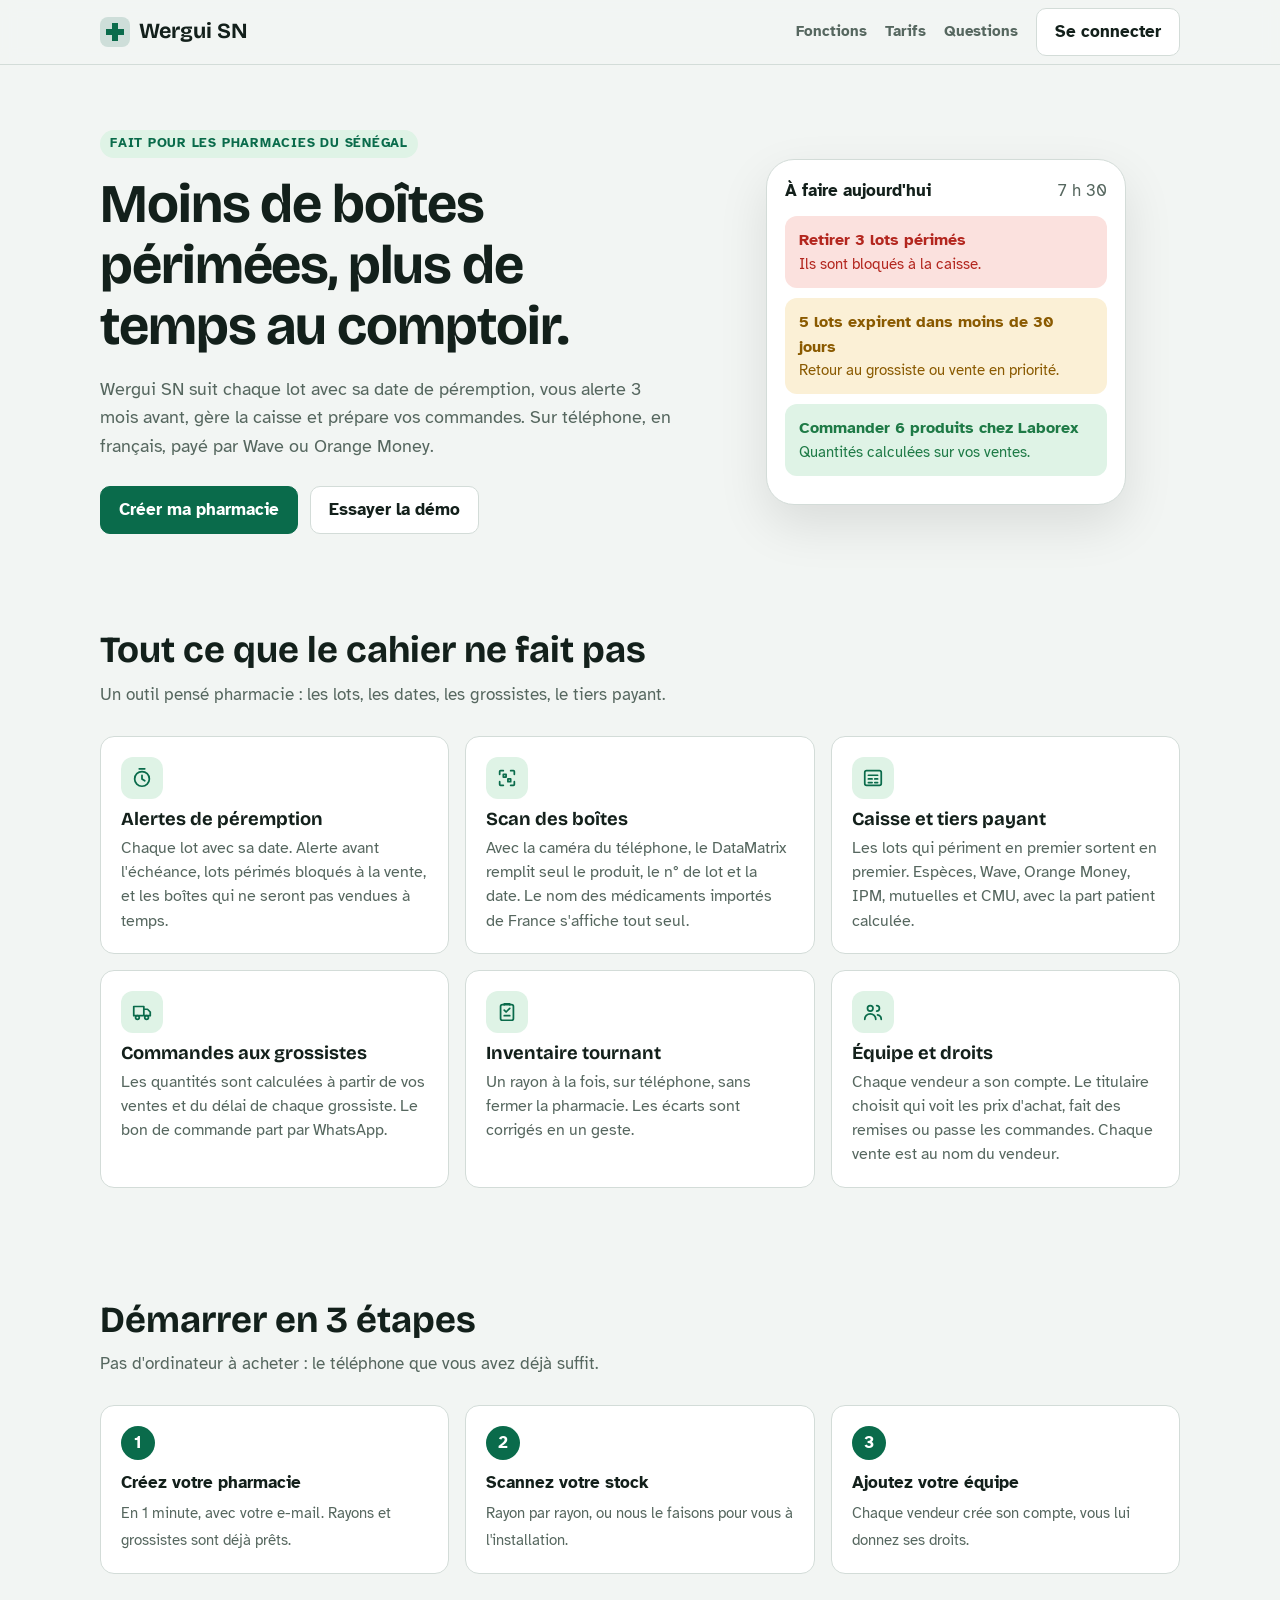
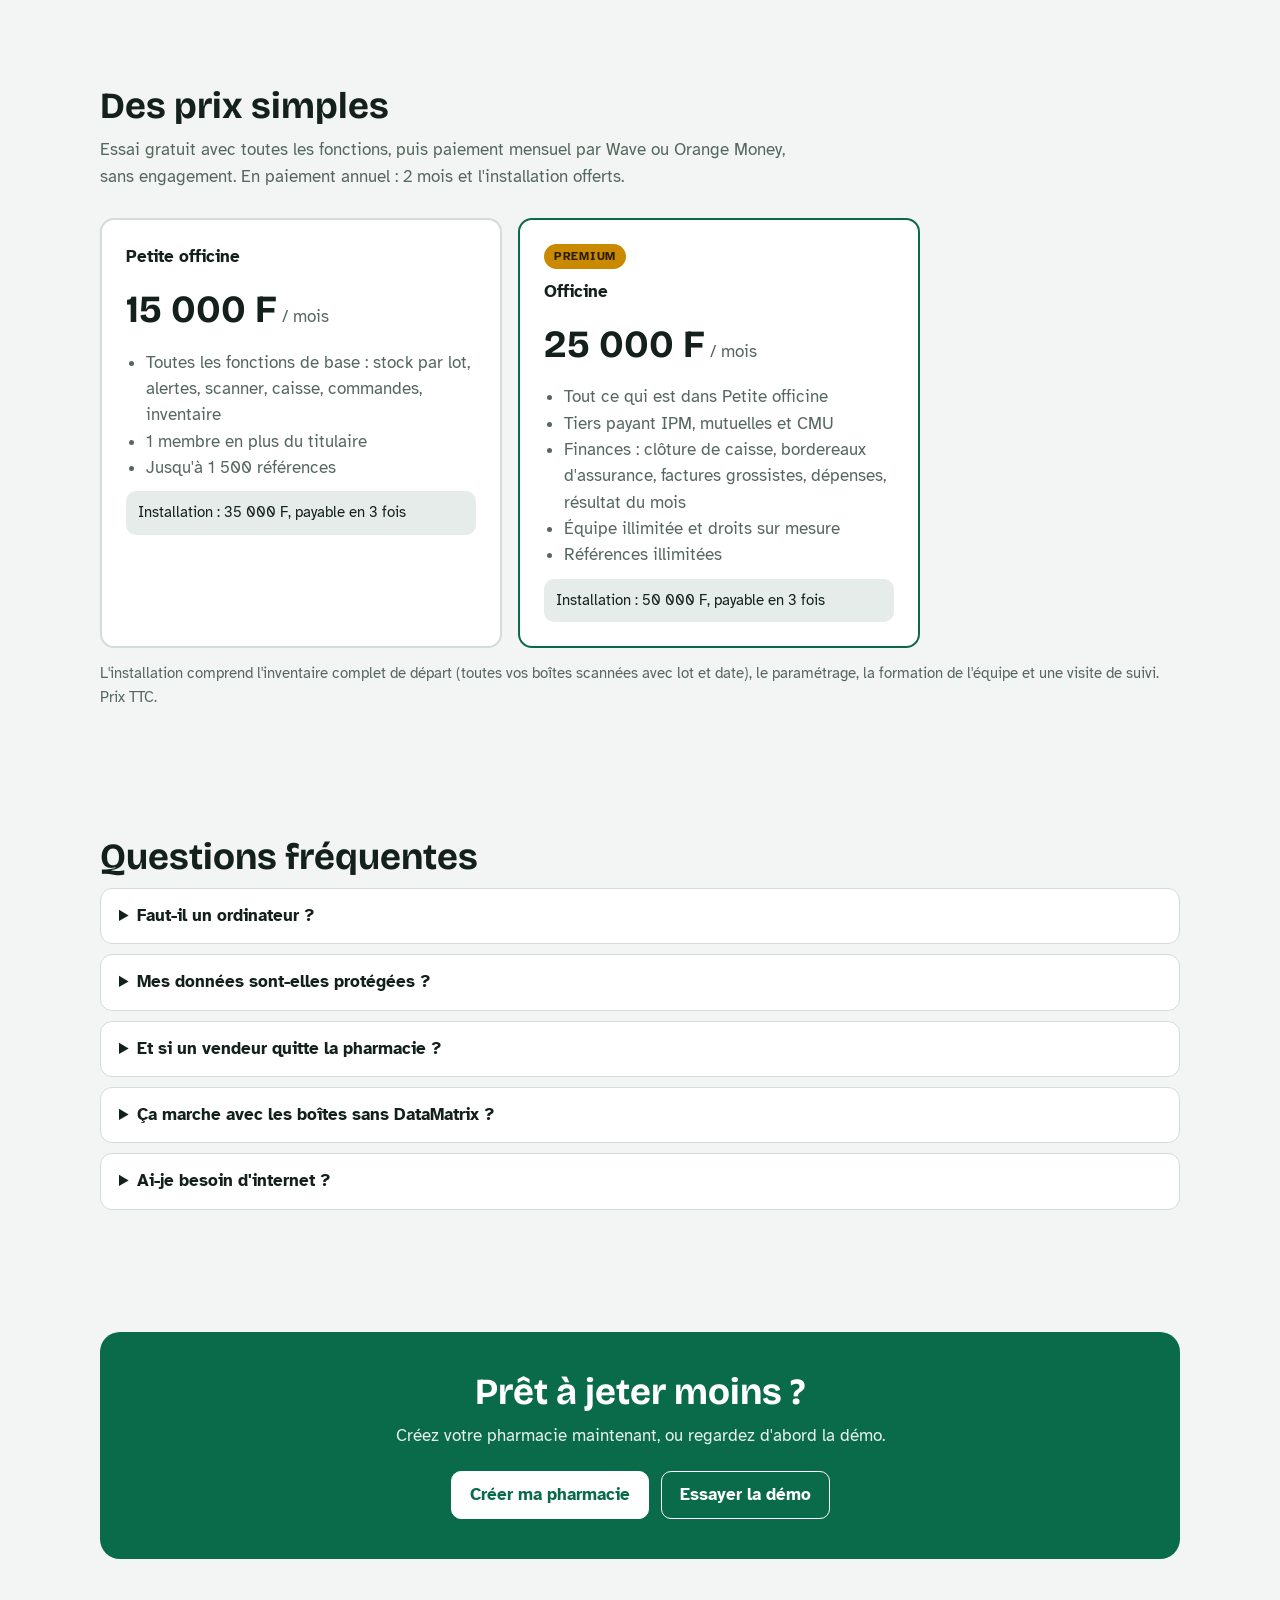
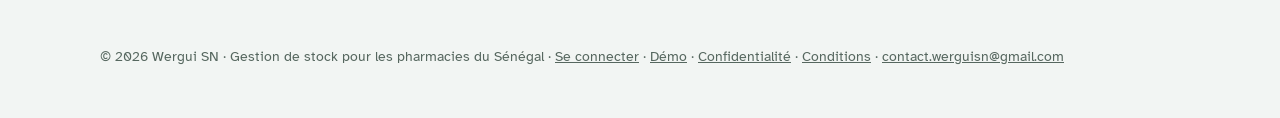
<file: index.html>
<!doctype html>
<html lang="fr">
<head>
<meta charset="utf-8">
<script>if(/github\.io$/.test(location.hostname))location.replace("https://werguisn.pages.dev"+location.pathname.replace(/^\/Wergui-SN/i,"")+location.search+location.hash)</script>
<meta name="viewport" content="width=device-width, initial-scale=1, viewport-fit=cover">
<title>Wergui SN Pharmacie</title>
<meta name="description" content="Wergui SN : le logiciel de gestion de stock pensé pour les pharmacies du Sénégal. Alertes de péremption, scan des boîtes, caisse, commandes. Payé par Wave ou Orange Money.">
<link rel="preconnect" href="https://fonts.googleapis.com">
<link rel="stylesheet" href="https://fonts.googleapis.com/css2?family=Bricolage+Grotesque:opsz,wght@12..96,500;12..96,700&family=Atkinson+Hyperlegible:wght@400;700&display=swap">
<style>
:root{--bg:#F2F5F3;--surface:#fff;--sunk:#E6ECE9;--line:#D3DCD8;--fg:#13201B;--muted:#56675F;--ink:#0A6B4B;--ink-fg:#fff;--acc:#C98A00;--acc-soft:#FBF0D6;--ok:#1E7A46;--ok-soft:#DFF3E6;--bad:#B3261E;--bad-soft:#FBE1DE;
  --display:"Bricolage Grotesque","Segoe UI",system-ui,sans-serif;--body:"Atkinson Hyperlegible","Segoe UI",system-ui,sans-serif;--r:14px}
@media (prefers-color-scheme:dark){:root:not([data-theme="light"]){--bg:#0E1513;--surface:#16211D;--sunk:#1E2B26;--line:#2C3C36;--fg:#E5EEEA;--muted:#98ACA4;--ink:#5CC99F;--ink-fg:#05201A;--acc:#F0B93A;--acc-soft:#3A2E10;--ok:#5BD18C;--ok-soft:#173826;--bad:#FF8A80;--bad-soft:#40201D;color-scheme:dark}}
:root[data-theme="dark"]{--bg:#0E1513;--surface:#16211D;--sunk:#1E2B26;--line:#2C3C36;--fg:#E5EEEA;--muted:#98ACA4;--ink:#5CC99F;--ink-fg:#05201A;--acc:#F0B93A;--acc-soft:#3A2E10;--ok:#5BD18C;--ok-soft:#173826;--bad:#FF8A80;--bad-soft:#40201D;color-scheme:dark}
*{box-sizing:border-box}html{scroll-behavior:smooth}
body{margin:0;background:var(--bg);color:var(--fg);font-family:var(--body);font-size:17px;line-height:1.55}
h1,h2,h3{font-family:var(--display);line-height:1.12;margin:0;text-wrap:balance}
a{color:inherit}
.wrap{max-width:1120px;margin:0 auto;padding:0 max(20px,env(safe-area-inset-left,0px))}
header.top{position:sticky;top:0;z-index:10;background:color-mix(in srgb,var(--bg) 92%,transparent);backdrop-filter:blur(8px);border-bottom:1px solid var(--line)}
header.top .wrap{display:flex;align-items:center;justify-content:space-between;gap:12px;height:64px}
.logo{display:flex;align-items:center;gap:9px;text-decoration:none;color:var(--ink)}
.logo b{font-family:var(--display);font-size:1.35rem;color:var(--fg)}
.btn{display:inline-flex;align-items:center;justify-content:center;gap:8px;min-height:46px;padding:10px 18px;border-radius:10px;font-weight:700;text-decoration:none;border:1px solid var(--line);background:var(--surface);color:var(--fg);white-space:nowrap}
.btn:hover{border-color:var(--ink)}.btn.pri{background:var(--ink);color:var(--ink-fg);border-color:var(--ink)}
.btn:focus-visible,a:focus-visible{outline:3px solid var(--acc);outline-offset:2px}
.links{display:flex;gap:18px;align-items:center}.links a.l{text-decoration:none;color:var(--muted);font-weight:700;font-size:.95rem}
.hero{padding-top:64px;padding-bottom:40px;display:grid;grid-template-columns:1.1fr .9fr;gap:40px;align-items:center}
.hero h1{font-size:clamp(2.1rem,4.6vw,3.4rem);letter-spacing:-.02em}
.hero p.lead{font-size:1.15rem;color:var(--muted);margin:18px 0 26px;max-width:36em}
.cta{display:flex;gap:12px;flex-wrap:wrap}
.tag{display:inline-block;font-size:.8rem;font-weight:700;letter-spacing:.06em;text-transform:uppercase;color:var(--ink);background:var(--ok-soft);padding:4px 10px;border-radius:99px;margin-bottom:16px}
.phone{background:var(--surface);border:1px solid var(--line);border-radius:28px;padding:18px;box-shadow:0 20px 50px rgba(0,0,0,.10);max-width:360px;justify-self:center;width:100%}
.phone .bar{display:flex;justify-content:space-between;align-items:center;margin-bottom:12px;font-weight:700}
.alert{border-radius:12px;padding:12px 14px;margin-bottom:10px;font-size:.92rem}
.alert b{display:block;font-size:1rem}
.alert.r{background:var(--bad-soft);color:var(--bad)}.alert.o{background:var(--acc-soft);color:#8a5a00}.alert.g{background:var(--ok-soft);color:var(--ok)}
:root[data-theme="dark"] .alert.o{color:var(--acc)}@media (prefers-color-scheme:dark){:root:not([data-theme="light"]) .alert.o{color:var(--acc)}}
section{padding:56px 0}section h2{font-size:clamp(1.6rem,3vw,2.3rem);margin-bottom:10px}
section p.sub{color:var(--muted);max-width:42em;margin:0 0 28px}
.grid3{display:grid;grid-template-columns:repeat(3,minmax(0,1fr));gap:16px}
.card{background:var(--surface);border:1px solid var(--line);border-radius:var(--r);padding:20px}
.card h3{font-size:1.15rem;margin:10px 0 6px}.card p{margin:0;color:var(--muted);font-size:.98rem}
.ic{width:42px;height:42px;border-radius:12px;display:grid;place-items:center;background:var(--ok-soft);color:var(--ink)}
.ic svg{width:22px;height:22px;fill:none;stroke:currentColor;stroke-width:1.9;stroke-linecap:round;stroke-linejoin:round}
.steps{counter-reset:s;display:grid;grid-template-columns:repeat(3,minmax(0,1fr));gap:16px;list-style:none;padding:0;margin:0}
.steps li{background:var(--surface);border:1px solid var(--line);border-radius:var(--r);padding:20px;counter-increment:s}
.steps li::before{content:counter(s);display:grid;place-items:center;width:34px;height:34px;border-radius:50%;background:var(--ink);color:var(--ink-fg);font-weight:700;margin-bottom:10px}
.steps b{display:block;font-size:1.05rem;margin-bottom:4px}.steps span{color:var(--muted);font-size:.96rem}
.plans{display:grid;grid-template-columns:repeat(2,minmax(0,1fr));gap:16px;max-width:820px}
.plan{background:var(--surface);border:2px solid var(--line);border-radius:var(--r);padding:24px;display:flex;flex-direction:column;gap:10px}
.plan.pop{border-color:var(--ink)}.plan .price{font-family:var(--display);font-size:2.4rem;font-weight:700}
.plan ul{margin:0;padding-left:20px;color:var(--muted)}.plan .inst{background:var(--sunk);border-radius:10px;padding:10px 12px;font-size:.95rem}
.pill{align-self:flex-start;font-size:.75rem;font-weight:700;text-transform:uppercase;letter-spacing:.06em;background:var(--acc);color:#2A1D00;padding:3px 10px;border-radius:99px}
.note{color:var(--muted);font-size:.95rem;margin-top:14px}
details{background:var(--surface);border:1px solid var(--line);border-radius:12px;padding:14px 18px;margin-bottom:10px}
summary{cursor:pointer;font-weight:700}details p{color:var(--muted);margin:10px 0 0}
.final{background:var(--ink);color:var(--ink-fg);border-radius:20px;padding:40px;text-align:center}
.final p{opacity:.9;margin:10px 0 22px}.final .btn{background:var(--ink-fg);color:var(--ink);border-color:var(--ink-fg)}
footer{padding:30px 0 50px;color:var(--muted);font-size:.9rem}
@media (max-width:860px){.hero{grid-template-columns:1fr;padding-top:36px}.grid3,.steps{grid-template-columns:1fr}.plans{grid-template-columns:1fr}.links a.l{display:none}}
</style>
</head>
<body>
<header class="top"><div class="wrap">
  <a class="logo" href="./"><svg width="30" height="30" viewBox="0 0 30 30" aria-hidden="true"><rect width="30" height="30" rx="8" fill="currentColor" opacity=".16"/><path d="M12 6h6v6h6v6h-6v6h-6v-6H6v-6h6z" fill="currentColor"/></svg><b>Wergui SN</b></a>
  <nav class="links" aria-label="Menu"><a class="l" href="#fonctions">Fonctions</a><a class="l" href="#tarifs">Tarifs</a><a class="l" href="#questions">Questions</a><a class="btn" href="app/">Se connecter</a></nav>
</div></header>

<main>
<div class="wrap hero">
  <div>
    <span class="tag">Fait pour les pharmacies du Sénégal</span>
    <h1>Moins de boîtes périmées, plus de temps au comptoir.</h1>
    <p class="lead">Wergui SN suit chaque lot avec sa date de péremption, vous alerte 3 mois avant, gère la caisse et prépare vos commandes. Sur téléphone, en français, payé par Wave ou Orange Money.</p>
    <div class="cta"><a class="btn pri" href="app/#creer">Créer ma pharmacie</a><a class="btn" href="demo/">Essayer la démo</a></div>
  </div>
  <div class="phone" aria-label="Exemple d'alertes Wergui SN">
    <div class="bar"><span>À faire aujourd'hui</span><span style="color:var(--muted);font-weight:400">7 h 30</span></div>
    <div class="alert r"><b>Retirer 3 lots périmés</b>Ils sont bloqués à la caisse.</div>
    <div class="alert o"><b>5 lots expirent dans moins de 30 jours</b>Retour au grossiste ou vente en priorité.</div>
    <div class="alert g"><b>Commander 6 produits chez Laborex</b>Quantités calculées sur vos ventes.</div>
  </div>
</div>

<section id="fonctions"><div class="wrap">
  <h2>Tout ce que le cahier ne fait pas</h2>
  <p class="sub">Un outil pensé pharmacie : les lots, les dates, les grossistes, le tiers payant.</p>
  <div class="grid3">
    <div class="card"><span class="ic"><svg viewBox="0 0 24 24"><circle cx="12" cy="13" r="8"/><path d="M12 9v4l3 2M9 2h6"/></svg></span><h3>Alertes de péremption</h3><p>Chaque lot avec sa date. Alerte avant l'échéance, lots périmés bloqués à la vente, et les boîtes qui ne seront pas vendues à temps.</p></div>
    <div class="card"><span class="ic"><svg viewBox="0 0 24 24"><path d="M4 8V5a1 1 0 0 1 1-1h3M16 4h3a1 1 0 0 1 1 1v3M20 16v3a1 1 0 0 1-1 1h-3M8 20H5a1 1 0 0 1-1-1v-3"/><path d="M8 8h3v3H8zM13 13h3v3h-3z"/></svg></span><h3>Scan des boîtes</h3><p>Avec la caméra du téléphone, le DataMatrix remplit seul le produit, le n° de lot et la date. Le nom des médicaments importés de France s'affiche tout seul.</p></div>
    <div class="card"><span class="ic"><svg viewBox="0 0 24 24"><rect x="3" y="4" width="18" height="16" rx="2"/><path d="M7 9h10M7 13h4M14 13h3M7 17h4M14 17h3"/></svg></span><h3>Caisse et tiers payant</h3><p>Les lots qui périment en premier sortent en premier. Espèces, Wave, Orange Money, IPM, mutuelles et CMU, avec la part patient calculée.</p></div>
    <div class="card"><span class="ic"><svg viewBox="0 0 24 24"><path d="M3 6h11v10H3zM14 9h4l3 3v4h-7"/><circle cx="7" cy="18" r="2"/><circle cx="17" cy="18" r="2"/></svg></span><h3>Commandes aux grossistes</h3><p>Les quantités sont calculées à partir de vos ventes et du délai de chaque grossiste. Le bon de commande part par WhatsApp.</p></div>
    <div class="card"><span class="ic"><svg viewBox="0 0 24 24"><rect x="5" y="4" width="14" height="17" rx="2"/><path d="M9 4V3h6v1M9 10l2 2 4-4M9 16h6"/></svg></span><h3>Inventaire tournant</h3><p>Un rayon à la fois, sur téléphone, sans fermer la pharmacie. Les écarts sont corrigés en un geste.</p></div>
    <div class="card"><span class="ic"><svg viewBox="0 0 24 24"><circle cx="9" cy="8" r="3"/><path d="M3 20a6 6 0 0 1 12 0M16 11a3 3 0 1 0 0-6M21 20a5 5 0 0 0-4-4.9"/></svg></span><h3>Équipe et droits</h3><p>Chaque vendeur a son compte. Le titulaire choisit qui voit les prix d'achat, fait des remises ou passe les commandes. Chaque vente est au nom du vendeur.</p></div>
  </div>
</div></section>

<section><div class="wrap">
  <h2>Démarrer en 3 étapes</h2>
  <p class="sub">Pas d'ordinateur à acheter : le téléphone que vous avez déjà suffit.</p>
  <ol class="steps">
    <li><b>Créez votre pharmacie</b><span>En 1 minute, avec votre e-mail. Rayons et grossistes sont déjà prêts.</span></li>
    <li><b>Scannez votre stock</b><span>Rayon par rayon, ou nous le faisons pour vous à l'installation.</span></li>
    <li><b>Ajoutez votre équipe</b><span>Chaque vendeur crée son compte, vous lui donnez ses droits.</span></li>
  </ol>
</div></section>

<section id="tarifs"><div class="wrap">
  <h2>Des prix simples</h2>
  <p class="sub">Essai gratuit avec toutes les fonctions, puis paiement mensuel par Wave ou Orange Money, sans engagement. En paiement annuel : 2 mois et l'installation offerts.</p>
  <div class="plans">
    <div class="plan"><b>Petite officine</b><div><span class="price">15 000 F</span> <span style="color:var(--muted)">/ mois</span></div><ul><li>Toutes les fonctions de base : stock par lot, alertes, scanner, caisse, commandes, inventaire</li><li>1 membre en plus du titulaire</li><li>Jusqu'à 1 500 références</li></ul><div class="inst">Installation : 35 000 F, payable en 3 fois</div></div>
    <div class="plan pop"><span class="pill">Premium</span><b>Officine</b><div><span class="price">25 000 F</span> <span style="color:var(--muted)">/ mois</span></div><ul><li>Tout ce qui est dans Petite officine</li><li>Tiers payant IPM, mutuelles et CMU</li><li>Finances : clôture de caisse, bordereaux d'assurance, factures grossistes, dépenses, résultat du mois</li><li>Équipe illimitée et droits sur mesure</li><li>Références illimitées</li></ul><div class="inst">Installation : 50 000 F, payable en 3 fois</div></div>
  </div>
  <p class="note">L'installation comprend l'inventaire complet de départ (toutes vos boîtes scannées avec lot et date), le paramétrage, la formation de l'équipe et une visite de suivi. Prix TTC.</p>
</div></section>

<section id="questions"><div class="wrap">
  <h2>Questions fréquentes</h2>
  <details><summary>Faut-il un ordinateur ?</summary><p>Non. Wergui SN fonctionne sur téléphone, tablette ou ordinateur, dans le navigateur. Rien à installer.</p></details>
  <details><summary>Mes données sont-elles protégées ?</summary><p>Chaque pharmacie a son espace séparé. Personne d'autre ne peut voir votre stock ni vos ventes, et dans votre équipe chacun ne voit que ce que vous autorisez.</p></details>
  <details><summary>Et si un vendeur quitte la pharmacie ?</summary><p>Vous désactivez son compte en un geste. Il n'a plus accès, et son historique de ventes reste.</p></details>
  <details><summary>Ça marche avec les boîtes sans DataMatrix ?</summary><p>Oui : le code-barres simple donne le produit, et vous saisissez le lot et la date. Pour un produit inconnu, vous le créez une fois, et Wergui SN retient son code.</p></details>
  <details><summary>Ai-je besoin d'internet ?</summary><p>Oui, une connexion internet (même celle du téléphone) est nécessaire pour enregistrer les ventes et le stock.</p></details>
</div></section>

<section><div class="wrap"><div class="final">
  <h2>Prêt à jeter moins ?</h2>
  <p>Créez votre pharmacie maintenant, ou regardez d'abord la démo.</p>
  <div class="cta" style="justify-content:center"><a class="btn" href="app/#creer">Créer ma pharmacie</a><a class="btn" href="demo/" style="background:transparent;color:var(--ink-fg);border-color:var(--ink-fg)">Essayer la démo</a></div>
</div></div></section>
</main>
<footer><div class="wrap">© 2026 Wergui SN · Gestion de stock pour les pharmacies du Sénégal · <a href="app/">Se connecter</a> · <a href="demo/">Démo</a> · <a href="confidentialite/">Confidentialité</a> · <a href="conditions/">Conditions</a> · <a href="mailto:contact.werguisn@gmail.com">contact.werguisn@gmail.com</a></div></footer>
</body>
</html>
</file>
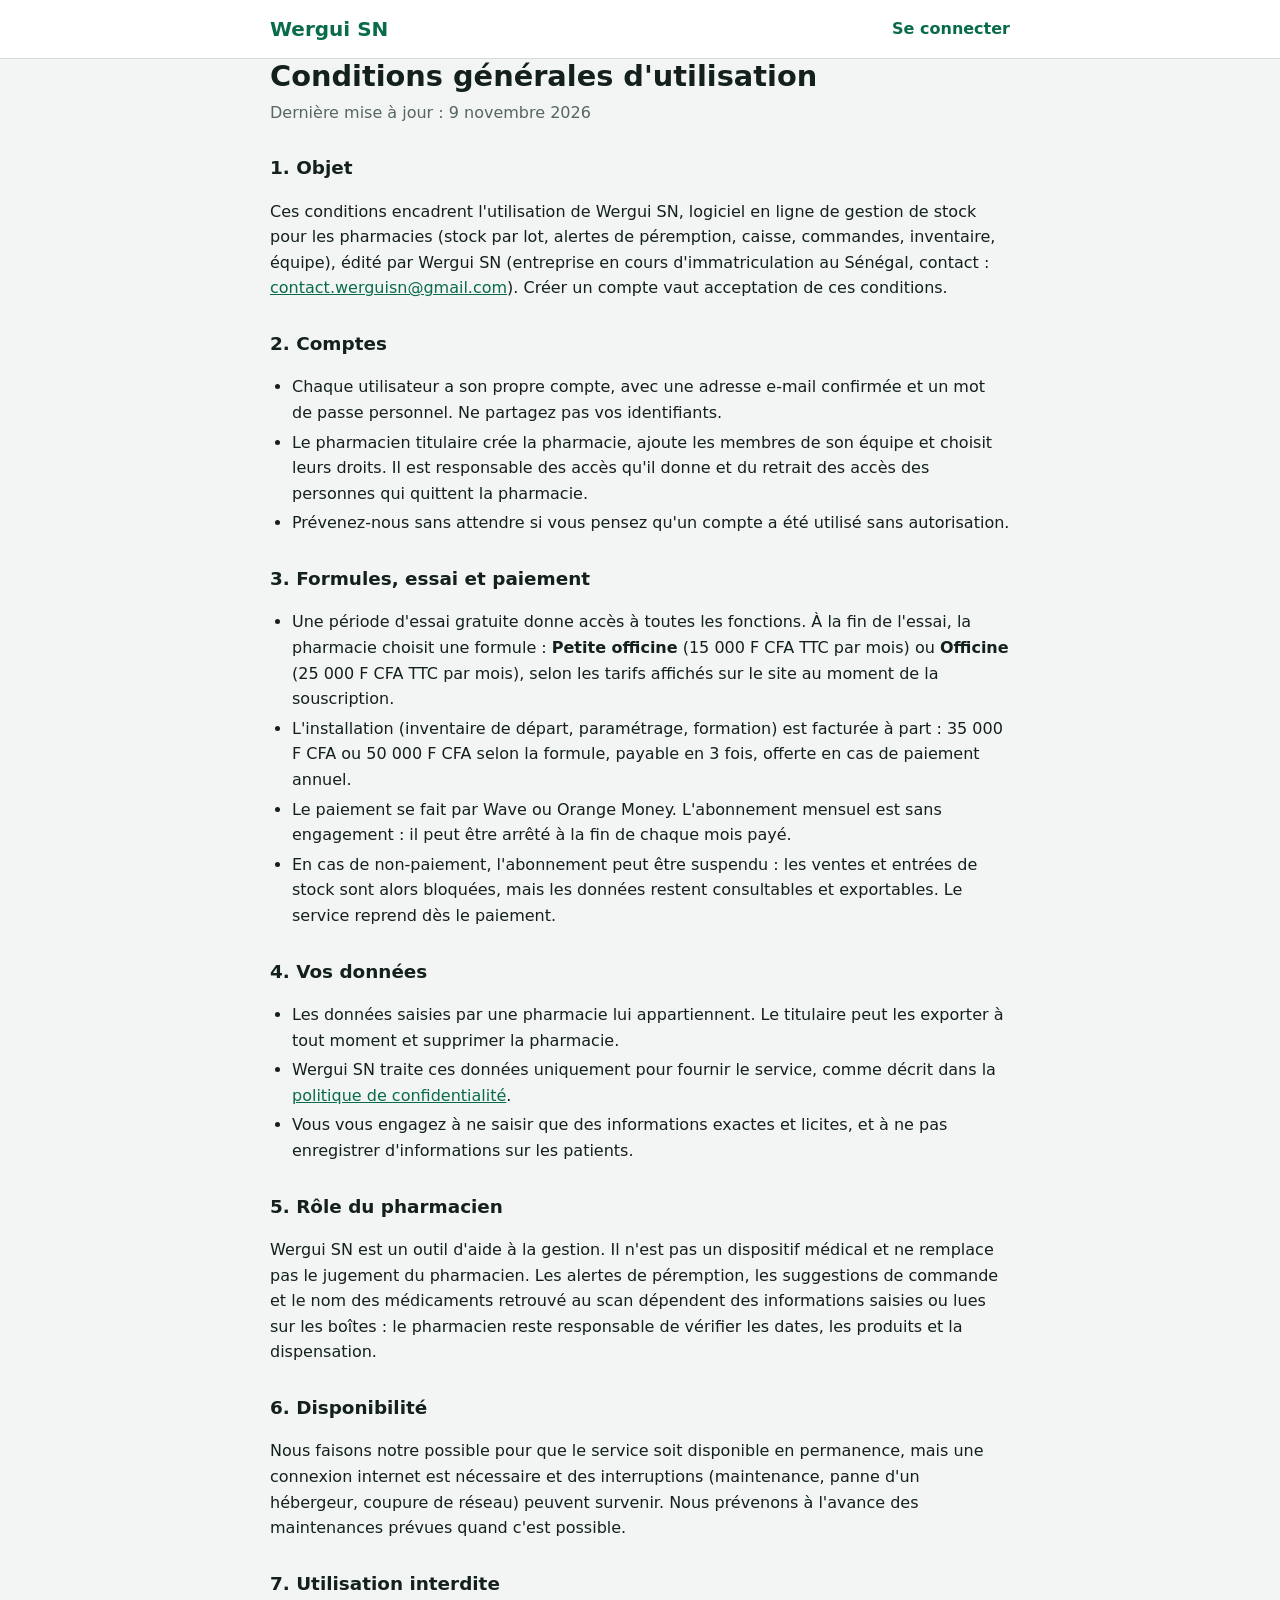
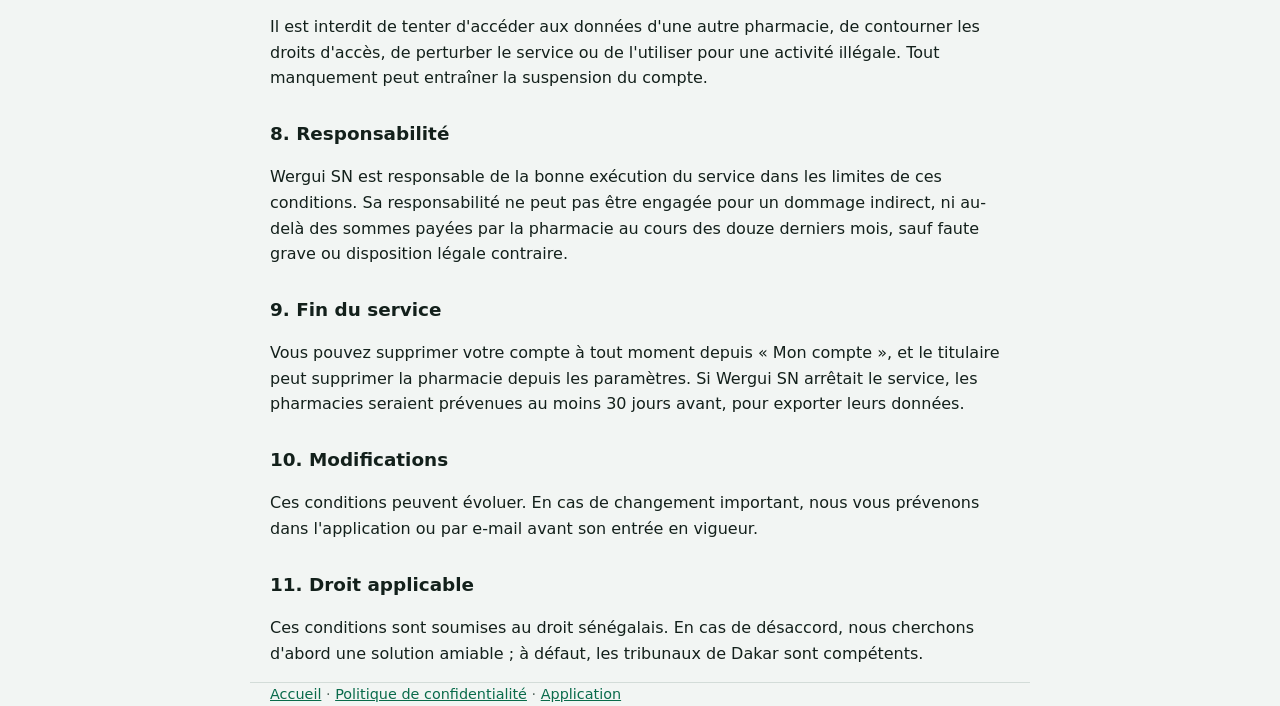
<file: conditions/index.html>
<!doctype html>
<html lang="fr">
<head>
<meta charset="utf-8">
<script>if(/github\.io$/.test(location.hostname))location.replace("https://werguisn.pages.dev"+location.pathname.replace(/^\/Wergui-SN/i,"")+location.search+location.hash)</script>
<meta name="viewport" content="width=device-width, initial-scale=1">
<title>Conditions Wergui SN</title>
<meta name="description" content="Conditions générales d'utilisation de Wergui SN, logiciel de gestion de stock pour les pharmacies du Sénégal.">
<link rel="stylesheet" href="../legal.css">
</head>
<body>
<header><div class="wrap"><a class="logo" href="../">Wergui SN</a><a href="../app/">Se connecter</a></div></header>
<main class="wrap">
<h1>Conditions générales d'utilisation</h1>
<p class="maj">Dernière mise à jour : 9 novembre 2026</p>

<h2>1. Objet</h2>
<p>Ces conditions encadrent l'utilisation de Wergui SN, logiciel en ligne de gestion de stock pour les pharmacies (stock par lot, alertes de péremption, caisse, commandes, inventaire, équipe), édité par Wergui SN (entreprise en cours d'immatriculation au Sénégal, contact : <a href="mailto:contact.werguisn@gmail.com">contact.werguisn@gmail.com</a>). Créer un compte vaut acceptation de ces conditions.</p>

<h2>2. Comptes</h2>
<ul>
<li>Chaque utilisateur a son propre compte, avec une adresse e-mail confirmée et un mot de passe personnel. Ne partagez pas vos identifiants.</li>
<li>Le pharmacien titulaire crée la pharmacie, ajoute les membres de son équipe et choisit leurs droits. Il est responsable des accès qu'il donne et du retrait des accès des personnes qui quittent la pharmacie.</li>
<li>Prévenez-nous sans attendre si vous pensez qu'un compte a été utilisé sans autorisation.</li>
</ul>

<h2>3. Formules, essai et paiement</h2>
<ul>
<li>Une période d'essai gratuite donne accès à toutes les fonctions. À la fin de l'essai, la pharmacie choisit une formule : <b>Petite officine</b> (15 000 F CFA TTC par mois) ou <b>Officine</b> (25 000 F CFA TTC par mois), selon les tarifs affichés sur le site au moment de la souscription.</li>
<li>L'installation (inventaire de départ, paramétrage, formation) est facturée à part : 35 000 F CFA ou 50 000 F CFA selon la formule, payable en 3 fois, offerte en cas de paiement annuel.</li>
<li>Le paiement se fait par Wave ou Orange Money. L'abonnement mensuel est sans engagement : il peut être arrêté à la fin de chaque mois payé.</li>
<li>En cas de non-paiement, l'abonnement peut être suspendu : les ventes et entrées de stock sont alors bloquées, mais les données restent consultables et exportables. Le service reprend dès le paiement.</li>
</ul>

<h2>4. Vos données</h2>
<ul>
<li>Les données saisies par une pharmacie lui appartiennent. Le titulaire peut les exporter à tout moment et supprimer la pharmacie.</li>
<li>Wergui SN traite ces données uniquement pour fournir le service, comme décrit dans la <a href="../confidentialite/">politique de confidentialité</a>.</li>
<li>Vous vous engagez à ne saisir que des informations exactes et licites, et à ne pas enregistrer d'informations sur les patients.</li>
</ul>

<h2>5. Rôle du pharmacien</h2>
<p>Wergui SN est un outil d'aide à la gestion. Il n'est pas un dispositif médical et ne remplace pas le jugement du pharmacien. Les alertes de péremption, les suggestions de commande et le nom des médicaments retrouvé au scan dépendent des informations saisies ou lues sur les boîtes : le pharmacien reste responsable de vérifier les dates, les produits et la dispensation.</p>

<h2>6. Disponibilité</h2>
<p>Nous faisons notre possible pour que le service soit disponible en permanence, mais une connexion internet est nécessaire et des interruptions (maintenance, panne d'un hébergeur, coupure de réseau) peuvent survenir. Nous prévenons à l'avance des maintenances prévues quand c'est possible.</p>

<h2>7. Utilisation interdite</h2>
<p>Il est interdit de tenter d'accéder aux données d'une autre pharmacie, de contourner les droits d'accès, de perturber le service ou de l'utiliser pour une activité illégale. Tout manquement peut entraîner la suspension du compte.</p>

<h2>8. Responsabilité</h2>
<p>Wergui SN est responsable de la bonne exécution du service dans les limites de ces conditions. Sa responsabilité ne peut pas être engagée pour un dommage indirect, ni au-delà des sommes payées par la pharmacie au cours des douze derniers mois, sauf faute grave ou disposition légale contraire.</p>

<h2>9. Fin du service</h2>
<p>Vous pouvez supprimer votre compte à tout moment depuis « Mon compte », et le titulaire peut supprimer la pharmacie depuis les paramètres. Si Wergui SN arrêtait le service, les pharmacies seraient prévenues au moins 30 jours avant, pour exporter leurs données.</p>

<h2>10. Modifications</h2>
<p>Ces conditions peuvent évoluer. En cas de changement important, nous vous prévenons dans l'application ou par e-mail avant son entrée en vigueur.</p>

<h2>11. Droit applicable</h2>
<p>Ces conditions sont soumises au droit sénégalais. En cas de désaccord, nous cherchons d'abord une solution amiable ; à défaut, les tribunaux de Dakar sont compétents.</p>
</main>
<footer class="wrap"><a href="../">Accueil</a> · <a href="../confidentialite/">Politique de confidentialité</a> · <a href="../app/">Application</a></footer>
</body>
</html>
</file>
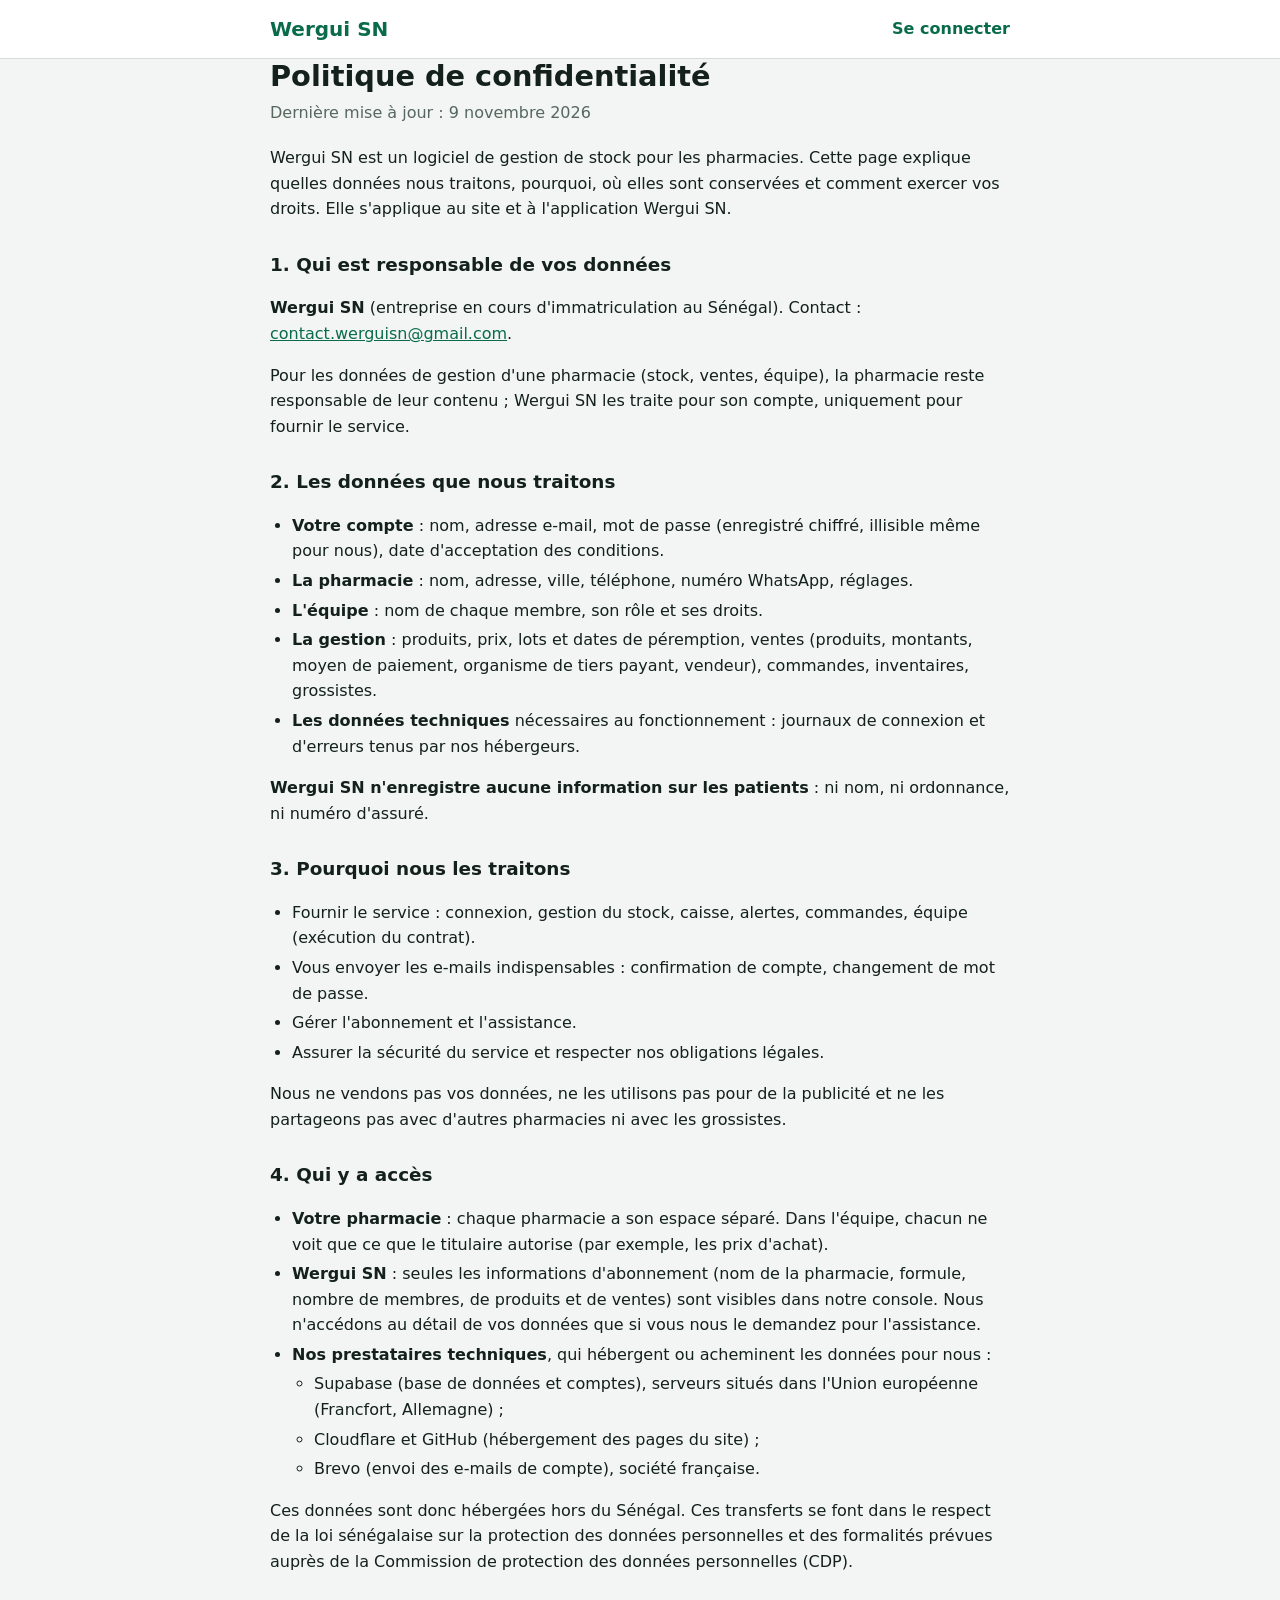
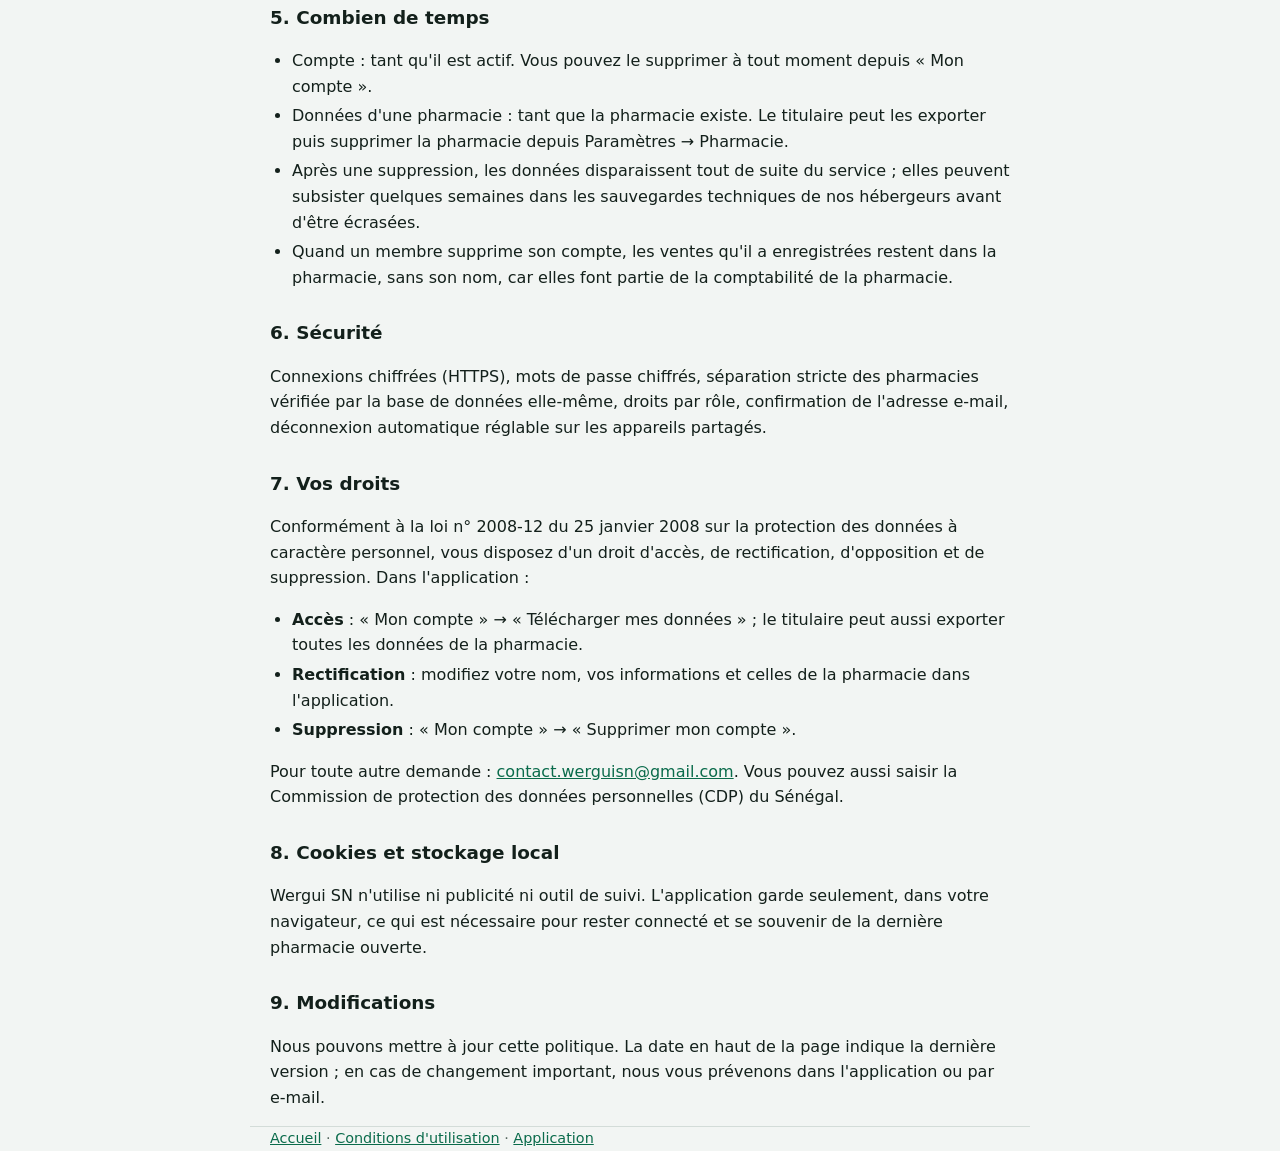
<file: confidentialite/index.html>
<!doctype html>
<html lang="fr">
<head>
<meta charset="utf-8">
<script>if(/github\.io$/.test(location.hostname))location.replace("https://werguisn.pages.dev"+location.pathname.replace(/^\/Wergui-SN/i,"")+location.search+location.hash)</script>
<meta name="viewport" content="width=device-width, initial-scale=1">
<title>Confidentialité Wergui SN</title>
<meta name="description" content="Politique de confidentialité de Wergui SN : quelles données sont collectées, pourquoi, où elles sont hébergées et quels sont vos droits.">
<link rel="stylesheet" href="../legal.css">
</head>
<body>
<header><div class="wrap"><a class="logo" href="../">Wergui SN</a><a href="../app/">Se connecter</a></div></header>
<main class="wrap">
<h1>Politique de confidentialité</h1>
<p class="maj">Dernière mise à jour : 9 novembre 2026</p>

<p>Wergui SN est un logiciel de gestion de stock pour les pharmacies. Cette page explique quelles données nous traitons, pourquoi, où elles sont conservées et comment exercer vos droits. Elle s'applique au site et à l'application Wergui SN.</p>

<h2>1. Qui est responsable de vos données</h2>
<p><b>Wergui SN</b> (entreprise en cours d'immatriculation au Sénégal). Contact : <a href="mailto:contact.werguisn@gmail.com">contact.werguisn@gmail.com</a>.</p>
<p>Pour les données de gestion d'une pharmacie (stock, ventes, équipe), la pharmacie reste responsable de leur contenu ; Wergui SN les traite pour son compte, uniquement pour fournir le service.</p>

<h2>2. Les données que nous traitons</h2>
<ul>
<li><b>Votre compte</b> : nom, adresse e-mail, mot de passe (enregistré chiffré, illisible même pour nous), date d'acceptation des conditions.</li>
<li><b>La pharmacie</b> : nom, adresse, ville, téléphone, numéro WhatsApp, réglages.</li>
<li><b>L'équipe</b> : nom de chaque membre, son rôle et ses droits.</li>
<li><b>La gestion</b> : produits, prix, lots et dates de péremption, ventes (produits, montants, moyen de paiement, organisme de tiers payant, vendeur), commandes, inventaires, grossistes.</li>
<li><b>Les données techniques</b> nécessaires au fonctionnement : journaux de connexion et d'erreurs tenus par nos hébergeurs.</li>
</ul>
<p><b>Wergui SN n'enregistre aucune information sur les patients</b> : ni nom, ni ordonnance, ni numéro d'assuré.</p>

<h2>3. Pourquoi nous les traitons</h2>
<ul>
<li>Fournir le service : connexion, gestion du stock, caisse, alertes, commandes, équipe (exécution du contrat).</li>
<li>Vous envoyer les e-mails indispensables : confirmation de compte, changement de mot de passe.</li>
<li>Gérer l'abonnement et l'assistance.</li>
<li>Assurer la sécurité du service et respecter nos obligations légales.</li>
</ul>
<p>Nous ne vendons pas vos données, ne les utilisons pas pour de la publicité et ne les partageons pas avec d'autres pharmacies ni avec les grossistes.</p>

<h2>4. Qui y a accès</h2>
<ul>
<li><b>Votre pharmacie</b> : chaque pharmacie a son espace séparé. Dans l'équipe, chacun ne voit que ce que le titulaire autorise (par exemple, les prix d'achat).</li>
<li><b>Wergui SN</b> : seules les informations d'abonnement (nom de la pharmacie, formule, nombre de membres, de produits et de ventes) sont visibles dans notre console. Nous n'accédons au détail de vos données que si vous nous le demandez pour l'assistance.</li>
<li><b>Nos prestataires techniques</b>, qui hébergent ou acheminent les données pour nous :
  <ul>
  <li>Supabase (base de données et comptes), serveurs situés dans l'Union européenne (Francfort, Allemagne) ;</li>
  <li>Cloudflare et GitHub (hébergement des pages du site) ;</li>
  <li>Brevo (envoi des e-mails de compte), société française.</li>
  </ul>
</li>
</ul>
<p>Ces données sont donc hébergées hors du Sénégal. Ces transferts se font dans le respect de la loi sénégalaise sur la protection des données personnelles et des formalités prévues auprès de la Commission de protection des données personnelles (CDP).</p>

<h2>5. Combien de temps</h2>
<ul>
<li>Compte : tant qu'il est actif. Vous pouvez le supprimer à tout moment depuis « Mon compte ».</li>
<li>Données d'une pharmacie : tant que la pharmacie existe. Le titulaire peut les exporter puis supprimer la pharmacie depuis Paramètres → Pharmacie.</li>
<li>Après une suppression, les données disparaissent tout de suite du service ; elles peuvent subsister quelques semaines dans les sauvegardes techniques de nos hébergeurs avant d'être écrasées.</li>
<li>Quand un membre supprime son compte, les ventes qu'il a enregistrées restent dans la pharmacie, sans son nom, car elles font partie de la comptabilité de la pharmacie.</li>
</ul>

<h2>6. Sécurité</h2>
<p>Connexions chiffrées (HTTPS), mots de passe chiffrés, séparation stricte des pharmacies vérifiée par la base de données elle-même, droits par rôle, confirmation de l'adresse e-mail, déconnexion automatique réglable sur les appareils partagés.</p>

<h2>7. Vos droits</h2>
<p>Conformément à la loi n° 2008-12 du 25 janvier 2008 sur la protection des données à caractère personnel, vous disposez d'un droit d'accès, de rectification, d'opposition et de suppression. Dans l'application :</p>
<ul>
<li><b>Accès</b> : « Mon compte » → « Télécharger mes données » ; le titulaire peut aussi exporter toutes les données de la pharmacie.</li>
<li><b>Rectification</b> : modifiez votre nom, vos informations et celles de la pharmacie dans l'application.</li>
<li><b>Suppression</b> : « Mon compte » → « Supprimer mon compte ».</li>
</ul>
<p>Pour toute autre demande : <a href="mailto:contact.werguisn@gmail.com">contact.werguisn@gmail.com</a>. Vous pouvez aussi saisir la Commission de protection des données personnelles (CDP) du Sénégal.</p>

<h2>8. Cookies et stockage local</h2>
<p>Wergui SN n'utilise ni publicité ni outil de suivi. L'application garde seulement, dans votre navigateur, ce qui est nécessaire pour rester connecté et se souvenir de la dernière pharmacie ouverte.</p>

<h2>9. Modifications</h2>
<p>Nous pouvons mettre à jour cette politique. La date en haut de la page indique la dernière version ; en cas de changement important, nous vous prévenons dans l'application ou par e-mail.</p>
</main>
<footer class="wrap"><a href="../">Accueil</a> · <a href="../conditions/">Conditions d'utilisation</a> · <a href="../app/">Application</a></footer>
</body>
</html>
</file>
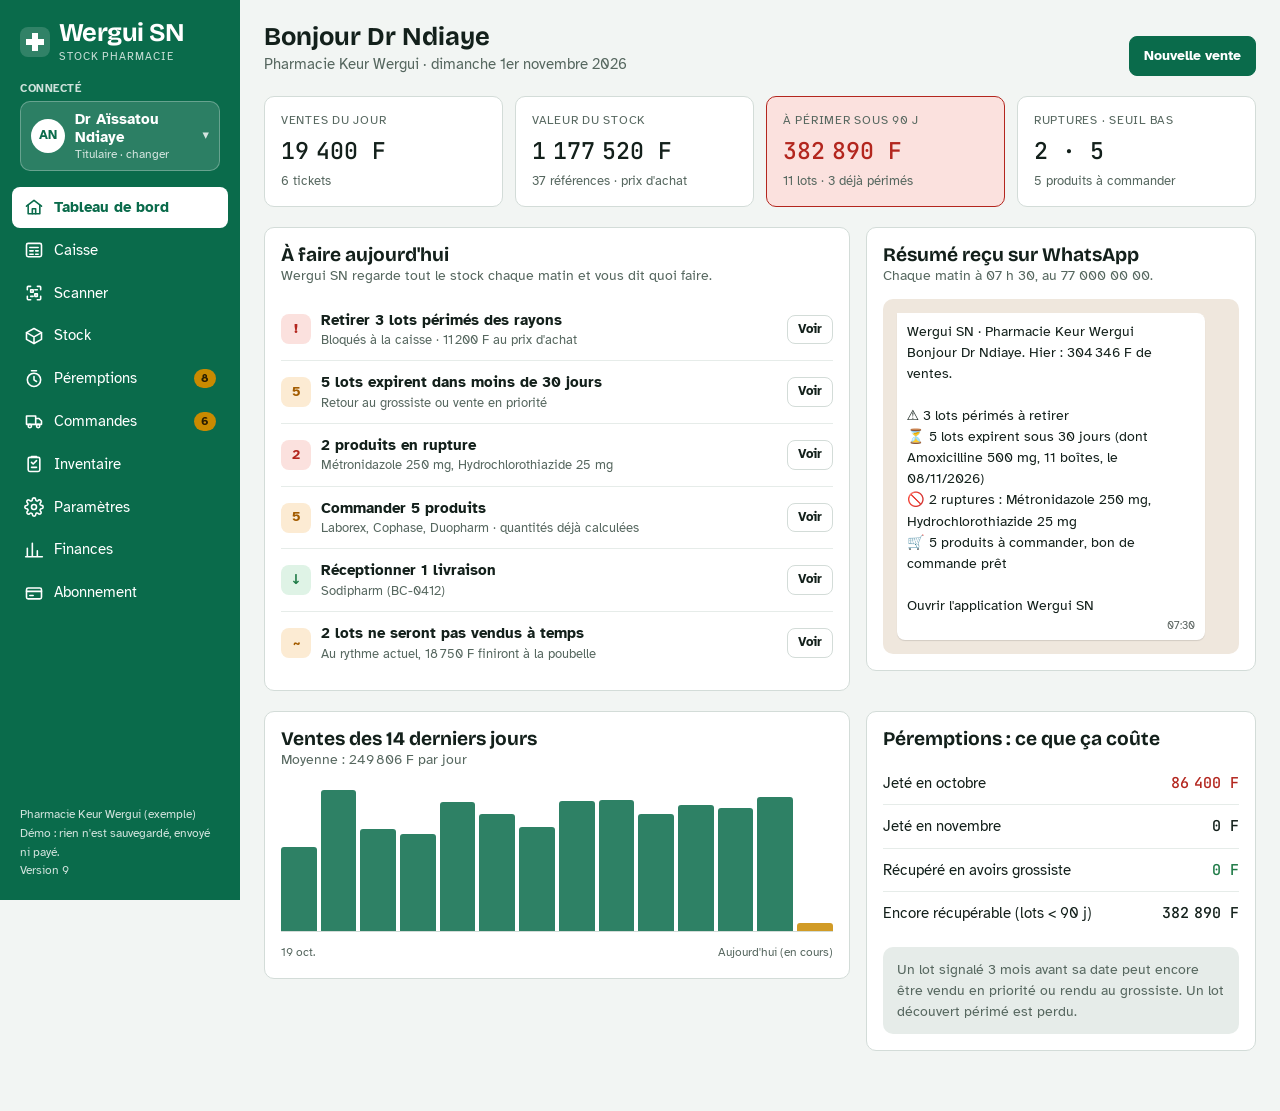
<file: demo/index.html>
<!doctype html>
<html lang="fr">
<head>
<meta charset="utf-8">
<script>if(/github\.io$/.test(location.hostname))location.replace("https://werguisn.pages.dev"+location.pathname.replace(/^\/Wergui-SN/i,"")+location.search+location.hash)</script>
<meta name="viewport" content="width=device-width, initial-scale=1, viewport-fit=cover">
<title>Wergui SN Pharmacie</title>
<meta name="description" content="Démo de Wergui SN : gestion de stock pour les pharmacies. Alertes de péremption, caisse, suggestions de commande, inventaire. En français, payé en Mobile Money.">
<meta name="claude:viewport-fit-sides" content="cover">
<link rel="preconnect" href="https://fonts.googleapis.com">
<link rel="stylesheet" href="https://fonts.googleapis.com/css2?family=Bricolage+Grotesque:opsz,wght@12..96,500;12..96,700&family=Atkinson+Hyperlegible:wght@400;700&family=JetBrains+Mono:wght@500&display=swap">
<style>
/* Mise en page : logiciel de gestion — barre latérale (rôle + navigation) + zone de travail ; sur téléphone, onglets défilants en haut */
:root{
  --bg:#F2F5F3; --surface:#FFFFFF; --sunk:#E6ECE9; --line:#D3DCD8;
  --fg:#13201B; --muted:#56675F;
  --ink:#0A6B4B; --ink-fg:#FFFFFF; --acc:#C98A00; --acc-soft:#FBF0D6;
  --ok:#1E7A46; --ok-soft:#DFF3E6; --warn:#A35C00; --warn-soft:#FCEBD3; --bad:#B3261E; --bad-soft:#FBE1DE;
  --wa:#DCF8C6; --wa-fg:#111B21; --wa-bg:#EFE7DD;
  --display:"Bricolage Grotesque", "Segoe UI", system-ui, sans-serif;
  --body:"Atkinson Hyperlegible", "Segoe UI", system-ui, sans-serif;
  --mono:"JetBrains Mono", ui-monospace, Consolas, monospace;
  --r:10px;
}
@media (prefers-color-scheme: dark){:root:not([data-theme="light"]){
  --bg:#0E1513; --surface:#16211D; --sunk:#1E2B26; --line:#2C3C36;
  --fg:#E5EEEA; --muted:#98ACA4;
  --ink:#5CC99F; --ink-fg:#05201A; --acc:#F0B93A; --acc-soft:#3A2E10;
  --ok:#5BD18C; --ok-soft:#173826; --warn:#F2A54A; --warn-soft:#3B2810; --bad:#FF8A80; --bad-soft:#40201D;
  --wa:#005C4B; --wa-fg:#E9EDEF; --wa-bg:#0B141A; color-scheme:dark}}
:root[data-theme="dark"]{
  --bg:#0E1513; --surface:#16211D; --sunk:#1E2B26; --line:#2C3C36;
  --fg:#E5EEEA; --muted:#98ACA4;
  --ink:#5CC99F; --ink-fg:#05201A; --acc:#F0B93A; --acc-soft:#3A2E10;
  --ok:#5BD18C; --ok-soft:#173826; --warn:#F2A54A; --warn-soft:#3B2810; --bad:#FF8A80; --bad-soft:#40201D;
  --wa:#005C4B; --wa-fg:#E9EDEF; --wa-bg:#0B141A; color-scheme:dark}
*{box-sizing:border-box}
html,body{height:100%}
body{margin:0;background:var(--bg);color:var(--fg);font-family:var(--body);font-size:15px;line-height:1.5}
h1,h2,h3{font-family:var(--display);font-weight:700;line-height:1.15;text-wrap:balance;margin:0}
h1{font-size:1.6rem} h2{font-size:1.2rem} h3{font-size:1rem}
p{margin:0}
.num{font-family:var(--mono);font-variant-numeric:tabular-nums;font-weight:500}
button,input,select,textarea{font:inherit;color:inherit}
:focus-visible{outline:3px solid var(--acc);outline-offset:2px}
.app{display:grid;grid-template-columns:240px minmax(0,1fr);min-height:100%}
.side{background:var(--ink);color:var(--ink-fg);padding:20px 12px;display:flex;flex-direction:column;gap:16px;position:sticky;top:0;height:100vh;overflow-y:auto}
.brand{display:flex;align-items:center;gap:9px;padding:0 8px}
.brand svg{flex:none}
.brand b{font-family:var(--display);font-size:1.6rem;letter-spacing:-.02em;line-height:1}
.brand small{display:block;opacity:.78;font-size:.7rem;letter-spacing:.08em;text-transform:uppercase}
.role{display:flex;flex-direction:column;gap:4px;padding:0 8px}
.role label{font-size:.7rem;letter-spacing:.08em;text-transform:uppercase;opacity:.8}
.who{all:unset;box-sizing:border-box;cursor:pointer;display:flex;align-items:center;gap:10px;width:100%;padding:8px 10px;border-radius:10px;background:color-mix(in srgb,var(--ink-fg) 14%,transparent);border:1px solid color-mix(in srgb,var(--ink-fg) 28%,transparent)}
.who:hover{background:color-mix(in srgb,var(--ink-fg) 22%,transparent)}
.who:focus-visible{outline:3px solid var(--acc)}
.who .av{width:34px;height:34px;font-size:.8rem;background:var(--ink-fg);color:var(--ink)}
.who .nm{flex:1;min-width:0;line-height:1.25}
.who .nm b{display:block;font-size:.92rem;overflow-wrap:anywhere}
.who .nm small{display:block;font-size:.76rem;opacity:.8}
.who .chev{flex:none;opacity:.8;font-size:.8rem}
.pick{all:unset;box-sizing:border-box;cursor:pointer;display:flex;align-items:center;gap:12px;width:100%;padding:12px;border-radius:12px;border:1px solid var(--line);background:var(--surface)}
.pick:hover{border-color:var(--ink)} .pick:focus-visible{outline:3px solid var(--acc)}
.pick[aria-current="true"]{border-color:var(--ink);box-shadow:0 0 0 2px color-mix(in srgb,var(--ink) 25%,transparent)}
.pick .nm{flex:1;min-width:0} .pick .nm small{display:block;color:var(--muted);font-size:.82rem}
.nav{display:flex;flex-direction:column;gap:2px}
.nav button{all:unset;cursor:pointer;padding:9px 12px;border-radius:8px;display:flex;justify-content:space-between;align-items:center;gap:8px;font-size:.95rem}
.nav button:hover{background:color-mix(in srgb,var(--ink-fg) 12%,transparent)}
.nav button[aria-current="page"]{background:var(--ink-fg);color:var(--ink);font-weight:700}
.nav button:focus-visible{outline:3px solid var(--acc)}
.nav .pill{font-size:.72rem;padding:1px 7px;border-radius:99px;background:var(--acc);color:#2A1D00;font-weight:700}
.side .foot{margin-top:auto;font-size:.78rem;opacity:.82;padding:0 8px}
main{padding-block:22px 60px;padding-left:max(24px,env(safe-area-inset-left,0px));padding-right:max(24px,env(safe-area-inset-right,0px));min-width:0;display:flex;flex-direction:column;gap:20px;max-width:1240px}
.top{display:flex;flex-wrap:wrap;gap:12px;justify-content:space-between;align-items:flex-end}
.top p{margin-top:2px;color:var(--muted)}
.row{display:flex;flex-wrap:wrap;gap:10px;align-items:center}
.btn{cursor:pointer;border:1px solid var(--line);background:var(--surface);padding:8px 14px;border-radius:8px;font-weight:700;font-size:.9rem;white-space:nowrap}
.btn:hover{border-color:var(--ink)}
.btn.pri{background:var(--ink);color:var(--ink-fg);border-color:var(--ink)}
.btn.wa{background:#1FA855;color:#fff;border-color:#1FA855}
.btn.bad{color:var(--bad)}
.btn.sm{padding:4px 10px;font-size:.82rem}
.btn:disabled{opacity:.5;cursor:default}
.kpis{display:grid;grid-template-columns:repeat(4,minmax(0,1fr));gap:12px}
.kpi{background:var(--surface);border:1px solid var(--line);border-radius:var(--r);padding:14px 16px;display:flex;flex-direction:column;gap:4px;text-align:left}
button.kpi{cursor:pointer;font:inherit;color:inherit}
button.kpi:hover{border-color:var(--ink)}
.kpi span{font-size:.78rem;color:var(--muted);text-transform:uppercase;letter-spacing:.06em}
.kpi b{font-size:1.45rem}
.kpi em{font-style:normal;font-size:.82rem;color:var(--muted)}
.kpi.alert{border-color:var(--bad);background:var(--bad-soft)}
.kpi.alert b{color:var(--bad)}
.grid2{display:grid;grid-template-columns:minmax(0,1.5fr) minmax(0,1fr);gap:16px;align-items:start}
.grid2.eq{grid-template-columns:repeat(2,minmax(0,1fr))}
.panel{background:var(--surface);border:1px solid var(--line);border-radius:var(--r);padding:16px;display:flex;flex-direction:column;gap:12px;min-width:0}
.panel header{display:flex;justify-content:space-between;align-items:center;gap:10px;flex-wrap:wrap}
.panel header p{color:var(--muted);font-size:.85rem}
.tw{overflow-x:auto}
table{border-collapse:collapse;width:100%;font-size:.9rem}
th{text-align:left;font-size:.74rem;text-transform:uppercase;letter-spacing:.06em;color:var(--muted);font-weight:700;padding:8px;border-bottom:1px solid var(--line);white-space:nowrap}
td{padding:9px 8px;border-bottom:1px solid var(--sunk);vertical-align:middle}
td small{display:block;color:var(--muted);font-size:.8rem}
tr.click{cursor:pointer} tr.click:hover td{background:var(--sunk)}
td.r,th.r{text-align:right}
tfoot td{font-weight:700;border-top:2px solid var(--line)}
.st{display:inline-block;font-size:.76rem;font-weight:700;padding:2px 9px;border-radius:99px;white-space:nowrap}
.st.ok{background:var(--ok-soft);color:var(--ok)} .st.warn{background:var(--warn-soft);color:var(--warn)} .st.bad{background:var(--bad-soft);color:var(--bad)} .st.n{background:var(--sunk);color:var(--muted)} .st.acc{background:var(--acc-soft);color:var(--warn)}
.list{display:flex;flex-direction:column}
.li{display:flex;justify-content:space-between;gap:10px;align-items:center;padding:10px 0;border-bottom:1px solid var(--sunk)}
.li:last-child{border-bottom:0}
.li small{display:block;color:var(--muted);font-size:.8rem}
.li b.num,.set b.num{white-space:nowrap}
.li .ic{flex:none;width:30px;height:30px;border-radius:8px;display:grid;place-items:center;font-weight:700;font-size:.85rem}
.ic.bad{background:var(--bad-soft);color:var(--bad)} .ic.warn{background:var(--warn-soft);color:var(--warn)} .ic.ok{background:var(--ok-soft);color:var(--ok)}
.li .grow{flex:1;min-width:0}
.smart{border:1px dashed var(--acc);background:var(--acc-soft)}
.note-box{background:var(--sunk);border-radius:var(--r);padding:12px 14px;font-size:.88rem;color:var(--muted)}
.bars{display:flex;align-items:flex-end;gap:4px;height:150px;border-bottom:1px solid var(--line);padding-top:8px}
.bars div{flex:1;background:var(--ink);border-radius:3px 3px 0 0;min-height:2px;opacity:.85}
.bars div:hover{opacity:1}
.bars div.today{background:var(--acc)}
.axis{display:flex;justify-content:space-between;font-size:.74rem;color:var(--muted)}
.field{display:flex;flex-direction:column;gap:4px;font-size:.85rem;min-width:0}
.field label,.lbl{color:var(--muted);font-weight:700;font-size:.78rem;text-transform:uppercase;letter-spacing:.05em}
input[type=text],input[type=search],input[type=number],input[type=date],input[type=tel],select,textarea{border:1px solid var(--line);background:var(--surface);border-radius:8px;padding:8px 10px;min-width:0}
.search{width:100%;font-size:1rem;padding:11px 12px}
.qin{width:74px;text-align:right;padding:5px 6px;font-family:var(--mono)}
.lotin{width:110px;padding:5px 6px;font-family:var(--mono)}
.seg{display:inline-flex;flex-wrap:wrap;border:1px solid var(--line);border-radius:8px;overflow:hidden;background:var(--surface)}
.seg button{all:unset;cursor:pointer;padding:6px 11px;font-size:.84rem;font-weight:700}
.seg button[aria-pressed="true"]{background:var(--ink);color:var(--ink-fg)}
.seg button:focus-visible{outline:3px solid var(--acc)}
.chips{display:flex;flex-wrap:wrap;gap:6px}
.chip{cursor:pointer;border:1px solid var(--line);background:var(--surface);border-radius:99px;padding:5px 11px;font-size:.84rem;font-weight:700}
.chip:hover{border-color:var(--ink)}
.ticket{display:flex;flex-direction:column;gap:10px}
.tl{display:grid;grid-template-columns:minmax(0,1fr) auto auto;gap:8px;align-items:center;padding:8px 0;border-bottom:1px solid var(--sunk)}
.tl small{display:block;color:var(--muted);font-size:.78rem}
.qty{display:inline-flex;align-items:center;border:1px solid var(--line);border-radius:8px;overflow:hidden}
.qty button{all:unset;cursor:pointer;width:28px;height:28px;display:grid;place-items:center;font-weight:700}
.qty button:hover{background:var(--sunk)}
.qty button:focus-visible{outline:3px solid var(--acc)}
.qty span{min-width:26px;text-align:center}
.total{display:flex;justify-content:space-between;align-items:baseline;font-size:1.05rem;padding-top:4px}
.total b{font-size:1.6rem}
.methods{display:grid;grid-template-columns:repeat(4,minmax(0,1fr));gap:8px}
.methods button{cursor:pointer;border:2px solid var(--line);background:var(--surface);border-radius:10px;padding:10px 6px;font-weight:700;font-size:.85rem}
.methods button[aria-pressed="true"]{border-color:var(--ink);background:var(--sunk)}
.wa-wrap{background:var(--wa-bg);border-radius:var(--r);padding:14px;display:flex;flex-direction:column;gap:8px}
.bubble{background:var(--wa);color:var(--wa-fg);padding:8px 10px 6px;border-radius:8px 0 8px 8px;max-width:94%;align-self:flex-end;font-size:.88rem;white-space:pre-wrap;box-shadow:0 1px 1px rgba(0,0,0,.12)}
.bubble.in{align-self:flex-start;border-radius:0 8px 8px 8px;background:var(--surface);color:var(--fg)}
.bubble .t{display:block;text-align:right;font-size:.68rem;opacity:.7;margin-top:2px}
.overlay{position:fixed;inset:0;background:rgba(8,20,16,.5);display:flex;justify-content:flex-end;z-index:30}
.overlay.center{justify-content:center;align-items:center;padding:16px}
.drawer{background:var(--bg);width:min(580px,100%);height:100%;overflow-y:auto;padding:20px max(20px,env(safe-area-inset-right,0px)) 40px 20px;display:flex;flex-direction:column;gap:14px}
.modal{background:var(--bg);width:min(680px,100%);max-height:92vh;overflow-y:auto;border-radius:14px;padding:20px;display:flex;flex-direction:column;gap:14px}
.modal .top,.drawer .top{flex-wrap:nowrap;align-items:flex-start}
.x{all:unset;cursor:pointer;font-size:1.4rem;line-height:1;padding:4px 8px;border-radius:6px}
.x:focus-visible{outline:3px solid var(--acc)}
.toast{position:fixed;left:50%;transform:translateX(-50%);bottom:calc(20px + env(safe-area-inset-bottom,0px));background:var(--fg);color:var(--bg);padding:10px 16px;border-radius:10px;font-weight:700;z-index:50;max-width:calc(100% - 32px);box-shadow:0 6px 20px rgba(0,0,0,.25)}
.plan{border:2px solid var(--ink);border-radius:14px;padding:18px;display:flex;flex-direction:column;gap:10px;background:var(--surface)}
.plan .price{font-family:var(--display);font-size:2.2rem;font-weight:700;line-height:1}
.plan ul{margin:0;padding-left:18px;display:flex;flex-direction:column;gap:4px}
.demo-band{background:var(--acc-soft);color:var(--warn);border-radius:8px;padding:8px 12px;font-size:.84rem;font-weight:700}
.reader{width:100%;max-width:440px;aspect-ratio:4/3;background:#0b1210;border-radius:12px;overflow:hidden;display:grid;place-items:center;color:#cfe;position:relative;margin-inline:auto}
.reader video{position:absolute;inset:0;width:100%;height:100%;object-fit:cover}
.reader .aim{position:absolute;left:50%;top:50%;width:56%;aspect-ratio:1;transform:translate(-50%,-50%);border:3px solid rgba(255,255,255,.9);border-radius:14px;box-shadow:0 0 0 9999px rgba(0,0,0,.35);pointer-events:none;transition:border-color .15s}
.reader .aim.hit{border-color:#5BD18C}
.reader .tip{position:absolute;left:0;right:0;bottom:8px;text-align:center;font-size:.8rem;color:#fff;text-shadow:0 1px 3px #000;pointer-events:none}
.reader .ph{padding:20px;text-align:center;font-size:.9rem;opacity:.85}
#scanres,#ticket{scroll-margin-top:80px}
.scanok{border:2px solid var(--ok)} .scanwarn{border:2px solid var(--warn)} .scanbad{border:2px solid var(--bad)}
.kv{display:grid;grid-template-columns:auto minmax(0,1fr);gap:4px 14px;font-size:.92rem}
.kv dt{color:var(--muted)} .kv dd{margin:0;font-weight:700;overflow-wrap:anywhere}
.raw{font-family:var(--mono);font-size:.75rem;background:var(--sunk);padding:6px 8px;border-radius:6px;word-break:break-all;color:var(--muted)}
.switch{position:relative;width:46px;height:26px;flex:none;display:inline-block}
.switch input{position:absolute;opacity:0;inset:0;margin:0;cursor:pointer;z-index:1}
.switch span{position:absolute;inset:0;background:var(--line);border-radius:99px;transition:background .15s}
.switch span::after{content:"";position:absolute;top:3px;left:3px;width:20px;height:20px;border-radius:50%;background:#fff;transition:transform .15s}
.switch input:checked+span{background:var(--ok)}
.switch input:checked+span::after{transform:translateX(20px)}
.switch input:focus-visible+span{outline:3px solid var(--acc);outline-offset:2px}
.set{display:flex;justify-content:space-between;align-items:center;gap:14px;padding:12px 0;border-bottom:1px solid var(--sunk)}
.set:last-child{border-bottom:0}
.set small{display:block;color:var(--muted);font-size:.82rem}
.set .grow{flex:1;min-width:0}
.form{display:grid;grid-template-columns:repeat(2,minmax(0,1fr));gap:12px}
.form .full{grid-column:1/-1}
.form input,.form select,.form textarea{width:100%}
.member{display:flex;gap:12px;align-items:center;padding:12px 0;border-bottom:1px solid var(--sunk)}
.member:last-child{border-bottom:0}
.av{flex:none;width:40px;height:40px;border-radius:50%;display:grid;place-items:center;font-weight:700;background:var(--ok-soft);color:var(--ok)}
.member.off{opacity:.55}
.perms{display:flex;flex-direction:column}
.perms label{display:flex;gap:10px;align-items:center;padding:8px 0;border-bottom:1px solid var(--sunk);cursor:pointer}
.perms input{width:20px;height:20px;flex:none;accent-color:var(--ink)}
.pin{font-family:var(--mono);font-size:1.6rem;letter-spacing:.4em;text-align:center;width:180px}
@media (max-width:760px){.form{grid-template-columns:minmax(0,1fr)}.member{flex-wrap:wrap}.member>.grow{flex:1 1 calc(100% - 56px)!important}.member>.row,.member>.btn{margin-left:52px}}
.muted{color:var(--muted)}
.empty{color:var(--muted);font-size:.9rem;padding:8px 0}
.lot{font-family:var(--mono);font-size:.82rem}
.nav button .ico{display:inline-flex;align-items:center;gap:10px}
.nav svg,.tabbar svg{width:20px;height:20px;flex:none;fill:none;stroke:currentColor;stroke-width:1.9;stroke-linecap:round;stroke-linejoin:round}
.tabbar,.cartbar,.mrole{display:none}
.plans{display:grid;grid-template-columns:repeat(2,minmax(0,1fr));gap:14px;align-items:stretch}
.plan.cur{border-color:var(--ink);box-shadow:0 0 0 3px color-mix(in srgb,var(--ink) 25%,transparent)}
.plan.alt{border:1px solid var(--line)}
.plan .tagp{align-self:flex-start;font-size:.72rem;font-weight:700;text-transform:uppercase;letter-spacing:.06em;padding:2px 9px;border-radius:99px;background:var(--acc);color:#2A1D00}
.plan .sub{color:var(--muted);font-size:.86rem}
.plan .inst{background:var(--sunk);border-radius:8px;padding:8px 10px;font-size:.86rem}
.plan .inst s{color:var(--muted)}
.plan .grow{flex:1}
.launch{background:var(--ink);color:var(--ink-fg);border-radius:var(--r);padding:12px 16px;display:flex;justify-content:space-between;gap:10px;align-items:center;flex-wrap:wrap}
.launch b{font-family:var(--display);font-size:1.05rem}
.steps{margin:0;padding:0;list-style:none;display:flex;flex-direction:column;gap:10px;counter-reset:st}
.steps li{display:grid;grid-template-columns:30px minmax(0,1fr);gap:10px;align-items:start;counter-increment:st}
.steps li::before{content:counter(st);width:28px;height:28px;border-radius:50%;background:var(--ok-soft);color:var(--ok);font-weight:700;display:grid;place-items:center}
.steps small{display:block;color:var(--muted)}
.recap{display:flex;flex-direction:column}
.recap div{display:flex;justify-content:space-between;gap:10px;padding:7px 0;border-bottom:1px solid var(--sunk)}
.recap div.t{border-bottom:0;font-weight:700;font-size:1.1rem}
.sheet{background:var(--bg);width:100%;max-height:80vh;overflow-y:auto;border-radius:18px 18px 0 0;padding:10px 16px calc(20px + env(safe-area-inset-bottom,0px));display:flex;flex-direction:column;gap:6px;align-self:flex-end}
.sheet .grab{width:40px;height:5px;border-radius:9px;background:var(--line);margin:0 auto 6px}
.sheet button.it{all:unset;cursor:pointer;display:flex;align-items:center;gap:12px;padding:14px 10px;border-radius:10px;font-size:1.02rem;font-weight:700}
.sheet button.it:hover,.sheet button.it[aria-current="page"]{background:var(--sunk)}
.sheet button.it .pill{margin-left:auto;font-size:.75rem;padding:1px 8px;border-radius:99px;background:var(--acc);color:#2A1D00}
.sheet svg{width:22px;height:22px;fill:none;stroke:currentColor;stroke-width:1.9;stroke-linecap:round;stroke-linejoin:round}
@media (max-width:980px){.plans{grid-template-columns:minmax(0,1fr)}}
@media (max-width:980px){.kpis{grid-template-columns:repeat(2,minmax(0,1fr))}.grid2,.grid2.eq{grid-template-columns:minmax(0,1fr)}}
@media (max-width:760px){
  body{font-size:16px}
  .app{grid-template-columns:minmax(0,1fr)}
  .side{position:sticky;top:0;height:auto;flex-direction:row;align-items:center;justify-content:space-between;padding:calc(8px + env(safe-area-inset-top,0px)) max(16px,env(safe-area-inset-right,0px)) 8px max(16px,env(safe-area-inset-left,0px));gap:10px;z-index:20;overflow:visible}
  .brand{padding:0;gap:8px} .brand b{font-size:1.25rem} .brand small{display:none} .brand svg{width:26px;height:26px}
  .role,.nav,.side .foot{display:none}
  .mrole{display:flex;align-items:center;gap:8px;max-width:60%;cursor:pointer;background:color-mix(in srgb,var(--ink-fg) 16%,transparent);color:var(--ink-fg);border:1px solid color-mix(in srgb,var(--ink-fg) 30%,transparent);border-radius:99px;padding:4px 12px 4px 4px;font:inherit;font-size:.88rem;font-weight:700}
  .mrole .av{width:28px;height:28px;font-size:.72rem;background:var(--ink-fg);color:var(--ink)}
  .mrole span:last-child{white-space:nowrap;overflow:hidden;text-overflow:ellipsis}
  main{padding-top:16px;padding-bottom:calc(110px + env(safe-area-inset-bottom,0px));padding-left:max(16px,env(safe-area-inset-left,0px));padding-right:max(16px,env(safe-area-inset-right,0px));gap:16px}
  h1{font-size:1.45rem} .top p{font-size:.9rem}
  .tabbar{display:grid;grid-template-columns:repeat(var(--n,5),minmax(0,1fr));position:fixed;left:0;right:0;bottom:0;z-index:25;background:var(--surface);border-top:1px solid var(--line);padding:6px max(6px,env(safe-area-inset-right,0px)) calc(6px + env(safe-area-inset-bottom,0px)) max(6px,env(safe-area-inset-left,0px));box-shadow:0 -4px 16px rgba(0,0,0,.08)}
  .tabbar button{all:unset;cursor:pointer;display:flex;flex-direction:column;align-items:center;gap:2px;padding:6px 2px;border-radius:10px;font-size:.7rem;font-weight:700;color:var(--muted);position:relative;min-height:44px;justify-content:center}
  .tabbar button[aria-current="page"]{color:var(--ink)}
  .tabbar button:focus-visible{outline:3px solid var(--acc)}
  .tabbar svg{width:24px;height:24px}
  .tabbar .scan{color:var(--ink-fg)}
  .tabbar .scan span.b{width:54px;height:54px;margin-top:-26px;border-radius:50%;background:var(--ink);display:grid;place-items:center;box-shadow:0 4px 14px rgba(0,0,0,.25);border:4px solid var(--surface)}
  .tabbar .scan svg{width:26px;height:26px}
  .tabbar .scan small{color:var(--muted);font-size:.7rem}
  .tabbar .scan[aria-current="page"] small{color:var(--ink)}
  .tabbar .dot{position:absolute;top:2px;left:calc(50% + 6px);font-size:.66rem;min-width:18px;padding:0 5px;border-radius:99px;background:var(--acc);color:#2A1D00;text-align:center;line-height:18px}
  .cartbar{display:flex;position:fixed;left:max(10px,env(safe-area-inset-left,0px));right:max(10px,env(safe-area-inset-right,0px));bottom:calc(76px + env(safe-area-inset-bottom,0px));z-index:24;background:var(--fg);color:var(--bg);border-radius:14px;padding:10px 10px 10px 16px;align-items:center;justify-content:space-between;gap:10px;box-shadow:0 8px 24px rgba(0,0,0,.3)}
  .cartbar b{font-size:1.1rem}
  .cartbar .btn{background:var(--ink);color:var(--ink-fg);border-color:var(--ink)}
  .toast{bottom:calc(140px + env(safe-area-inset-bottom,0px))}
  .btn{min-height:44px;padding:10px 16px} .btn.sm{min-height:38px;padding:7px 12px}
  .chip{padding:9px 13px}
  .seg button{padding:10px 12px}
  .qty button{width:38px;height:38px}
  input[type=text],input[type=search],input[type=number],input[type=date],input[type=tel],select,textarea{font-size:16px;min-height:44px}
  .qin{width:84px}
  main .row>select,main .row>input[type=search]{flex:1 1 100%}
  .methods{grid-template-columns:repeat(2,minmax(0,1fr))}
  .methods button{min-height:52px}
  .kpi{padding:12px} .kpi b{font-size:1.15rem}
  .drawer{padding-bottom:calc(30px + env(safe-area-inset-bottom,0px))}
  .modal{max-height:88vh}
  /* tableaux en fiches */
  table.cards thead{display:none}
  table.cards,table.cards tbody,table.cards tfoot,table.cards tr,table.cards td{display:block;width:100%}
  table.cards tr{display:grid;grid-template-columns:repeat(2,minmax(0,1fr));gap:6px 14px;padding:12px 0;border-bottom:1px solid var(--line)}
  table.cards tr:last-child{border-bottom:0}
  table.cards td{border:0;padding:0;display:flex;flex-direction:column;align-items:flex-start;text-align:left;gap:1px;min-width:0}
  table.cards td::before{content:attr(data-l);color:var(--muted);font-family:var(--body);font-size:.72rem;font-weight:700;text-transform:uppercase;letter-spacing:.05em}
  table.cards td[data-l=""]{grid-column:1/-1;flex-direction:row;justify-content:flex-end;align-items:center}
  table.cards td[data-l=""]::before{display:none}
  table.cards td[data-l=""] .row{justify-content:flex-end}
  table.cards td:first-child{grid-column:1/-1;display:block;font-size:1rem}
  table.cards td:first-child::before{display:none}
  table.cards tfoot td{font-weight:700}
  tr.click:hover td{background:none}
}
@media (prefers-reduced-motion:no-preference){.bars div{transition:height .3s}.toast{animation:up .2s ease-out}@keyframes up{from{transform:translate(-50%,10px);opacity:0}}}
</style>
</head>
<body>
<div class="app">
  <aside class="side">
    <div class="brand">
      <svg width="30" height="30" viewBox="0 0 30 30" aria-hidden="true"><rect width="30" height="30" rx="8" fill="currentColor" opacity=".16"/><path d="M12 6h6v6h6v6h-6v6h-6v-6H6v-6h6z" fill="currentColor"/></svg>
      <div><b>Wergui SN</b><small>Stock pharmacie</small></div>
    </div>
    <button class="mrole" id="mrole" data-act="who" aria-label="Changer d'utilisateur"></button>
    <div class="role">
      <span class="lbl" style="color:inherit;opacity:.8;font-size:.7rem">Connecté</span>
      <button class="who" id="role" data-act="who" aria-label="Changer d'utilisateur"></button>
    </div>
    <nav class="nav" id="nav" aria-label="Sections"></nav>
    <div class="foot">Démo</div>
  </aside>
  <main id="main"></main>
  <nav class="tabbar" id="tabbar" aria-label="Navigation"></nav>
</div>
<div id="layer"></div>
<script>
/* ---------- Données d'exemple ---------- */
const TODAY=new Date(2026,10,1), TODAY_TXT="dimanche 1er novembre 2026";
const FOUR={lab:{n:"Laborex",d:1,ret:true},cop:{n:"Cophase",d:1,ret:true},sod:{n:"Sodipharm",d:2,ret:false},duo:{n:"Duopharm",d:2,ret:true}};
const CATS=["Antipaludiques","Antibiotiques","Antalgiques","Maladies chroniques","Digestif","Pédiatrie","Respiratoire","Vitamines","Parapharmacie"];
// id | nom | présentation | catégorie | prix de vente | prix d'achat | ventes/jour | fournisseur | lots (n°:péremption:quantité)
const RAW=`1|Paracétamol 500 mg|boîte de 16 cp|2|600|420|14|lab|P2405A:2027-08-30:120,P2311C:2026-11-20:18
2|Doliprane 1000 mg|boîte de 8 cp|2|1250|900|9|lab|D7781:2027-03-31:64
3|Ibuprofène 400 mg|boîte de 30 cp|2|1500|1050|5|cop|IB223:2026-12-15:22,IB301:2027-09-30:30
4|Diclofénac 50 mg|boîte de 30 cp|2|1300|900|4|sod|DC118:2026-10-25:6,DC204:2027-05-31:18
5|Spasfon 80 mg|boîte de 30 cp|4|2900|2050|3|lab|SP551:2027-06-30:21
6|Coartem 20/120 mg|boîte de 24 cp|0|3500|2600|6|lab|CT9902:2027-01-31:14
7|Artésunate 60 mg injectable|1 flacon|0|2800|2000|2|cop|AS77:2026-11-10:9,AS81:2027-04-30:6
8|Quinine 300 mg|boîte de 20 cp|0|1800|1250|0.3|sod|QN12:2026-12-31:25
9|Amoxicilline 500 mg|boîte de 12 gél.|1|1100|750|8|lab|AM590:2026-11-08:12,AM661:2027-02-28:40
10|Augmentin 1 g|boîte de 8 cp|1|5600|4100|3|cop|AU33:2027-07-31:9
11|Amoxicilline 250 mg sirop|flacon 60 ml|5|1400|950|4|lab|AS250:2026-12-05:30
12|Ciprofloxacine 500 mg|boîte de 10 cp|1|1600|1100|2|duo|CP45:2027-10-31:16
13|Métronidazole 250 mg|boîte de 20 cp|1|700|480|4|lab|
14|Cotrimoxazole 480 mg|boîte de 20 cp|1|650|450|3|sod|CX19:2026-09-30:8,CX27:2027-08-31:20
15|Ceftriaxone 1 g injectable|1 flacon|1|1500|1000|3|cop|CF70:2027-03-31:24
16|Metformine 850 mg|boîte de 30 cp|3|1900|1350|4|lab|MF431:2027-05-31:44
17|Glibenclamide 5 mg|boîte de 30 cp|3|1200|820|2|duo|GB12:2027-02-28:3
18|Amlodipine 5 mg|boîte de 30 cp|3|2400|1700|5|lab|AL509:2027-04-30:38
19|Captopril 25 mg|boîte de 30 cp|3|1100|760|2|sod|CA14:2026-11-25:16
20|Hydrochlorothiazide 25 mg|boîte de 30 cp|3|900|620|1.5|sod|
21|Insuline NPH 100 UI/ml|flacon 10 ml · chaîne du froid|3|6500|5000|0.5|cop|IN3:2027-01-31:6
22|Oméprazole 20 mg|boîte de 14 gél.|4|1300|880|4|lab|OM77:2027-09-30:36
23|Smecta|boîte de 30 sachets|4|3300|2400|2|lab|SM21:2027-03-31:14
24|SRO (réhydratation)|1 sachet|5|150|90|15|cop|SR900:2027-12-31:200
25|Zinc 20 mg|boîte de 10 cp|5|500|320|6|cop|ZN41:2026-12-20:120
26|Doliprane 2,4 % sirop enfant|flacon 100 ml|5|1450|1000|5|lab|DS67:2027-04-30:26
27|Albendazole 400 mg|1 cp|5|400|250|3|duo|AB55:2027-08-31:60
28|Toplexil sirop|flacon 150 ml|6|2300|1650|1|sod|TX11:2026-11-28:5,TX19:2027-06-30:12
29|Ventoline 100 µg|aérosol 200 doses|6|2900|2100|1.5|lab|VT402:2027-02-28:2
30|Vitamine C 500 mg|boîte de 20 cp à croquer|7|800|500|2|duo|VC90:2027-01-10:160
31|Fer + acide folique|boîte de 30 cp|7|900|600|3|cop|FA34:2027-07-31:45
32|Lait infantile 1er âge|boîte 400 g|8|5200|4300|1|duo|LI07:2026-12-20:30
33|Bétadine 10 %|flacon 125 ml|8|2600|1850|1.5|sod|BT22:2028-01-31:15
34|Sérum physiologique|30 unidoses|8|1800|1250|2|lab|SPH4:2027-11-30:24
35|Seringues 5 ml|boîte de 100|8|6000|4200|0.3|cop|SR5:2029-06-30:4
36|Test de grossesse|1 test|8|1000|550|2|duo|TG31:2026-10-15:4,TG40:2027-10-31:20
37|Préservatifs|boîte de 3|8|500|300|4|cop|PR18:2028-03-31:80`;
const P=RAW.split("\n").map(r=>{const[id,nom,pres,cat,pv,pa,vj,f,lots]=r.split("|");
  return{id:+id,nom,pres,cat:CATS[+cat],pv:+pv,pa:+pa,vj:+vj,f,lots:lots?lots.split(",").map(x=>{const[n,e,q]=x.split(":");return{n,exp:e,q:+q,prio:false}}):[]}});
const byId=id=>P.find(p=>p.id===+id);

let seed=7;const rng=()=>(seed=(seed*16807)%2147483647)/2147483647;
const PERMS=[["dash","Voir le tableau de bord et les chiffres du jour","Tableau de bord"],["achat","Voir les prix d'achat et les marges","Prix d'achat"],["remise","Accorder des remises en caisse","Remises"],["per","Retirer des lots périmés et préparer les retours","Retraits et retours"],["recep","Réceptionner les livraisons","Réceptions"],["cmd","Passer les commandes aux grossistes","Commandes"],["inv","Faire les inventaires","Inventaires"],["prod","Créer et modifier les produits et les prix","Produits et prix"],["fin","Voir les finances et clôturer la caisse","Finances"]];
const ROLES={adjoint:{n:"Pharmacien adjoint",perm:["dash","achat","remise","per","recep","cmd","inv","prod","fin"]},vendeur:{n:"Vendeur",perm:["per","recep"]},stagiaire:{n:"Stagiaire",perm:[]}};
const permOf=r=>Object.fromEntries(PERMS.map(([k])=>[k,(ROLES[r]||{perm:[]}).perm.includes(k)]));
const S={role:"titulaire",uid:1,users:[{id:1,nom:"Dr Aïssatou Ndiaye",role:"titulaire",tel:"77 000 00 00",pin:"0000",actif:true},
    {id:2,nom:"Fatou Sarr",role:"adjoint",tel:"78 000 00 01",pin:"2468",actif:true,perm:permOf("adjoint")},
    {id:3,nom:"Moussa Diop",role:"vendeur",tel:"76 000 00 02",pin:"1234",actif:true,perm:permOf("vendeur")}],
  cfg:{nom:"Pharmacie Keur Wergui",adr:"Médina, Dakar",tel:"33 800 00 00",wa:"77 000 00 00",heure:"07:30",ticket:"Merci de votre visite. Bonne santé !",
    alertJ:90,secu:4,couv:14,recepMois:6,tp:80,pays:{"Espèces":true,"Wave":true,"Orange Money":true,"Free Money":false,"Assurance":true}},
  setTab:"pharmacie",remise:0,view:"accueil",cart:[],pay:"Espèces",q:"",fcat:"",fst:"",perTab:"perimes",couv:14,cmdQ:{},invCat:CATS[0],inv:{},
  sales:[],hist:Array.from({length:13},()=>Math.round((190+rng()*140)*1000)),
  orders:[{id:"BC-0412",f:"sod",date:"31/10/2026",st:"attente",lines:[{pid:20,q:20},{pid:4,q:10},{pid:19,q:8}]}],
  pertes:[],avoirs:[],perteOct:86400,paidUntil:"30/11/2026",invoices:[["Novembre 2026","Wave","28/10/2026"],["Octobre 2026","Orange Money","29/09/2026"],["Septembre 2026","Wave","30/08/2026"]],nextBC:413};

const me=()=>S.users.find(u=>u.id===S.uid)||S.users[0];
const isTit=()=>me().role==="titulaire";
const can=k=>isTit()||!!(me().perm&&me().perm[k]);
const short=u=>u.role==="titulaire"?"Dr "+u.nom.split(" ").pop():u.nom.split(" ")[0];
const initials=u=>esc(u.nom.replace(/^Dr\s+/,"").split(/\s+/).map(w=>w[0]).slice(0,2).join("").toUpperCase());
const roleName=u=>u.role==="titulaire"?"Titulaire":(ROLES[u.role]||{}).n||u.role;
const payModes=()=>Object.keys(S.cfg.pays).filter(k=>S.cfg.pays[k]);
/* ---------- Calculs « pensés pharmacie » ---------- */
const pd=s=>{const[a,b,c]=s.split("-").map(Number);return new Date(a,b-1,c)};
const dj=s=>Math.round((pd(s)-TODAY)/864e5);
const dfr=s=>{const[a,b,c]=s.split("-");return c+"/"+b+"/"+a};
const fmt=n=>Math.round(n).toLocaleString("fr-FR")+" F";
const nb=n=>(+n).toLocaleString("fr-FR");
const esc=s=>String(s).replace(/[&<>"]/g,c=>({"&":"&amp;","<":"&lt;",">":"&gt;",'"':"&quot;"}[c]));
const live=p=>p.lots.filter(l=>l.q>0&&dj(l.exp)>=0).sort((a,b)=>a.exp<b.exp?-1:1);   // ordre FEFO
const dead=p=>p.lots.filter(l=>l.q>0&&dj(l.exp)<0);
const stock=p=>live(p).reduce((s,l)=>s+l.q,0);
const seuil=p=>p.seuilMan||Math.ceil(p.vj*(FOUR[p.f].d+S.cfg.secu));               // délai de livraison + 4 jours de sécurité
const jours=p=>p.vj?Math.floor(stock(p)/p.vj):999;
function etat(p){const s=stock(p);return s===0?["Rupture","bad"]:s<seuil(p)?["Sous le seuil","warn"]:["En stock","ok"]}
function invendus(p){let c=0;return live(p).map(l=>{const cap=Math.max(0,Math.floor(p.vj*dj(l.exp))-c),sold=Math.min(l.q,cap);c+=sold;return{p,l,u:l.q-sold}}).filter(x=>x.u>0)}
const enCommande=pid=>S.orders.filter(o=>o.st==="attente").reduce((s,o)=>s+o.lines.filter(l=>l.pid===pid).reduce((a,l)=>a+l.q,0),0);
function sugg(p){const s=stock(p)+enCommande(p.id);if(s>=seuil(p))return 0;return Math.max(1,Math.ceil(p.vj*(FOUR[p.f].d+S.couv))-s)}
const qCmd=p=>S.cmdQ[p.id]!=null?S.cmdQ[p.id]:sugg(p);
const allLots=()=>P.flatMap(p=>p.lots.filter(l=>l.q>0).map(l=>({p,l,d:dj(l.exp)})));
const perimes=()=>allLots().filter(x=>x.d<0);
const sous=(a,b)=>allLots().filter(x=>x.d>=a&&x.d<b).sort((x,y)=>x.d-y.d);
const valStock=()=>P.reduce((s,p)=>s+stock(p)*p.pa,0);
const ventesJour=()=>S.sales.reduce((s,v)=>s+v.tot,0);
const sugList=()=>P.filter(p=>sugg(p)>0);

/* ventes déjà faites ce matin */
[[8,12,[[1,2],[24,4]],"Espèces"],[8,40,[[6,1],[1,1]],"Wave"],[9,5,[[16,2],[18,1]],"Assurance"],[9,31,[[9,1],[22,1]],"Orange Money"],[9,58,[[26,1],[25,1],[24,3]],"Espèces"],[10,20,[[2,2]],"Wave"]].forEach(([h,m,it,mode])=>{
  const items=it.map(([pid,q])=>{const p=byId(pid);sortie(p,q);return{pid,q,pv:p.pv}});const tot=items.reduce((s,i)=>s+i.q*i.pv,0);
  S.sales.push({h:String(h).padStart(2,"0")+":"+String(m).padStart(2,"0"),items,tot,mode,par:"Moussa Diop",tp:mode==="Assurance"?80:0,org:mode==="Assurance"?"IPM Transports":""})});
function sortie(p,q){for(const l of live(p)){const t=Math.min(l.q,q);l.q-=t;q-=t;if(!q)break}}

/* ---------- Navigation ---------- */
function navItems(){const per=perimes().length+sous(0,30).length,sg=sugList().length,rec=S.orders.filter(o=>o.st==="attente").length;
  const all=[["accueil","Tableau de bord"],["caisse","Caisse"],["scanner","Scanner"],["stock","Stock"],["peremption","Péremptions",per],["commandes","Commandes",sg+rec],["inventaire","Inventaire"],["finances","Finances"],["abonnement","Abonnement"]];
  all.splice(7,0,["parametres","Paramètres"]);
  const ok={accueil:can("dash"),finances:can("fin"),commandes:can("cmd")||can("recep"),inventaire:can("inv"),parametres:isTit(),abonnement:isTit()};
  return all.filter(i=>ok[i[0]]!==false)}
const ICO={accueil:'<path d="M3 11l9-7 9 7"/><path d="M5 10v10h14V10"/><path d="M10 20v-6h4v6"/>',
  caisse:'<rect x="3" y="4" width="18" height="16" rx="2"/><path d="M7 9h10M7 13h4M14 13h3M7 17h4M14 17h3"/>',
  scanner:'<path d="M4 8V5a1 1 0 0 1 1-1h3M16 4h3a1 1 0 0 1 1 1v3M20 16v3a1 1 0 0 1-1 1h-3M8 20H5a1 1 0 0 1-1-1v-3"/><path d="M8 8h3v3H8zM13 13h3v3h-3zM13 8h3M8 16h3"/>',
  stock:'<path d="M3 8l9-5 9 5v8l-9 5-9-5z"/><path d="M3 8l9 5 9-5M12 13v8"/>',
  peremption:'<circle cx="12" cy="13" r="8"/><path d="M12 9v4l3 2M9 2h6"/>',
  commandes:'<path d="M3 6h11v10H3zM14 9h4l3 3v4h-7"/><circle cx="7" cy="18" r="2"/><circle cx="17" cy="18" r="2"/>',
  finances:'<path d="M4 20V10M10 20V4M16 20v-7M22 20H2"/>',
  inventaire:'<rect x="5" y="4" width="14" height="17" rx="2"/><path d="M9 4V3h6v1M9 10l2 2 4-4M9 16h6"/>',
  parametres:'<circle cx="12" cy="12" r="3"/><path d="M19.4 15a1.7 1.7 0 0 0 .3 1.8l.1.1a2 2 0 1 1-2.8 2.8l-.1-.1a1.7 1.7 0 0 0-1.8-.3 1.7 1.7 0 0 0-1 1.5V21a2 2 0 1 1-4 0v-.1a1.7 1.7 0 0 0-1.1-1.5 1.7 1.7 0 0 0-1.8.3l-.1.1a2 2 0 1 1-2.8-2.8l.1-.1a1.7 1.7 0 0 0 .3-1.8 1.7 1.7 0 0 0-1.5-1H3a2 2 0 1 1 0-4h.1a1.7 1.7 0 0 0 1.5-1.1 1.7 1.7 0 0 0-.3-1.8l-.1-.1a2 2 0 1 1 2.8-2.8l.1.1a1.7 1.7 0 0 0 1.8.3H9a1.7 1.7 0 0 0 1-1.5V3a2 2 0 1 1 4 0v.1a1.7 1.7 0 0 0 1 1.5 1.7 1.7 0 0 0 1.8-.3l.1-.1a2 2 0 1 1 2.8 2.8l-.1.1a1.7 1.7 0 0 0-.3 1.8V9a1.7 1.7 0 0 0 1.5 1H21a2 2 0 1 1 0 4h-.1a1.7 1.7 0 0 0-1.5 1z"/>',
  abonnement:'<rect x="3" y="6" width="18" height="13" rx="2"/><path d="M3 10h18M7 15h4"/>',
  plus:'<circle cx="5" cy="12" r="1.6"/><circle cx="12" cy="12" r="1.6"/><circle cx="19" cy="12" r="1.6"/>'};
const svg=k=>`<svg viewBox="0 0 24 24" aria-hidden="true">${ICO[k]}</svg>`;
const SHORT={accueil:"Accueil",caisse:"Caisse",scanner:"Scanner",stock:"Stock",peremption:"Péremptions",commandes:"Commandes",inventaire:"Inventaire",finances:"Finances",parametres:"Paramètres",abonnement:"Abonnement"};
function nav(){const items=navItems();if(!items.some(i=>i[0]===S.view))S.view=items[0][0];
  document.getElementById("nav").innerHTML=items.map(([k,l,n])=>`<button data-go="${k}" ${S.view===k?'aria-current="page"':""}><span class="ico">${svg(k)}${l}</span>${n?`<span class="pill">${n}</span>`:""}</button>`).join("");
  const main=can("dash")?["accueil","caisse","scanner","stock"]:["caisse","scanner","stock","peremption"],rest=items.filter(i=>!main.includes(i[0])),restN=rest.reduce((a,i)=>a+(i[2]||0),0),
    tb=document.getElementById("tabbar"),btn=k=>{const it=items.find(i=>i[0]===k);return k==="scanner"?`<button class="scan" data-go="scanner" ${S.view===k?'aria-current="page"':""}><span class="b">${svg(k)}</span><small>Scanner</small></button>`:
      `<button data-go="${k}" ${S.view===k?'aria-current="page"':""}>${svg(k)}<span>${SHORT[k]}</span>${it&&it[2]?`<span class="dot">${it[2]}</span>`:""}</button>`};
  tb.style.setProperty("--n",main.length+(rest.length?1:0));
  tb.innerHTML=main.map(btn).join("")+(rest.length?`<button data-act="more" ${rest.some(i=>i[0]===S.view)?'aria-current="page"':""}>${svg("plus")}<span>Plus</span>${restN?`<span class="dot">${restN}</span>`:""}</button>`:"");
  const u=me(),ini=initials(u);
  document.getElementById("role").innerHTML=`<span class="av">${ini}</span><span class="nm"><b>${esc(u.nom)}</b><small>${roleName(u)} · changer</small></span><span class="chev">▾</span>`;
  document.getElementById("mrole").innerHTML=`<span class="av">${ini}</span><span>${esc(short(u))}</span>`;
  document.querySelector(".side .foot").innerHTML=`${esc(S.cfg.nom)} (exemple)<br>Démo : rien n'est sauvegardé, envoyé ni payé.<br>Version 9`}
function more(){const items=navItems(),main=can("dash")?["accueil","caisse","scanner","stock"]:["caisse","scanner","stock","peremption"];
  layer(`<div class="sheet" role="dialog" aria-modal="true" aria-label="Plus"><div class="grab"></div>${items.filter(i=>!main.includes(i[0])).map(([k,l,n])=>`<button class="it" data-go="${k}" ${S.view===k?'aria-current="page"':""}>${svg(k)}${l}${n?`<span class="pill">${n}</span>`:""}</button>`).join("")}
  <p class="muted" style="font-size:.8rem;padding:8px 10px">${esc(S.cfg.nom)} (exemple) · connecté : ${esc(me().nom)} (${roleName(me())}) · démo, rien n'est sauvegardé ni payé.</p></div>`)}
function cards(root){(root||document).querySelectorAll(".tw table").forEach(t=>{t.classList.add("cards");const h=[...t.querySelectorAll("thead th")].map(x=>x.textContent.trim());
  t.querySelectorAll("tbody tr,tfoot tr").forEach(tr=>{let i=0;[...tr.children].forEach(td=>{if(!td.hasAttribute("data-l"))td.setAttribute("data-l",td.colSpan>1?"":(h[i]||""));i+=td.colSpan||1})})})}
function toast(t){document.querySelectorAll(".toast").forEach(x=>x.remove());const el=document.createElement("div");el.className="toast";el.setAttribute("role","status");el.textContent=t;document.body.appendChild(el);setTimeout(()=>el.remove(),3400)}
function closeLayer(){document.getElementById("layer").innerHTML=""}
function layer(html,center){document.getElementById("layer").innerHTML=`<div class="overlay ${center?"center":""}" data-close="1">${html}</div>`;cards(document.getElementById("layer"));const f=document.querySelector("#layer .x");f&&f.focus()}
function render(keepScroll){stopCam();nav();const y=window.scrollY;document.getElementById("main").innerHTML=V[S.view]();
  if(S.view==="stock")fillStock();if(S.view==="caisse")fillRes();if(S.view==="inventaire")invTotals();if(S.view==="scanner")scanAfter();cards();window.scrollTo(0,keepScroll?y:0)}
function go(v){S.view=v;S.q="";closeLayer();render()}
const head=(t,s,right="")=>`<div class="top"><div><h1>${t}</h1><p>${s}</p></div><div class="row">${right}</div></div>`;
const bubble=(t,h="07:30",cls="")=>`<div class="bubble ${cls}">${esc(t)}<span class="t">${h}</span></div>`;

/* ---------- Vues ---------- */
const V={};
V.accueil=()=>{const per=perimes(),s30=sous(0,30),s90=sous(0,S.cfg.alertJ),risk=s90.reduce((s,x)=>s+x.l.q*x.p.pa,0),rup=P.filter(p=>stock(p)===0),bas=P.filter(p=>etat(p)[1]==="warn"),sg=sugList(),
  inv=P.flatMap(invendus),invVal=inv.reduce((s,x)=>s+x.u*x.p.pa,0),pertes=S.pertes.reduce((s,x)=>s+x.v,0),av=S.avoirs.reduce((s,x)=>s+x.v,0),
  days=[...S.hist,ventesJour()],mx=Math.max(...days),att=S.orders.filter(o=>o.st==="attente");
  const todo=[];
  if(per.length)todo.push(["bad","!",`Retirer ${per.length} lot${per.length>1?"s":""} périmé${per.length>1?"s":""} des rayons`,`Bloqués à la caisse · ${fmt(per.reduce((s,x)=>s+x.l.q*x.p.pa,0))} au prix d'achat`,"peremption","perimes"]);
  if(s30.length)todo.push(["warn",s30.length,`${s30.length} lot${s30.length>1?"s":""} expire${s30.length>1?"nt":""} dans moins de 30 jours`,"Retour au grossiste ou vente en priorité","peremption","30"]);
  if(rup.length)todo.push(["bad",rup.length,`${rup.length} produit${rup.length>1?"s":""} en rupture`,rup.map(p=>p.nom).join(", "),"commandes"]);
  if(sg.length)todo.push(["warn",sg.length,`Commander ${sg.length} produit${sg.length>1?"s":""}`,Object.keys(FOUR).filter(f=>sg.some(p=>p.f===f)).map(f=>FOUR[f].n).join(", ")+" · quantités déjà calculées","commandes"]);
  if(att.length)todo.push(["ok","↓",`Réceptionner ${att.length} livraison${att.length>1?"s":""}`,att.map(o=>FOUR[o.f].n+" ("+o.id+")").join(", "),"commandes"]);
  if(inv.length)todo.push(["warn","~",`${inv.length} lot${inv.length>1?"s":""} ne ser${inv.length>1?"ont":"a"} pas vendu${inv.length>1?"s":""} à temps`,`Au rythme actuel, ${fmt(invVal)} finiront à la poubelle`,"peremption","inv"]);
  return head("Bonjour "+esc(short(me())),`${esc(S.cfg.nom)} · ${TODAY_TXT}`,`<button class="btn pri" data-go="caisse">Nouvelle vente</button>`)+
  `<div class="kpis">
    <button class="kpi" data-go="caisse"><span>Ventes du jour</span><b class="num">${fmt(ventesJour())}</b><em>${S.sales.length} tickets</em></button>
    <button class="kpi" data-go="stock"><span>Valeur du stock</span><b class="num">${fmt(valStock())}</b><em>${P.length} références · prix d'achat</em></button>
    <button class="kpi ${per.length?"alert":""}" data-go="peremption"><span>À périmer sous ${S.cfg.alertJ} j</span><b class="num">${fmt(risk)}</b><em>${s90.length} lots · ${per.length} déjà périmés</em></button>
    <button class="kpi" data-go="commandes"><span>Ruptures · seuil bas</span><b class="num">${rup.length} · ${bas.length}</b><em>${sg.length} produit${sg.length>1?"s":""} à commander</em></button>
  </div>
  <div class="grid2">
    <section class="panel"><header><div><h2>À faire aujourd'hui</h2><p>Wergui SN regarde tout le stock chaque matin et vous dit quoi faire.</p></div></header>
      <div class="list">${todo.map(([c,i,t,s,v,tab])=>`<div class="li"><span class="ic ${c}">${i}</span><div class="grow"><b>${t}</b><small>${esc(s)}</small></div><button class="btn sm" data-go="${v}" ${tab?`data-tab="${tab}"`:""}>Voir</button></div>`).join("")||'<p class="empty">Rien d\'urgent. Bonne journée !</p>'}</div>
    </section>
    <section class="panel"><header><div><h2>Résumé reçu sur WhatsApp</h2><p>Chaque matin à ${S.cfg.heure.replace(":"," h ")}, au ${esc(S.cfg.wa)}.</p></div></header>
      <div class="wa-wrap">${bubble(resume(),S.cfg.heure,"in")}</div>
    </section>
  </div>
  <div class="grid2">
    <section class="panel"><header><div><h2>Ventes des 14 derniers jours</h2><p>Moyenne : ${fmt(days.reduce((a,b)=>a+b,0)/days.length)} par jour</p></div></header>
      <div class="bars" role="img" aria-label="Ventes par jour">${days.map((d,i)=>`<div class="${i===13?"today":""}" style="height:${Math.max(2,d/mx*100)}%" title="${i===13?"Aujourd'hui":"J-"+(13-i)} : ${fmt(d)}"></div>`).join("")}</div>
      <div class="axis"><span>19 oct.</span><span>Aujourd'hui (en cours)</span></div>
    </section>
    <section class="panel"><header><div><h2>Péremptions : ce que ça coûte</h2></div></header>
      <div class="list">
        <div class="li"><span>Jeté en octobre</span><b class="num" style="color:var(--bad)">${fmt(S.perteOct)}</b></div>
        <div class="li"><span>Jeté en novembre</span><b class="num">${fmt(pertes)}</b></div>
        <div class="li"><span>Récupéré en avoirs grossiste</span><b class="num" style="color:var(--ok)">${fmt(av)}</b></div>
        <div class="li"><span>Encore récupérable (lots &lt; ${S.cfg.alertJ} j)</span><b class="num">${fmt(risk)}</b></div>
      </div>
      <p class="note-box">Un lot signalé 3 mois avant sa date peut encore être vendu en priorité ou rendu au grossiste. Un lot découvert périmé est perdu.</p>
    </section>
  </div>`};
function resume(){const per=perimes(),s30=sous(0,30),rup=P.filter(p=>stock(p)===0),sg=sugList();
  const t=S.users.find(u=>u.role==="titulaire");
  return `Wergui SN · ${S.cfg.nom}
Bonjour ${short(t)}. Hier : ${fmt(S.hist[12])} de ventes.

⚠️ ${per.length} lot${per.length>1?"s":""} périmé${per.length>1?"s":""} à retirer
⏳ ${s30.length} lot${s30.length>1?"s":""} expire${s30.length>1?"nt":""} sous 30 jours${s30[0]?` (dont ${s30[0].p.nom}, ${s30[0].l.q} boîtes, le ${dfr(s30[0].l.exp)})`:""}
🚫 ${rup.length} rupture${rup.length>1?"s":""} : ${rup.map(p=>p.nom).join(", ")||"aucune"}
🛒 ${sg.length} produit${sg.length>1?"s":""} à commander, bon de commande prêt

Ouvrir l'application Wergui SN`}

V.caisse=()=>{const top=[1,24,6,9,2,18,16,26];
  return head("Caisse","Les lots qui périment en premier sortent en premier. Un lot périmé ne peut pas être vendu.",`<button class="btn" data-go="scanner" data-mode="vente">Scanner une boîte</button>`)+
  `<div class="grid2">
    <section class="panel">
      <input type="search" id="cq" class="search" placeholder="Nom du médicament, ou scannez le code-barres" value="${esc(S.q)}" autocomplete="off" aria-label="Rechercher un produit">
      <div class="chips" aria-label="Ventes fréquentes">${top.map(i=>`<button class="chip" data-add="${i}">${byId(i).nom}</button>`).join("")}</div>
      <div class="tw"><table><thead><tr><th>Produit</th><th class="r">Stock</th><th class="r">Prix</th><th></th></tr></thead><tbody id="res"></tbody></table></div>
    </section>
    <section class="panel ticket" id="ticket" aria-label="Ticket en cours"><header><h2>Ticket</h2>${S.cart.length?'<button class="btn sm" data-act="vider">Vider</button>':""}</header>${ticket()}</section>
  </div>
  <section class="panel"><header><div><h2>Tickets du jour</h2><p>${S.sales.length} ventes · ${fmt(ventesJour())}</p></div></header>
    <div class="tw"><table><thead><tr><th>Heure</th><th>Produits</th><th>Vendeur</th><th>Paiement</th><th class="r">Montant</th></tr></thead><tbody>
    ${S.sales.slice().reverse().map(v=>`<tr><td class="num">${v.h}</td><td>${v.items.map(i=>i.q+" × "+(byId(i.pid)||{nom:"Produit supprimé"}).nom).join(", ")}${v.rem?` <span class="st acc">−${v.rem} %</span>`:""}</td><td>${esc(v.par||"Dr Ndiaye")}</td><td><span class="st n">${v.mode}</span></td><td class="r num">${fmt(v.tot)}</td></tr>`).join("")}
    </tbody></table></div></section>`+(S.cart.length?`<div class="cartbar"><div><small>${S.cart.reduce((a,c)=>a+c.q,0)} article${S.cart.reduce((a,c)=>a+c.q,0)>1?"s":""}</small><br><b class="num">${fmt(net())}</b></div><button class="btn" data-act="toticket">Voir le ticket · encaisser</button></div>`:"")};
const brut=()=>S.cart.reduce((s,c)=>s+c.q*byId(c.pid).pv,0);
const net=()=>Math.round(brut()*(1-S.remise/100));
function ticket(){if(!S.cart.length)return '<p class="empty">Ajoutez des produits depuis la recherche ou les ventes fréquentes.</p>';
  if(!payModes().includes(S.pay))S.pay=payModes()[0];
  const tot=net(),ass=S.pay==="Assurance",tp=S.cfg.tp/100;
  return S.cart.map(c=>{const p=byId(c.pid),l=live(p)[0];return `<div class="tl"><div><b>${p.nom}</b><small>${p.pres} · lot <span class="lot">${l?l.n:"—"}</span>${l?" · exp. "+dfr(l.exp):""}</small></div>
    <div class="qty"><button data-q="${c.pid}|-1" aria-label="Moins">−</button><span class="num">${c.q}</span><button data-q="${c.pid}|1" aria-label="Plus">+</button></div><b class="num">${fmt(c.q*p.pv)}</b></div>`}).join("")+
  (can("remise")?`<div class="row"><span class="lbl">Remise</span><div class="seg" role="group" aria-label="Remise">${[0,5,10].map(r=>`<button data-rem="${r}" aria-pressed="${S.remise===r}">${r} %</button>`).join("")}</div>${S.remise?`<span class="muted">− ${fmt(brut()-tot)}</span>`:""}</div>`:"")+
  `<div class="total"><span>Total</span><b class="num">${fmt(tot)}</b></div>
   ${ass?`<div class="field"><label for="org">Organisme</label><select id="org">${FIN.orgs.map(o=>`<option ${S.org===o?"selected":""}>${o}</option>`).join("")}</select></div><div class="note-box">Tiers payant : part ${esc(S.org)} ${S.cfg.tp} % = <b class="num">${fmt(tot*tp)}</b>. Le patient paie <b class="num">${fmt(tot*(1-tp))}</b>.</div>`:""}
   <div class="methods" role="group" aria-label="Moyen de paiement">${payModes().map(m=>`<button data-pay="${m}" aria-pressed="${S.pay===m}">${m}</button>`).join("")}</div>
   <button class="btn pri" data-act="encaisser" style="padding:12px">Encaisser ${fmt(ass?tot*(1-tp):tot)}</button>
   <p class="muted" style="font-size:.8rem;text-align:center">Vendeur : ${esc(me().nom)} · ticket « ${esc(S.cfg.ticket)} »</p>`}
function fillRes(){const q=S.q.trim().toLowerCase(),el=document.getElementById("res");if(!el)return;
  const list=(q?P.filter(p=>(p.nom+" "+p.pres).toLowerCase().includes(q)):P.slice().sort((a,b)=>b.vj-a.vj)).slice(0,8);
  el.innerHTML=list.map(p=>{const s=stock(p),l=live(p)[0],d=dead(p).length,inCart=(S.cart.find(c=>c.pid===p.id)||{}).q||0;
    const tags=(l&&(l.prio||dj(l.exp)<S.cfg.alertJ)?` <span class="st acc">À vendre en priorité</span>`:"")+(d?` <span class="st bad">${d} lot périmé bloqué</span>`:"");
    return `<tr><td><b>${p.nom}</b>${tags}<small>${p.pres}${l?` · lot ${l.n}, exp. ${dfr(l.exp)}`:""}</small></td><td class="r num">${s}</td><td class="r num">${fmt(p.pv)}</td>
    <td class="r">${s>inCart?`<button class="btn sm" data-add="${p.id}">Ajouter</button>`:`<span class="st bad">${s?"Plus de stock":"Rupture"}</span>`}</td></tr>`}).join("")||`<tr><td colspan="4" class="empty">Aucun produit pour « ${esc(S.q)} ».</td></tr>`;cards(el.closest(".tw").parentNode)}
function addCart(pid,silent){const p=byId(pid),c=S.cart.find(x=>x.pid===p.id),q=c?c.q:0;if(q>=stock(p)){toast(stock(p)?`Plus que ${stock(p)} en stock.`:`${p.nom} : rupture de stock.`);return false}
  c?c.q++:S.cart.push({pid:p.id,q:1});if(silent){nav();return true}render(true)}
function encaisser(){const tot=net(),now=new Date(),h=String(now.getHours()).padStart(2,"0")+":"+String(now.getMinutes()).padStart(2,"0");
  const low=[];S.cart.forEach(c=>{const p=byId(c.pid);sortie(p,c.q);if(etat(p)[1]!=="ok")low.push(p.nom)});
  S.sales.push({h,items:S.cart.map(c=>({pid:c.pid,q:c.q,pv:byId(c.pid).pv})),tot,mode:S.pay,par:me().nom,rem:S.remise,tp:S.pay==="Assurance"?S.cfg.tp:0,org:S.pay==="Assurance"?S.org:""});S.cart=[];S.remise=0;S.q="";render();
  toast(`Vente enregistrée : ${fmt(tot)} (${S.sales[S.sales.length-1].mode}).`+(low.length?` Stock bas : ${low.join(", ")}. Ajouté aux commandes.`:""))}

V.stock=()=>head("Stock",`${P.length} références dans la démo (une vraie officine en a 2 000 à 4 000). Cliquez sur un produit pour voir ses lots.`,
  can("prod")?`<button class="btn" data-act="import">Importer (Excel)</button><button class="btn pri" data-act="newprod">Nouveau produit</button>`:"")+
  `<section class="panel"><div class="row">
    <input type="search" id="sq" placeholder="Rechercher" value="${esc(S.q)}" style="flex:1;min-width:180px" aria-label="Rechercher dans le stock">
    <select id="scat" aria-label="Rayon"><option value="">Tous les rayons</option>${CATS.map(c=>`<option ${S.fcat===c?"selected":""}>${c}</option>`).join("")}</select>
    <select id="sst" aria-label="État"><option value="">Tous les états</option>${[["bad","Rupture"],["warn","Sous le seuil"],["exp","Lot à périmer < "+S.cfg.alertJ+" j"]].map(([v,l])=>`<option value="${v}" ${S.fst===v?"selected":""}>${l}</option>`).join("")}</select>
  </div>
  <div class="tw"><table><thead><tr><th>Produit</th><th>Rayon</th><th class="r">Stock</th><th class="r">Jours</th><th>Prochaine péremption</th><th>État</th></tr></thead><tbody id="stb"></tbody></table></div></section>`;
function fillStock(){const q=S.q.trim().toLowerCase(),el=document.getElementById("stb");if(!el)return;
  const list=P.filter(p=>(!q||(p.nom+" "+p.pres).toLowerCase().includes(q))&&(!S.fcat||p.cat===S.fcat)&&(!S.fst||(S.fst==="exp"?p.lots.some(l=>l.q&&dj(l.exp)<S.cfg.alertJ):etat(p)[1]===S.fst)));
  el.innerHTML=list.map(p=>{const[e,c]=etat(p),n=p.lots.filter(l=>l.q).sort((a,b)=>a.exp<b.exp?-1:1)[0],d=n?dj(n.exp):null;
    return `<tr class="click" data-prod="${p.id}" tabindex="0"><td><b>${p.nom}</b><small>${p.pres}</small></td><td>${p.cat}</td><td class="r num">${stock(p)}</td><td class="r num">${stock(p)?jours(p):"—"}</td>
    <td>${n?`<span class="num">${dfr(n.exp)}</span> ${d<0?'<span class="st bad">Périmé</span>':d<30?`<span class="st bad">${d} j</span>`:d<S.cfg.alertJ?`<span class="st warn">${d} j</span>`:""}`:"—"}</td><td><span class="st ${c}">${e}</span></td></tr>`}).join("")||'<tr><td colspan="6" class="empty">Aucun produit.</td></tr>';cards(el.closest(".tw").parentNode)}
function fiche(id){const p=byId(id),[e,c]=etat(p),inv=invendus(p),sg=sugg(p);
  layer(`<div class="drawer" role="dialog" aria-modal="true" aria-label="${p.nom}"><div class="top"><div><h2>${p.nom}</h2><p>${p.pres} · ${p.cat}</p></div><button class="x" data-close="1" aria-label="Fermer">×</button></div>
  <div class="kpis" style="grid-template-columns:repeat(2,minmax(0,1fr))">
    <div class="kpi"><span>Stock vendable</span><b class="num">${stock(p)}</b><em><span class="st ${c}">${e}</span> seuil : ${seuil(p)}</em></div>
    <div class="kpi"><span>Ventes moyennes</span><b class="num">${nb(p.vj)} / jour</b><em>${stock(p)?"Tient environ "+jours(p)+" jours":"Plus rien en rayon"}</em></div>
    <div class="kpi"><span>Prix de vente</span><b class="num">${fmt(p.pv)}</b><em>${can("achat")?`Marge ${Math.round((p.pv-p.pa)/p.pv*100)} % · achat ${fmt(p.pa)}`:""}</em></div>
    <div class="kpi"><span>Fournisseur</span><b>${FOUR[p.f].n}</b><em>Livré en ${FOUR[p.f].d} j${enCommande(p.id)?` · ${enCommande(p.id)} en commande`:""}</em></div>
  </div>
  <section class="panel"><header><h3>Lots en stock</h3><p>Ordre de sortie : le plus proche de sa date d'abord</p></header>
  <div class="tw"><table><thead><tr><th>Lot</th><th>Péremption</th><th class="r">Qté</th><th>État</th></tr></thead><tbody>
  ${p.lots.filter(l=>l.q).sort((a,b)=>a.exp<b.exp?-1:1).map(l=>{const d=dj(l.exp),u=inv.find(x=>x.l===l);return `<tr><td class="lot">${l.n}</td><td class="num">${dfr(l.exp)}</td><td class="r num">${l.q}</td><td>${d<0?'<span class="st bad">Périmé · bloqué</span>':d<30?`<span class="st bad">Dans ${d} j</span>`:d<S.cfg.alertJ?`<span class="st warn">Dans ${d} j</span>`:'<span class="st ok">OK</span>'}${u?` <span class="st acc">${u.u} invendables</span>`:""}</td></tr>`}).join("")||'<tr><td colspan="4" class="empty">Aucun lot en stock.</td></tr>'}
  </tbody></table></div></section>
  ${inv.length?`<p class="note-box">Au rythme de ${nb(p.vj)} par jour, <b>${inv.reduce((s,x)=>s+x.u,0)} boîtes</b> ne seront pas vendues avant leur date. Mettez-les en avant au comptoir ou rendez-les au grossiste.</p>`:""}
  ${can("prod")?`<div class="row"><button class="btn" data-editprod="${p.id}">Modifier le produit</button></div>`:""}
  ${can("cmd")?`<div class="row">${sg?`<button class="btn pri" data-go="commandes">Commander ${sg} (suggestion)</button>`:'<span class="muted">Stock suffisant, pas de commande conseillée.</span>'}</div>`:""}
  </div>`)}

V.peremption=()=>{const tabs=[["perimes","Périmés",perimes()],["30","Moins de 30 jours",sous(0,30)],["90","30 à "+S.cfg.alertJ+" jours",sous(30,S.cfg.alertJ)],["inv","Invendables prévus",P.flatMap(invendus)]],cur=tabs.find(t=>t[0]===S.perTab),rows=cur[2];
  const val=rows.reduce((s,x)=>s+(S.perTab==="inv"?x.u:x.l.q)*x.p.pa,0);
  const intro={perimes:"Ces lots sont bloqués à la caisse. Retirez-les des rayons et mettez-les en destruction.",30:"Dernière chance : retour au grossiste ou vente en priorité au comptoir.",90:"Il est encore temps de les écouler normalement. Wergui SN les propose en premier à la caisse.",inv:"Wergui SN compare le stock de chaque lot au rythme des ventes : voici ce qui restera sur les étagères à la date de péremption si rien ne change."}[S.perTab];
  return head("Péremptions","Chaque lot est suivi avec sa date. Les alertes partent ${S.cfg.alertJ} jours avant.")+
  `<div class="seg" role="group" aria-label="Horizon">${tabs.map(([k,l,r])=>`<button data-per="${k}" aria-pressed="${S.perTab===k}">${l} (${r.length})</button>`).join("")}</div>
  <section class="panel"><header><div><h2>${cur[1]}</h2><p>${intro}</p></div><b class="num">${fmt(val)}</b></header>
  <div class="tw"><table><thead><tr><th>Produit</th><th>Lot</th><th>Péremption</th><th class="r">${S.perTab==="inv"?"Invendables":"Qté"}</th><th class="r">Valeur</th><th></th></tr></thead><tbody>
  ${rows.map(x=>{const d=dj(x.l.exp),q=S.perTab==="inv"?x.u:x.l.q,k=x.p.id+"|"+x.l.n,ret=FOUR[x.p.f].ret;
    return `<tr><td><b>${x.p.nom}</b><small>${x.p.pres} · ${FOUR[x.p.f].n}</small></td><td class="lot">${x.l.n}</td><td><span class="num">${dfr(x.l.exp)}</span><small>${d<0?"il y a "+(-d)+" j":"dans "+d+" j"}</small></td>
    <td class="r num">${q}${S.perTab==="inv"?` <small>sur ${x.l.q}</small>`:""}</td><td class="r num">${fmt(q*x.p.pa)}</td>
    <td class="r"><div class="row" style="justify-content:flex-end;gap:6px">${d<0?(can("per")?`<button class="btn sm bad" data-retire="${k}">Retirer du stock</button>`:'<span class="muted">À signaler au pharmacien</span>'):
      (can("per")?`<button class="btn sm" data-retour="${k}" ${ret?"":`disabled title="${FOUR[x.p.f].n} ne reprend pas les produits"`}>Retour grossiste</button>`:"")+`<button class="btn sm" data-prio="${k}">${x.l.prio?"✓ En priorité":"Vendre en priorité"}</button>`}</div></td></tr>`}).join("")||'<tr><td colspan="6" class="empty">Aucun lot dans cette catégorie.</td></tr>'}
  </tbody></table></div></section>`};
function findLot(k){const[pid,n]=k.split("|"),p=byId(pid);return{p,l:p.lots.find(l=>l.n===n)}}

V.commandes=()=>{const att=S.orders.filter(o=>o.st==="attente"),sg=sugList(),fs=Object.keys(FOUR).filter(f=>sg.some(p=>p.f===f));
  return head("Commandes","Wergui SN calcule quoi commander à partir des ventes réelles, du stock et du délai de chaque grossiste.",
  `<span class="lbl">Couvrir</span><div class="seg" role="group" aria-label="Couverture">${[7,14,30].map(n=>`<button data-couv="${n}" aria-pressed="${S.couv===n}">${n} jours</button>`).join("")}</div>`)+
  (att.length?`<section class="panel"><header><div><h2>Livraisons attendues</h2><p>Saisissez les lots et dates à la réception : les alertes de péremption en dépendent.</p></div></header>
   <div class="list">${att.map(o=>`<div class="li"><div class="grow"><b>${FOUR[o.f].n} · ${o.id}</b><small>Commandé le ${o.date} · ${o.lines.map(l=>l.q+" × "+byId(l.pid).nom).join(", ")}</small></div><button class="btn pri sm" data-recv="${o.id}">Réceptionner</button></div>`).join("")}</div></section>`:"")+
  (!can("cmd")?"":fs.length?fs.map(f=>{const items=sg.filter(p=>p.f===f),tot=items.reduce((s,p)=>s+qCmd(p)*p.pa,0);
    return `<section class="panel"><header><div><h2>${FOUR[f].n}</h2><p>Livré en ${FOUR[f].d} jour${FOUR[f].d>1?"s":""} · ${items.length} produit${items.length>1?"s":""}</p></div><div class="row"><b class="num">${fmt(tot)}</b><button class="btn wa" data-send="${f}">Envoyer le bon de commande</button></div></header>
    <div class="tw"><table><thead><tr><th>Produit</th><th>Pourquoi</th><th class="r">Prix achat</th><th class="r">Quantité</th></tr></thead><tbody>
    ${items.map(p=>`<tr><td><b>${p.nom}</b><small>${p.pres}</small></td><td><small style="color:var(--fg)">Vend ${nb(p.vj)}/jour · reste ${stock(p)}${stock(p)?` (${jours(p)} j)`:" · <b style='color:var(--bad)'>rupture</b>"}${enCommande(p.id)?` · ${enCommande(p.id)} déjà en route`:""}</small><small>Suggestion : ${sugg(p)} pour ${S.couv} jours</small></td>
    <td class="r num">${fmt(p.pa)}</td><td class="r"><input type="number" min="0" class="qin" data-cq="${p.id}" value="${qCmd(p)}" aria-label="Quantité ${p.nom}"></td></tr>`).join("")}</tbody></table></div></section>`}).join(""):
  `<section class="panel"><p class="empty">Tout est couvert pour ${S.couv} jours. Aucune commande à passer.</p></section>`)+
  `<p class="note-box">Les produits qui risquent de périmer en rayon (voir « Invendables prévus ») ne sont jamais suggérés : commander moins, c'est jeter moins.</p>`};
function bon(f){const items=sugList().filter(p=>p.f===f&&qCmd(p)>0);
  return `Bon de commande BC-0${S.nextBC}
${S.cfg.nom} · ${dfr("2026-11-03")}

`+items.map(p=>`• ${qCmd(p)} × ${p.nom} (${p.pres})`).join("\n")+`

Total estimé : ${fmt(items.reduce((s,p)=>s+qCmd(p)*p.pa,0))}
Merci de livrer des lots à péremption longue (> 12 mois).`}
function envoyer(f){const b=bon(f);if(!sugList().some(p=>p.f===f&&qCmd(p)>0)){toast("Toutes les quantités sont à zéro.");return}
  layer(`<div class="modal" role="dialog" aria-modal="true" aria-label="Bon de commande"><div class="top"><div><h2>Envoyer à ${FOUR[f].n}</h2><p>Par WhatsApp au commercial, et par e-mail en PDF.</p></div><button class="x" data-close="1" aria-label="Fermer">×</button></div>
  <div class="wa-wrap">${bubble(b,"10:42")}</div>
  <div class="row"><button class="btn wa" data-confirm="${f}">Envoyer (démo)</button><button class="btn" data-close="1">Annuler</button></div></div>`,true)}
function confirmer(f){const items=sugList().filter(p=>p.f===f&&qCmd(p)>0);const id="BC-0"+S.nextBC++;
  S.orders.push({id,f,date:"01/11/2026",st:"attente",lines:items.map(p=>({pid:p.id,q:qCmd(p)}))});items.forEach(p=>delete S.cmdQ[p.id]);closeLayer();render();
  toast(`${id} envoyé à ${FOUR[f].n} (démo). Il apparaît dans les livraisons attendues.`)}
function recevoir(id){const o=S.orders.find(x=>x.id===id),def=f=>FOUR[f].n==="Sodipharm"?"2028-03-31":"2028-06-30";
  layer(`<div class="modal" role="dialog" aria-modal="true" aria-label="Réception"><div class="top"><div><h2>Réception ${o.id}</h2><p>${FOUR[o.f].n} · vérifiez les quantités, notez le n° de lot et la date de péremption de chaque produit.</p></div><button class="x" data-close="1" aria-label="Fermer">×</button></div>
  <div class="tw"><table><thead><tr><th>Produit</th><th class="r">Reçu</th><th>N° de lot</th><th>Péremption</th></tr></thead><tbody>
  ${o.lines.map((l,i)=>{const p=byId(l.pid);return `<tr><td><b>${p.nom}</b><small>Commandé : ${l.q}</small></td><td class="r"><input type="number" min="0" class="qin" id="rq${i}" value="${l.q}" aria-label="Quantité reçue"></td>
  <td><input type="text" class="lotin" id="rl${i}" value="${p.nom.slice(0,2).toUpperCase()}${600+i*37+o.id.length}" aria-label="Numéro de lot"></td><td><input type="date" id="re${i}" value="${i===o.lines.length-1&&o.id==="BC-0412"?"2027-02-28":def(o.f)}" aria-label="Date de péremption"></td></tr>`}).join("")}
  </tbody></table></div>
  <p class="note-box" id="rwarn"></p>
  <div class="row"><button class="btn pri" data-recok="${o.id}">Valider la réception</button><button class="btn" data-close="1">Annuler</button></div></div>`,true);rwarn(o)}
function rwarn(o){const el=document.getElementById("rwarn");if(!el)return;const c=o.lines.map((l,i)=>[byId(l.pid),document.getElementById("re"+i).value]).filter(([p,e])=>e&&dj(e)<S.cfg.recepMois*30);
  el.innerHTML=c.length?`⚠️ Péremption courte (moins de ${S.cfg.recepMois} mois) : <b>${c.map(([p,e])=>p.nom+" ("+dfr(e)+")").join(", ")}</b>. Vous pouvez refuser ces lots ou négocier un retour.`:"Toutes les dates sont à plus de ${S.cfg.recepMois} mois. ✓"}
function valRecep(id){const o=S.orders.find(x=>x.id===id);let n=0;
  o.lines.forEach((l,i)=>{const q=+document.getElementById("rq"+i).value||0,lot=document.getElementById("rl"+i).value.trim()||"SANS-LOT",e=document.getElementById("re"+i).value||"2028-01-01";if(q>0){byId(l.pid).lots.push({n:lot,exp:e,q,prio:false});n+=q}});
  o.st="reçue";const mt=o.lines.reduce((s,l,i)=>s+(+document.getElementById("rq"+i)?.value||0)*byId(l.pid).pa,0);
  FIN.fact.push({id:"F-"+o.id.slice(3),f:o.f,date:"2026-11-01",ech:"2026-12-01",mt,paye:0,bc:o.id});
  closeLayer();render();toast(`${n} boîtes entrées en stock. Facture de ${fmt(mt)} ajoutée aux dettes ${FOUR[o.f].n} (échéance 01/12/2026).`)}

V.inventaire=()=>{const items=P.filter(p=>p.cat===S.invCat);
  return head("Inventaire tournant","Un rayon à la fois, sur téléphone, sans fermer la pharmacie. Le stock théorique est mis à jour par la caisse.",
  `<button class="btn" data-act="feuille">Imprimer la feuille de comptage</button>`)+
  `<section class="panel"><div class="row"><label class="lbl" for="icat">Rayon</label><select id="icat">${CATS.map(c=>`<option ${S.invCat===c?"selected":""}>${c}</option>`).join("")}</select>
   <span class="muted">${items.length} produits · dernier inventaire de ce rayon : ${["12/10","5/10","28/09","21/09","14/09","7/09","31/08","24/08","17/08"][CATS.indexOf(S.invCat)]}</span></div>
  <div class="tw"><table><thead><tr><th>Produit</th><th class="r">Théorique</th><th class="r">Compté</th><th class="r">Écart</th><th class="r">Valeur</th></tr></thead><tbody>
  ${items.map(p=>{const t=p.lots.reduce((s,l)=>s+l.q,0);return `<tr><td><b>${p.nom}</b><small>${p.pres}${dead(p).length?" · dont lots périmés à sortir":""}</small></td><td class="r num">${t}</td>
  <td class="r"><input type="number" min="0" class="qin" data-inv="${p.id}" value="${S.inv[p.id]??""}" placeholder="${t}" aria-label="Compté ${p.nom}"></td><td class="r num" id="ie${p.id}">—</td><td class="r num" id="iv${p.id}">—</td></tr>`}).join("")}
  </tbody><tfoot><tr><td colspan="3">Écart total du rayon</td><td class="r num" id="iet">0</td><td class="r num" id="ivt">0 F</td></tr></tfoot></table></div>
  <div class="row"><button class="btn" data-act="toutok">Tout est conforme</button><button class="btn pri" data-act="valinv">Valider l'inventaire du rayon</button></div></section>`};
function invTotals(){let te=0,tv=0;P.filter(p=>p.cat===S.invCat).forEach(p=>{const t=p.lots.reduce((s,l)=>s+l.q,0),v=S.inv[p.id],e=document.getElementById("ie"+p.id),vv=document.getElementById("iv"+p.id);if(!e)return;
  if(v==null||v===""){e.textContent="—";vv.textContent="—";e.style.color="";return}const d=v-t;te+=d;tv+=d*p.pa;e.textContent=(d>0?"+":"")+d;e.style.color=d<0?"var(--bad)":d>0?"var(--ok)":"";vv.textContent=d?fmt(d*p.pa):"—"});
  const a=document.getElementById("iet"),b=document.getElementById("ivt");if(a){a.textContent=(te>0?"+":"")+te;b.textContent=fmt(tv);b.style.color=tv<0?"var(--bad)":""}}
function valInv(){const items=P.filter(p=>p.cat===S.invCat&&S.inv[p.id]!=null&&S.inv[p.id]!=="");if(!items.length){toast("Saisissez au moins une quantité comptée.");return}
  let ec=0;items.forEach(p=>{const t=p.lots.reduce((s,l)=>s+l.q,0);let d=S.inv[p.id]-t;ec+=Math.abs(d);
    if(d<0){for(const l of p.lots.slice().sort((a,b)=>a.exp<b.exp?-1:1)){const r=Math.min(l.q,-d);l.q-=r;d+=r;if(!d)break}}else if(d>0){const l=p.lots.slice().sort((a,b)=>a.exp<b.exp?1:-1)[0];if(l)l.q+=d;else p.lots.push({n:"INV-"+p.id,exp:"2027-12-31",q:d,prio:false})}
    delete S.inv[p.id]});render();toast(`Inventaire « ${S.invCat} » validé : ${items.length} produits, ${ec} unités d'écart corrigées.`)}

const PLANS=[
  {k:"petite",n:"Petite officine",m:15000,inst:35000,sub:"Jusqu'à 1 500 références · 1 poste de caisse",feat:["Toutes les fonctions de base","Assistance WhatsApp en français et en wolof"]},
  {k:"officine",n:"Officine",m:25000,inst:50000,sub:"Références illimitées · plusieurs postes de caisse",pop:true,feat:["Toutes les fonctions de base","Tiers payant IPM, mutuelles et CMU, avec relevés","Vendeurs illimités, droits par rôle"]}];
S.plan="petite";S.bill="mois";
const plan=k=>PLANS.find(x=>x.k===(k||S.plan));
V.abonnement=()=>{const cur=plan(),an=S.bill==="an";
  return head("Abonnement","Prix TTC, payés par Wave, Orange Money ou Free Money. Sans engagement en mensuel.")+
  `<div class="launch"><div><b>Offre de lancement</b><br><span>Installation offerte pour les 20 premières pharmacies.</span></div><span class="st acc">Encore 14 places</span></div>
  <section class="panel"><header><div><h2>Votre abonnement</h2><p>Formule ${cur.n} · ${an?"paiement annuel":"paiement mensuel"}</p></div><span class="st ok">Actif</span></header>
    <div class="list"><div class="li"><span>Payé jusqu'au</span><b class="num">${S.paidUntil}</b></div>
    <div class="li"><span>Prochain paiement</span><b class="num">${fmt(an?cur.m*10:cur.m)}${an?" / an":" / mois"}</b></div></div>
    <button class="btn pri" data-act="payer">${an?"Payer l'année suivante":"Payer le mois suivant"}</button></section>
  <div class="top"><div><h2>Les formules</h2><p>Incluses partout : alertes de péremption, caisse FEFO, scanner DataMatrix, commandes, inventaire, résumé WhatsApp.</p></div>
    <div class="seg" role="group" aria-label="Facturation"><button data-bill="mois" aria-pressed="${!an}">Mensuel</button><button data-bill="an" aria-pressed="${an}">Annuel · 2 mois offerts</button></div></div>
  <div class="plans">${PLANS.map(x=>{const isCur=x.k===S.plan;return `<section class="plan ${isCur?"cur":"alt"}">
    ${x.pop?'<span class="tagp">La plus choisie</span>':""}<span class="lbl">${x.n}</span>
    <div><span class="price">${nb(an?x.m*10:x.m)} F</span> <span class="muted">/ ${an?"an":"mois"}</span></div>
    ${an?`<span class="sub">Soit ${fmt(x.m*10/12)} par mois au lieu de ${fmt(x.m)}</span>`:""}<span class="sub">${x.sub}</span>
    <ul class="grow">${x.feat.map(f=>`<li>${f}</li>`).join("")}</ul>
    <div class="inst">Installation : ${an?`<b style="color:var(--ok)">offerte</b> <s>${x.from?"dès ":""}${fmt(x.inst)}</s>`:`<b>${x.from?"dès ":""}${fmt(x.inst)}</b> · payable en 3 fois`}</div>
    ${isCur?'<span class="st ok" style="align-self:flex-start">Votre formule</span>':`<button class="btn ${x.pop?"pri":""}" data-plan="${x.k}">Passer à ${x.n}</button>`}</section>`}).join("")}</div>
  <div class="grid2 eq">
  <section class="panel"><header><div><h2>Ce que comprend l'installation</h2><p>Payée une seule fois, au démarrage.</p></div></header>
    <ol class="steps">
      <li><div><b>L'inventaire complet de départ</b><small>On scanne toutes vos boîtes, rayon par rayon, avec lot et date. Les périmés sont repérés dès le premier jour.</small></div></li>
      <li><div><b>Le paramétrage</b><small>Prix de vente, grossistes, seuils de commande, comptes des vendeurs.</small></div></li>
      <li><div><b>La formation sur place</b><small>Caisse, réception des livraisons, alertes : toute l'équipe est formée.</small></div></li>
      <li><div><b>Une visite de suivi la semaine suivante</b><small>Pour corriger, répondre aux questions et rassurer.</small></div></li>
    </ol>
    <p class="note-box">Hors Dakar, les frais de déplacement s'ajoutent. Si vous avez déjà un fichier Excel ou un ancien logiciel, on importe vos données sans frais supplémentaires.</p></section>
  <section class="panel"><header><h2>Pourquoi ça se rembourse</h2></header>
    <div class="list"><div class="li"><span>Produits jetés en octobre</span><b class="num" style="color:var(--bad)">${fmt(S.perteOct)}</b></div>
    <div class="li"><span>Abonnement ${cur.n}</span><b class="num">${fmt(cur.m)} / mois</b></div>
    <div class="li"><span>Si Wergui SN évite 1 lot jeté sur 4</span><b class="num" style="color:${S.perteOct/4-cur.m>0?"var(--ok)":"var(--warn)"}">${S.perteOct/4-cur.m>0?"+ ":""}${fmt(S.perteOct/4-cur.m)} / mois</b></div></div>
    <p class="note-box">Sans compter les ventes perdues par rupture, et les jours d'inventaire à la main. L'inventaire de départ rembourse souvent une partie de l'installation : les lots presque périmés qu'il trouve peuvent encore être rendus au grossiste.</p></section></div>
  <section class="panel"><header><h2>Factures</h2></header><div class="tw"><table><thead><tr><th>Période</th><th>Payé par</th><th>Le</th><th class="r">Montant</th></tr></thead><tbody>
  ${S.invoices.map(i=>`<tr><td>${i[0]}</td><td>${i[1]}</td><td class="num">${i[2]}</td><td class="r num">${fmt(i[3]||15000)}</td></tr>`).join("")}</tbody></table></div></section>`};
function payer(m,k){S.payM=m||S.payM||"Wave";if(k!==undefined)S.payPlan=k;const ch=S.payPlan?plan(S.payPlan):null,cur=plan(),an=S.bill==="an",x=ch||cur,amt=an?x.m*10:x.m;
  layer(`<div class="modal" role="dialog" aria-modal="true" aria-label="Paiement"><div class="top"><div><h2>${ch?"Passer à "+ch.n:an?"Payer l'année suivante":"Payer décembre 2026"}</h2><p>Wergui SN ${x.n} · ${an?"paiement annuel":"paiement mensuel"}</p></div><button class="x" data-close="1" aria-label="Fermer">×</button></div>
  <div class="demo-band">Démo : aucun paiement n'est effectué.</div>
  <div class="recap"><div><span>Abonnement ${an?"décembre 2026 – novembre 2027":"décembre 2026"}</span><b class="num">${fmt(amt)}</b></div>
    ${ch?`<div><span>Installation</span><span class="muted">déjà faite · 0 F</span></div>`:""}<div class="t"><span>À payer</span><span class="num">${fmt(amt)}</span></div></div>
  <div class="methods" role="group" aria-label="Moyen de paiement">${["Wave","Orange Money","Free Money"].map(x=>`<button data-pm="${x}" aria-pressed="${S.payM===x}">${x}</button>`).join("")}</div>
  <div class="field"><label for="tel">Numéro ${S.payM}</label><input type="tel" id="tel" value="77 000 00 00" inputmode="tel"></div>
  <p class="muted">Vous recevez une demande de validation sur votre téléphone. Le reçu arrive par WhatsApp.</p>
  <div class="row"><button class="btn pri" data-act="paye">Payer ${fmt(amt)}</button><button class="btn" data-close="1">Annuler</button></div></div>`,true)}

/* ---------- Scanner : DataMatrix GS1, QR code, code-barres ---------- */
const LIB="https://cdn.jsdelivr.net/npm/barcode-detector@3.2.2/dist/iife/ponyfill.js",WASM="https://cdn.jsdelivr.net/npm/zxing-wasm@3.1.3/dist/reader/";
const FORMATS=["data_matrix","qr_code","ean_13","ean_8","code_128"];
function gsChk(b){let s=0;for(let i=0;i<b.length;i++)s+=(+b[b.length-1-i])*(i%2?1:3);return(10-s%10)%10}
P.forEach(p=>{const b="0200999"+String(p.id).padStart(6,"0");p.gtin=b+gsChk(b);p.gtins=[]}); // codes fictifs (préfixe 200 = usage interne)
const findGtin=g=>g&&P.find(p=>p.gtin===g||p.gtins.includes(g));
/* Base publique des médicaments (France) : code CIP13 -> [nom, forme, présentation], construite par GitHub Actions */
const MEDURL="https://atas199899-sketch.github.io/Wergui-SN/medicaments.json";
let MEDP=null;const loadMed=()=>MEDP||(MEDP=fetch(MEDURL).then(r=>r.ok?r.json():null).catch(()=>null));
const cipOf=g=>g&&g.length===14&&g.startsWith("0340")?g.slice(1):null;
S.scanMode="entree";S.scans=[];S.serials=new Set();S.cur=null;S.cam=null;
function gs1(raw){let s=String(raw).trim().replace(/^\](d2|C1|Q3|e0)/,"").replace(/^\x1D/,"");
  if(s.startsWith("(")){const o={};s.replace(/\((\d{2,4})\)([^(]*)/g,(m,a,v)=>{o[a]=v.trim()});return Object.keys(o).length?o:null}
  if(!/^(00|01|02|10|11|17|21)\d/.test(s))return null;
  const FIX={"00":18,"01":14,"02":14,"11":6,"12":6,"13":6,"15":6,"16":6,"17":6,"20":2},o={};let i=0;
  while(i<s.length){const a2=s.substr(i,2);
    if(FIX[a2]){o[a2]=s.substr(i+2,FIX[a2]);i+=2+FIX[a2];continue}
    let ai=["240","241","710","711","712","713","714"].find(a=>s.startsWith(a,i))||(["10","21","22"].includes(a2)?a2:null);
    if(!ai)break;const st=i+ai.length;let e=s.indexOf("\x1D",st);if(e<0)e=s.length;o[ai]=s.slice(st,e);i=e+1}
  return o["01"]||o["17"]||o["10"]?o:null}
function gsDate(v){if(!/^\d{6}$/.test(v||""))return"";const y=2000+ +v.slice(0,2),m=+v.slice(2,4);let d=+v.slice(4,6);if(!d)d=new Date(y,m,0).getDate();
  return y+"-"+String(m).padStart(2,"0")+"-"+String(d).padStart(2,"0")}
function lire(raw,fmt){const r={raw,fmt:fmt||"",gtin:"",lot:"",exp:"",serie:""},g=gs1(raw);
  if(g){r.kind="DataMatrix GS1";r.gtin=g["01"]||"";r.lot=g["10"]||"";r.exp=gsDate(g["17"]);r.serie=g["21"]||""}
  else if(/^\d{8}$|^\d{12,14}$/.test(raw)){r.kind="Code-barres";r.gtin=raw.padStart(14,"0")}
  else r.kind="Autre code";
  r.p=findGtin(r.gtin);r.dup=!!(r.serie&&S.serials.has(r.gtin+"|"+r.serie));return r}
function V_scanRes(){const r=S.cur,el=document.getElementById("scanres");if(!el)return;
  if(!r){el.innerHTML=`<p class="empty">Scannez une boîte : le produit, le lot et la date s'affichent ici.</p>`;el.className="panel";return}
  const d=r.exp?dj(r.exp):null,bad=d!=null&&d<0,warn=d!=null&&d>=0&&d<S.cfg.recepMois*30,m=S.scanMode;
  const lotEnStock=r.p&&r.lot?r.p.lots.find(l=>l.n===r.lot&&l.q>0):null;
  const msgs=[];
  if(r.dup)msgs.push(["bad",`Cette boîte (n° de série ${esc(r.serie)}) a déjà été scannée. Double saisie, ou boîte suspecte (contrefaçon) : vérifiez.`]);
  if(bad)msgs.push(["bad",`Périmé depuis ${-d} jours. ${m==="vente"?"Vente bloquée.":"Refusez ce lot ou mettez-le en destruction."}`]);
  else if(warn)msgs.push(["warn",`Péremption courte : dans ${d} jours.${m==="entree"?" Vous pouvez refuser ce lot ou négocier un retour.":""}`]);
  if(r.kind==="Code-barres")msgs.push(["warn","Code-barres simple : il donne le produit, mais pas le lot ni la date. Saisissez-les ci-dessous."]);
  if(r.kind==="DataMatrix GS1"&&(!r.lot||!r.exp))msgs.push(["warn","Ce DataMatrix ne contient pas "+(!r.lot&&!r.exp?"le lot ni la date":!r.lot?"le n° de lot":"la date")+" : complétez à la main."]);
  if(!r.p&&r.medLoading)msgs.push(["n","Recherche du nom dans la base des médicaments…"]);
  else if(!r.p&&r.med)msgs.push(["ok",m==="entree"?"Trouvé dans la base publique des médicaments. Pas encore dans votre stock : indiquez le prix de vente, Wergui SN crée la fiche.":m==="vente"?"Trouvé dans la base des médicaments, mais pas dans votre stock : faites d'abord « Entrée en stock ».":"Trouvé dans la base publique des médicaments. Pas encore dans votre stock."]);
  else if(!r.p&&r.medMiss)msgs.push(["warn","Code absent de la base publique française (produit importé d'un autre pays ?). Choisissez le produit, ou créez-le : Wergui SN retiendra ce code."]);
  else if(!r.p&&r.medNoBase)msgs.push(["warn","Base des médicaments indisponible (pas d'internet ?). Choisissez le produit, ou créez-le."]);
  else if(!r.p&&r.kind!=="Autre code"&&!r.manual)msgs.push(["warn","Code inconnu dans votre stock. Choisissez le produit, ou créez-le : Wergui SN retiendra ce code pour les prochaines fois."]);
  if(r.kind==="Autre code")msgs.push(["warn","Ce code n'est pas un code de médicament (GS1). Choisissez le produit à la main."]);
  el.className="panel "+(bad||r.dup?"scanbad":msgs.length?"scanwarn":"scanok");
  const sel=`<select id="sp" aria-label="Produit"><option value="">${m==="entree"?"— Nouveau produit —":"— Choisir le produit —"}</option>${P.map(p=>`<option value="${p.id}" ${r.p===p?"selected":""}>${p.nom} · ${p.pres}</option>`).join("")}</select>`;
  el.innerHTML=`<header><div><h2>${r.p?r.p.nom:r.med?esc(r.med[0]):r.manual?"Saisie manuelle":"Produit à identifier"}</h2><p>${r.p?r.p.pres+" · "+r.p.cat:r.med?esc(r.med[2]||r.med[1]):r.kind}${r.fmt?" · lu : "+r.fmt.replace("_"," "):""}</p></div>
    ${r.p&&r.exp?(bad?'<span class="st bad">Périmé</span>':warn?`<span class="st warn">Dans ${d} j</span>`:'<span class="st ok">Date OK</span>'):""}</header>
  ${msgs.map(([c,t])=>`<p class="st ${c}" style="white-space:normal;border-radius:8px;padding:8px 10px;font-size:.85rem">${t}</p>`).join("")}
  <dl class="kv">${r.gtin?`<dt>Code produit</dt><dd class="num">${r.gtin}</dd>`:""}${r.serie?`<dt>N° de série</dt><dd class="num">${esc(r.serie)}</dd>`:""}
    ${r.p&&m!=="entree"?`<dt>En stock</dt><dd>${stock(r.p)} boîtes${lotEnStock?` · dont ${lotEnStock.q} de ce lot`:r.lot?" · ce lot n'est pas dans votre stock":""}</dd><dt>Prix</dt><dd>${fmt(r.p.pv)}</dd>`:""}</dl>
  ${!r.p?`<div class="field"><label for="sp">${m==="entree"?"Produit de votre stock":"Produit"}</label>${sel}</div>
    ${m==="entree"?`<div class="row"><div class="field" style="flex:1 1 200px"><label for="snom">Nom du nouveau produit</label><input type="text" id="snom" value="${esc(r.med?r.med[0]:"")}" placeholder="ex. Paracétamol 1000 mg"></div>
    <div class="field"><label for="spv">Prix de vente (F)</label><input type="number" id="spv" class="qin" min="0" inputmode="numeric" placeholder="0"></div></div>`:""}`:""}
  ${m!=="vente"?`<div class="row">
    <div class="field"><label for="slot">N° de lot</label><input type="text" id="slot" class="lotin" value="${esc(r.lot)}" style="width:140px"></div>
    <div class="field"><label for="sexp">Péremption</label><input type="date" id="sexp" value="${r.exp}"></div>
    ${m==="entree"?`<div class="field"><label for="sq2">Boîtes identiques</label><input type="number" id="sq2" class="qin" min="1" value="1"></div>`:""}</div>`:""}
  <div class="row">${m==="entree"?`<button class="btn pri" data-act="scanadd" ${bad?"disabled":""}>Ajouter au stock</button>`:m==="vente"?`${r.done?'<span class="st ok">Ajouté au ticket ✓</span>':`<button class="btn pri" data-act="scansell" ${bad||r.dup||(!r.p&&r.med)?"disabled":""}>Ajouter au ticket</button>`}<button class="btn" data-go="caisse">Voir le ticket (${S.cart.reduce((a,c)=>a+c.q,0)})</button>`:`<button class="btn" data-act="scanmode" data-m="entree">Entrer en stock</button><button class="btn" data-act="scanmode" data-m="vente">Vendre</button>`}
    <button class="btn" data-act="scannext">Boîte suivante</button></div>
  <details><summary class="muted" style="cursor:pointer;font-size:.82rem">Contenu brut du code</summary><p class="raw">${esc(r.raw).replace(/\x1D/g,"<b>⟨GS⟩</b>")||"—"}</p></details>`}
function V_scanList(){const el=document.getElementById("scanlist");if(!el)return;
  el.innerHTML=S.scans.length?S.scans.slice().reverse().map(x=>`<div class="li"><div class="grow"><b>${x.nom}</b><small>${x.txt}</small></div><span class="st ${x.c}">${x.st}</span></div>`).join(""):'<p class="empty">Aucune boîte scannée pour l\'instant.</p>'}
const SAMPLES=[
  ["Coartem · DataMatrix complet",()=>"01"+byId(6).gtin+"17270930"+"10CT1188\x1D21"+"8K2F9QX41"],
  ["Amoxicilline · péremption courte",()=>"01"+byId(9).gtin+"17261205"+"10AM702\x1D21"+"A77TQ0P2"],
  ["Diclofénac · lot périmé",()=>"01"+byId(4).gtin+"17261015"+"10DC118\x1D21"+"Z1Y8C3"],
  ["Paracétamol · code-barres simple",()=>byId(1).gtin.slice(1)],
  ["Boîte inconnue · DataMatrix",()=>"01"+(b=>b+gsChk(b))("0200999999999")+"172805001011B42\x1D21"+"NEW0001"],
  ["Vraie boîte française (CIP)",()=>"010340093450778617270131104LW8A\x1D21D"+Math.random().toString(36).slice(2,8).toUpperCase()],
  ["Même Coartem scanné 2 fois",()=>"01"+byId(6).gtin+"17270930"+"10CT1188\x1D21"+"8K2F9QX41"]];
V.scanner=()=>head("Scanner","Photographiez le DataMatrix (le petit carré à points) : produit, n° de lot et date de péremption se remplissent seuls. Fonctionne aussi avec les QR codes et les codes-barres.")+
  `<div class="seg" role="group" aria-label="Que faire de la boîte ?">${[["entree","Entrée en stock"],["vente","Vente"],["verif","Vérifier une boîte"]].map(([k,l])=>`<button data-smode="${k}" aria-pressed="${S.scanMode===k}">${l}</button>`).join("")}</div>
  <div class="grid2 eq">
    <section class="panel"><header><div><h2>Caméra</h2><p id="camst">Visez le code, il est lu tout seul.</p></div></header>
      <div class="reader" id="reader"><div class="ph">La caméra s'ouvre ici.<br>Sur ordinateur, utilisez les boîtes d'exemple.</div></div>
      <div class="row"><button class="btn pri" data-act="camon" id="camon">Ouvrir la caméra</button><button class="btn" data-act="camoff" id="camoff" hidden>Arrêter</button>
        <label class="btn" id="photobtn" style="cursor:pointer">Prendre une photo du code<input type="file" id="scanfile" accept="image/*" capture="environment" hidden></label>
        <button class="btn" data-act="scanmanual">Pas de code : saisir à la main</button></div>
      <div><p class="lbl" style="margin-bottom:6px">Essayer sans caméra : boîtes d'exemple</p><div class="chips">${SAMPLES.map((x,i)=>`<button class="chip" data-sample="${i}">${x[0]}</button>`).join("")}</div></div>
    </section>
    <section class="panel" id="scanres" aria-live="polite"></section>
  </div>
  <section class="panel"><header><div><h2>Boîtes scannées</h2><p>Pour une pharmacie qui démarre sur papier : on scanne chaque rayon, le stock se crée avec ses dates.</p></div></header><div class="list" id="scanlist"></div></section>
  <p class="note-box">Le DataMatrix se lit sans internet et sans IA : c'est un format standard (GS1). Les noms des médicaments importés de France viennent de la base publique des médicaments (mise à jour chaque semaine). Les boîtes sans code se saisissent à la main ; dans la version complète, une IA lira la mention « LOT… EXP… » imprimée sur la boîte, avec confirmation par le vendeur.</p>`;
function scanAfter(){V_scanRes();V_scanList();loadMed()}
async function onCode(raw,fmt){const r=lire(raw,fmt);S.cur=r;if(S.cam)S.cam.paused=true;
  if(navigator.vibrate)try{navigator.vibrate(60)}catch(e){}
  const cip=!r.p&&cipOf(r.gtin);
  if(cip){r.medLoading=true;V_scanRes();const M=await loadMed();r.medLoading=false;if(S.cur!==r)return;r.med=M&&M[cip]||null;r.medMiss=!!M&&!r.med;r.medNoBase=!M}
  if(S.scanMode==="vente"&&r.p&&!(r.exp&&dj(r.exp)<0)&&!r.dup){if(addCart(r.p.id,true)){logScan(r,"Vendu","ok","ajouté au ticket");r.done=true;setTimeout(resumeCam,1500)}}
  V_scanRes();const rs=document.getElementById("scanres");if(rs&&window.innerWidth<980&&!(S.scanMode==="vente"&&r.done))rs.scrollIntoView({behavior:"smooth",block:"start"})}
function logScan(r,st,c,txt){if(r.serie)S.serials.add(r.gtin+"|"+r.serie);S.scans.push({nom:(r.p||{}).nom||"Produit",st,c,txt:(r.lot?"lot "+r.lot:"")+(r.exp?" · exp. "+dfr(r.exp):"")+(txt?" · "+txt:"")});V_scanList()}
/* Lecteur : BarcodeDetector natif s'il lit le DataMatrix (Android), sinon ZXing-C++ en WebAssembly (iPhone, ordinateur) */
let DET=null;
async function detector(){if(DET)return DET;
  if("BarcodeDetector" in window){try{const f=await BarcodeDetector.getSupportedFormats();if(f.includes("data_matrix")){DET=new BarcodeDetector({formats:FORMATS.filter(x=>f.includes(x))});return DET}}catch(e){}}
  if(!window.BarcodeDetectionAPI)await new Promise((ok,ko)=>{const s=document.createElement("script");s.src=LIB;s.onload=ok;s.onerror=ko;document.head.appendChild(s)});
  const A=window.BarcodeDetectionAPI;A.setZXingModuleOverrides({locateFile:(f,pre)=>f.endsWith(".wasm")?WASM+f:pre+f});
  DET=new A.BarcodeDetector({formats:FORMATS});return DET}
const fmtName=f=>({data_matrix:"DataMatrix",qr_code:"QR code",ean_13:"EAN-13",ean_8:"EAN-8",code_128:"Code 128"}[f]||f||"");
async function camOn(){const st=document.getElementById("camst"),el=document.getElementById("reader");st.textContent="Ouverture de la caméra…";
  try{if(!navigator.mediaDevices||!navigator.mediaDevices.getUserMedia)throw new Error("nocam");
    const [det,stream]=await Promise.all([detector(),navigator.mediaDevices.getUserMedia({audio:false,video:{facingMode:{ideal:"environment"},width:{ideal:1920},height:{ideal:1080}}})]);
    if(S.view!=="scanner"){stream.getTracks().forEach(t=>t.stop());return}
    el.innerHTML='<video playsinline muted autoplay></video><div class="aim" id="aim"></div><div class="tip">Le carré DataMatrix dans le cadre, à 10–15 cm, bien net</div>';
    const v=el.querySelector("video");v.srcObject=stream;await v.play().catch(()=>{});
    const tr=stream.getVideoTracks()[0];try{await tr.applyConstraints({advanced:[{focusMode:"continuous"}]})}catch(e){}
    const cv=document.createElement("canvas"),cx=cv.getContext("2d",{willReadFrequently:true});
    const cam={stream,v,paused:false,busy:false,n:0,timer:0};S.cam=cam;
    const tick=async()=>{if(S.cam!==cam)return;
      if(!cam.paused&&!cam.busy&&v.readyState>=2&&v.videoWidth){cam.busy=true;cam.n++;
        try{const W=v.videoWidth,H=v.videoHeight;let sx=0,sy=0,sw=W,sh=H;
          if(cam.n%2){const z=Math.round(Math.min(W,H)*.62);sx=(W-z)>>1;sy=(H-z)>>1;sw=sh=z}  // une image sur deux : le centre seulement
          cv.width=sw;cv.height=sh;cx.drawImage(v,sx,sy,sw,sh,0,0,sw,sh);
          const r=await det.detect(cv);if(r&&r.length&&S.cam===cam&&!cam.paused){const a=document.getElementById("aim");a&&a.classList.add("hit");setTimeout(()=>a&&a.classList.remove("hit"),600);onCode(r[0].rawValue,fmtName(r[0].format))}}
        catch(e){}cam.busy=false}
      cam.timer=setTimeout(tick,120)};
    tick();
    st.textContent="Visez le code : il est lu tout seul.";document.getElementById("camon").hidden=true;document.getElementById("camoff").hidden=false}
  catch(e){stopCam();const camErr=e&&(e.name==="NotAllowedError"||e.name==="NotFoundError"||e.name==="NotReadableError"||e.name==="SecurityError"||e.message==="nocam");
    if(el)el.innerHTML='<div class="ph">'+(camErr?"Touchez « Prendre une photo du code » ci-dessous,<br>puis photographiez le DataMatrix de près.":"Lecteur indisponible.")+'</div>';
    st.textContent=camErr?"La caméra en direct est bloquée sur cette page (c'est le cas dans claude.ai, ou si l'accès a été refusé). Utilisez « Prendre une photo du code ».":"Le lecteur n'a pas pu se charger (pas d'internet ?). Utilisez les boîtes d'exemple.";
    const pb=document.getElementById("photobtn");if(pb&&camErr){pb.classList.add("pri");document.getElementById("camon").classList.remove("pri")}}}
function stopCam(){const c=S.cam;S.cam=null;if(c){clearTimeout(c.timer);try{c.stream.getTracks().forEach(t=>t.stop())}catch(e){}}}
async function scanPhoto(file){const st=document.getElementById("camst");st.textContent="Lecture de la photo…";
  try{const det=await detector();let img;try{img=await createImageBitmap(file)}catch(e){img=await new Promise((ok,ko)=>{const i=new Image();i.onload=()=>ok(i);i.onerror=ko;i.src=URL.createObjectURL(file)})}
    let r=await det.detect(img);
    if(!r.length){const W=img.width,H=img.height,z=Math.round(Math.min(W,H)*.6),cv=document.createElement("canvas");cv.width=cv.height=z;cv.getContext("2d").drawImage(img,(W-z)>>1,(H-z)>>1,z,z,0,0,z,z);r=await det.detect(cv)}
    if(!r.length){st.textContent="Aucun code lu sur cette photo. Rapprochez-vous (10–15 cm), avec une bonne lumière et le code bien net.";return}
    st.textContent="Code lu sur la photo.";onCode(r[0].rawValue,fmtName(r[0].format))}
  catch(e){st.textContent="Le lecteur n'a pas pu se charger (pas d'internet ?)."}}
function scanAdd(){const r=S.cur,pid=r.p?r.p.id:+(document.getElementById("sp")||{}).value;let p=pid&&byId(pid),created="";
  const lot0=document.getElementById("slot").value.trim(),exp0=document.getElementById("sexp").value;
  if(!p){const nom=((document.getElementById("snom")||{}).value||"").trim(),pv=parseInt((document.getElementById("spv")||{}).value)||0;
    if(!nom){toast("Choisissez le produit, ou indiquez le nom du nouveau produit.");return}
    if(!pv){toast("Indiquez le prix de vente.");document.getElementById("spv").focus();return}
    if(!lot0||!exp0){toast("Indiquez le n° de lot et la date de péremption.");return}
    if(!CATS.includes("Autres"))CATS.push("Autres");
    p={id:Math.max(...P.map(x=>x.id))+1,nom,pres:r.med?r.med[2]:"",cat:"Autres",pv,pa:Math.round(pv/1.3),vj:.5,f:"lab",lots:[],gtin:r.gtin||"",gtins:[]};P.push(p);created=" Fiche produit créée."}
  const lot=document.getElementById("slot").value.trim(),exp=document.getElementById("sexp").value,q=Math.max(1,parseInt(document.getElementById("sq2").value)||1);
  if(!lot||!exp){toast("Indiquez le n° de lot et la date de péremption.");return}
  if(dj(exp)<0){toast("Lot périmé : il ne peut pas entrer en stock.");return}
  let learned="";if(!r.p&&r.gtin&&!findGtin(r.gtin)){p.gtins.push(r.gtin);learned=" Code retenu pour ce produit."}
  const l=p.lots.find(x=>x.n===lot&&x.exp===exp);l?l.q+=q:p.lots.push({n:lot,exp,q,prio:false});r.p=p;
  logScan(r,"+"+q+" en stock","ok","");S.cur=null;nav();V_scanRes();resumeCam();toast(`${q} × ${p.nom} (lot ${lot}, exp. ${dfr(exp)}) ajouté au stock.${created||learned}`)}
function scanSell(){const r=S.cur,pid=r.p?r.p.id:+(document.getElementById("sp")||{}).value,p=pid&&byId(pid);if(!p){toast("Choisissez d'abord le produit.");return}
  if(!r.p&&r.gtin&&!findGtin(r.gtin))p.gtins.push(r.gtin);r.p=p;
  if(addCart(p.id,true)){logScan(r,"Vendu","ok","ajouté au ticket");toast(`${p.nom} ajouté au ticket.`);S.cur=null;V_scanRes();resumeCam()}}
function resumeCam(){if(S.cam)S.cam.paused=false}



/* ---------- Finances ---------- */
const FIN={orgs:["IPM Transports","IPM Industries","Mutuelle des enseignants","CMU"],
  caisse:{ouverte:true,fond:25000,par:"Moussa Diop",heure:"08:00"},
  hist:[["31/10/2026",312400,312400,"Moussa Diop"],["30/10/2026",287900,285400,"Moussa Diop"],["29/10/2026",301250,301250,"Fatou Sarr"],["28/10/2026",276800,277300,"Moussa Diop"],["27/10/2026",265100,265100,"Fatou Sarr"]],
  bord:[{id:"B-IPMT-09",org:"IPM Transports",mois:"Septembre 2026",mt:412600,env:"2026-10-05",paye:0},
    {id:"B-IPMT-10",org:"IPM Transports",mois:"Octobre 2026",mt:398200,env:"",paye:0},
    {id:"B-IPMI-08",org:"IPM Industries",mois:"Août 2026",mt:186400,env:"2026-09-04",paye:120000},
    {id:"B-IPMI-10",org:"IPM Industries",mois:"Octobre 2026",mt:204900,env:"",paye:0},
    {id:"B-MUT-09",org:"Mutuelle des enseignants",mois:"Septembre 2026",mt:96300,env:"2026-10-03",paye:96300},
    {id:"B-MUT-10",org:"Mutuelle des enseignants",mois:"Octobre 2026",mt:88700,env:"",paye:0},
    {id:"B-CMU-07",org:"CMU",mois:"Juillet 2026",mt:154800,env:"2026-08-06",paye:0},
    {id:"B-CMU-10",org:"CMU",mois:"Octobre 2026",mt:131500,env:"",paye:0}],
  fact:[{id:"LX-88412",f:"lab",date:"2026-10-02",ech:"2026-11-01",mt:1284500,paye:0},{id:"LX-88977",f:"lab",date:"2026-10-16",ech:"2026-11-15",mt:942300,paye:0},
    {id:"CP-20431",f:"cop",date:"2026-10-09",ech:"2026-11-08",mt:615800,paye:300000},{id:"SD-7781",f:"sod",date:"2026-09-28",ech:"2026-10-28",mt:388900,paye:0},
    {id:"SD-7802",f:"sod",date:"2026-10-31",ech:"2026-11-30",mt:142600,paye:0},{id:"DP-5520",f:"duo",date:"2026-10-12",ech:"2026-11-11",mt:276400,paye:276400}],
  dep:[{d:"2026-11-01",lib:"Achat sachets et rouleaux de caisse",cat:"Fournitures",mt:6500,mode:"Espèces caisse"},
    {d:"2026-10-31",lib:"Salaires octobre (3 personnes)",cat:"Salaires",mt:620000,mode:"Banque"},{d:"2026-10-30",lib:"Gardiennage octobre",cat:"Gardiennage",mt:60000,mode:"Wave"},
    {d:"2026-10-28",lib:"Facture Senelec",cat:"Électricité et eau",mt:84300,mode:"Wave"},{d:"2026-10-05",lib:"Loyer octobre",cat:"Loyer",mt:350000,mode:"Banque"}],
  rappro:{Wave:false,"Orange Money":false,"Free Money":false},
  oct:{ventes:7384500,achats:5231200,pertes:86400,dep:1272600}};
S.finTab="caisse";S.org=FIN.orgs[0];
const DEPCATS=["Loyer","Salaires","Électricité et eau","Gardiennage","Transport","Fournitures","Impôts et taxes","Autre"];
const ventesMode=m=>S.sales.filter(v=>v.mode===m).reduce((s,v)=>s+v.tot,0);
const partPatient=()=>S.sales.filter(v=>v.mode==="Assurance").reduce((s,v)=>s+v.tot*(1-v.tp/100),0);
const partAssur=()=>S.sales.filter(v=>v.mode==="Assurance").reduce((s,v)=>s+v.tot*v.tp/100,0);
const depCaisseJour=()=>FIN.dep.filter(x=>x.d==="2026-11-01"&&x.mode==="Espèces caisse").reduce((s,x)=>s+x.mt,0);
const especesAttendues=()=>Math.round(FIN.caisse.fond+ventesMode("Espèces")+partPatient()-depCaisseJour());
const bordDu=b=>b.mt-b.paye;
const ageJ=d=>d?-dj(d):0;
const avoirsDe=f=>S.avoirs.filter(a=>a.p.f===f).reduce((s,a)=>s+a.v,0);
const resteFact=x=>x.mt-x.paye;
V.finances=()=>{const T=[["caisse","Caisse du jour"],["assur","Assurances"],["gross","Grossistes"],["dep","Dépenses"],["res","Résultat"]];
  const cre=FIN.bord.reduce((s,b)=>s+bordDu(b),0)+partAssur(),det=FIN.fact.reduce((s,x)=>s+resteFact(x),0)-Object.keys(FOUR).reduce((s,f)=>s+avoirsDe(f),0);
  return head("Finances","Caisse, créances des assurances, dettes grossistes, dépenses et résultat. Pour la comptabilité officielle, un export prêt pour votre comptable.",
   `<button class="btn" data-act="export">Exporter pour le comptable</button>`)+
  `<div class="kpis">
    <button class="kpi" data-ftab="caisse"><span>Caisse ${FIN.caisse.ouverte?"ouverte":"clôturée"}</span><b class="num">${fmt(especesAttendues())}</b><em>espèces attendues</em></button>
    <button class="kpi" data-ftab="assur"><span>Les assurances vous doivent</span><b class="num">${fmt(cre)}</b><em>${(n=>n+(n>1?" bordereaux":" bordereau")+" en retard")(FIN.bord.filter(b=>bordDu(b)&&b.env&&ageJ(b.env)>60).length)}</em></button>
    <button class="kpi" data-ftab="gross"><span>Vous devez aux grossistes</span><b class="num">${fmt(det)}</b><em>${(n=>n+(n>1?" factures échues":" facture échue"))(FIN.fact.filter(x=>resteFact(x)&&dj(x.ech)<0).length)}</em></button>
    <button class="kpi" data-ftab="res"><span>Résultat d'octobre</span><b class="num">${fmt(resOct().res)}</b><em>après achats, pertes et dépenses</em></button>
  </div>
  <div class="seg" role="group" aria-label="Rubrique">${T.map(([k,l])=>`<button data-ftab="${k}" aria-pressed="${S.finTab===k}">${l}</button>`).join("")}</div>`+FV[S.finTab]()};
const FV={};
FV.caisse=()=>{const c=FIN.caisse,att=especesAttendues(),modes=["Wave","Orange Money","Free Money"].filter(m=>ventesMode(m)||S.cfg.pays[m]);
  const parV={};S.sales.forEach(v=>{parV[v.par]=parV[v.par]||{n:0,t:0,e:0};parV[v.par].n++;parV[v.par].t+=v.tot;if(v.mode==="Espèces")parV[v.par].e+=v.tot;if(v.mode==="Assurance")parV[v.par].e+=v.tot*(1-v.tp/100)});
  return `<div class="grid2">
  <section class="panel"><header><div><h2>Caisse du ${dfr("2026-11-01")}</h2><p>${c.ouverte?`Ouverte à ${c.heure} par ${esc(c.par)} · fond de caisse ${fmt(c.fond)}`:"Caisse clôturée"}</p></div><span class="st ${c.ouverte?"ok":"n"}">${c.ouverte?"Ouverte":"Clôturée"}</span></header>
    <div class="list">
      <div class="li"><span>Fond de caisse</span><b class="num">${fmt(c.fond)}</b></div>
      <div class="li"><span>Ventes en espèces</span><b class="num">+ ${fmt(ventesMode("Espèces"))}</b></div>
      <div class="li"><span>Part patient des ventes assurance</span><b class="num">+ ${fmt(partPatient())}</b></div>
      <div class="li"><span>Dépenses payées en espèces</span><b class="num">− ${fmt(depCaisseJour())}</b></div>
      <div class="li"><b>Espèces attendues dans le tiroir</b><b class="num">${fmt(att)}</b></div>
    </div>
    ${c.ouverte?`<div class="row"><div class="field"><label for="compte">Espèces comptées</label><input type="number" id="compte" class="qin" style="width:150px" inputmode="numeric" placeholder="${att}"></div><span id="ecart" class="muted">Comptez le tiroir puis saisissez le montant.</span></div>
    <div class="row"><button class="btn pri" data-act="cloture">Clôturer la caisse</button></div>`:
    `<div class="row"><div class="field"><label for="fond">Fond de caisse</label><input type="number" id="fond" class="qin" style="width:150px" value="25000" inputmode="numeric"></div><button class="btn pri" data-act="ouvrir">Ouvrir la caisse</button></div>`}
  </section>
  <section class="panel"><header><div><h2>Mobile Money</h2><p>À comparer avec les relevés de vos comptes marchands.</p></div></header>
    <div>${modes.map(m=>`<div class="set"><div class="grow"><b>${m}</b><small>${(n=>n+(n>1?" paiements":" paiement"))(S.sales.filter(v=>v.mode===m).length)} aujourd'hui</small></div><b class="num">${fmt(ventesMode(m))}</b><label class="row" style="gap:6px;flex-wrap:nowrap"><input type="checkbox" data-rappro="${m}" ${FIN.rappro[m]?"checked":""} style="width:20px;height:20px;accent-color:var(--ink)"><span class="muted">vérifié</span></label></div>`).join("")}
    <div class="set"><div class="grow"><b>Assurances</b><small>part prise en charge, à réclamer</small></div><b class="num">${fmt(partAssur())}</b></div></div>
  </section></div>
  <section class="panel"><header><div><h2>Par vendeur aujourd'hui</h2><p>Chaque vente est enregistrée au nom de la personne connectée.</p></div></header>
    <div class="tw"><table><thead><tr><th>Vendeur</th><th class="r">Tickets</th><th class="r">Ventes</th><th class="r">Dont espèces</th></tr></thead><tbody>
    ${Object.entries(parV).map(([n,x])=>`<tr><td><b>${esc(n)}</b></td><td class="r num">${x.n}</td><td class="r num">${fmt(x.t)}</td><td class="r num">${fmt(x.e)}</td></tr>`).join("")}</tbody></table></div></section>
  <section class="panel"><header><div><h2>Clôtures précédentes</h2><p>Un écart qui revient souvent avec le même vendeur mérite une discussion.</p></div></header>
    <div class="tw"><table><thead><tr><th>Jour</th><th>Clôturé par</th><th class="r">Attendu</th><th class="r">Compté</th><th class="r">Écart</th></tr></thead><tbody>
    ${FIN.hist.map(([d,a,c,p])=>{const e=c-a;return `<tr><td class="num">${d}</td><td>${esc(p)}</td><td class="r num">${fmt(a)}</td><td class="r num">${fmt(c)}</td><td class="r"><span class="st ${e<0?"bad":e>0?"warn":"ok"}">${e?(e>0?"+ ":"− ")+fmt(Math.abs(e)):"Juste"}</span></td></tr>`}).join("")}</tbody></table></div></section>`};
FV.assur=()=>{const orgs=FIN.orgs.map(o=>{const bs=FIN.bord.filter(b=>b.org===o),jour=S.sales.filter(v=>v.mode==="Assurance"&&v.org===o).reduce((s,v)=>s+v.tot*v.tp/100,0);return{o,bs,jour,du:bs.reduce((s,b)=>s+bordDu(b),0)+jour}});
  return `<p class="note-box">Chaque vente au tiers payant s'ajoute au bordereau du mois de l'organisme. En fin de mois, Wergui SN prépare le bordereau à envoyer. Vous suivez ensuite les paiements et les retards.</p>`+
  orgs.map(({o,bs,jour,du})=>`<section class="panel"><header><div><h2>${esc(o)}</h2><p>${jour?`Novembre en cours : ${fmt(jour)} · `:""}${bs.filter(b=>bordDu(b)).length} bordereau${bs.filter(b=>bordDu(b)).length>1?"x":""} à encaisser</p></div><b class="num">${fmt(du)}</b></header>
    <div class="tw"><table><thead><tr><th>Bordereau</th><th>Mois</th><th>Statut</th><th class="r">Montant</th><th class="r">Reste dû</th><th></th></tr></thead><tbody>
    ${bs.map(b=>{const r=bordDu(b),a=ageJ(b.env),st=!r?'<span class="st ok">Payé</span>':!b.env?'<span class="st n">À envoyer</span>':a>60?`<span class="st bad">En retard · ${a} j</span>`:`<span class="st warn">Envoyé il y a ${a} j</span>`;
      return `<tr><td class="lot">${b.id}</td><td>${b.mois}</td><td>${st}${b.paye&&r?` <small>déjà reçu ${fmt(b.paye)}</small>`:""}</td><td class="r num">${fmt(b.mt)}</td><td class="r num">${fmt(r)}</td>
      <td class="r"><div class="row" style="justify-content:flex-end;gap:6px">${!r?"":!b.env?`<button class="btn sm pri" data-bsend="${b.id}">Envoyer le bordereau</button>`:`${a>45?`<button class="btn sm" data-brel="${b.id}">Relancer</button>`:""}<button class="btn sm" data-bpay="${b.id}">Paiement reçu</button>`}</div></td></tr>`}).join("")}</tbody></table></div></section>`).join("")};
FV.gross=()=>Object.entries(FOUR).map(([k,f])=>{const fs=FIN.fact.filter(x=>x.f===k),av=avoirsDe(k),du=fs.reduce((s,x)=>s+resteFact(x),0);if(!fs.length&&!av)return"";
  return `<section class="panel"><header><div><h2>${esc(f.n)}</h2><p>${fs.filter(x=>resteFact(x)).length} facture${fs.filter(x=>resteFact(x)).length>1?"s":""} à payer${av?` · avoir de retours ${fmt(av)} à déduire`:""}</p></div><b class="num">${fmt(du-av)}</b></header>
  <div class="tw"><table><thead><tr><th>Facture</th><th>Reçue le</th><th>Échéance</th><th class="r">Montant</th><th class="r">Reste</th><th></th></tr></thead><tbody>
  ${fs.map(x=>{const r=resteFact(x),d=dj(x.ech);return `<tr><td class="lot">${x.id}${x.bc?` <small>${x.bc}</small>`:""}</td><td class="num">${dfr(x.date)}</td><td>${!r?'<span class="st ok">Payée</span>':d<0?`<span class="st bad">Échue depuis ${-d} j</span>`:d<=7?`<span class="st warn">Dans ${d} j</span>`:`<span class="num">${dfr(x.ech)}</span>`}</td>
  <td class="r num">${fmt(x.mt)}</td><td class="r num">${fmt(r)}</td><td class="r">${r?`<button class="btn sm" data-fpay="${x.id}">Payer</button>`:""}</td></tr>`}).join("")}</tbody></table></div></section>`}).join("")||'<section class="panel"><p class="empty">Aucune facture.</p></section>';
FV.dep=()=>`<section class="panel"><header><div><h2>Ajouter une dépense</h2><p>Une dépense payée en espèces est retirée de la caisse du jour.</p></div></header>
  <div class="form"><div class="field full"><label for="dlib">Libellé</label><input type="text" id="dlib" placeholder="ex. Facture Senelec, transport livraison…"></div>
  <div class="field"><label for="dcat">Catégorie</label><select id="dcat">${DEPCATS.map(c=>`<option>${c}</option>`).join("")}</select></div>
  <div class="field"><label for="dmt">Montant (F)</label><input type="number" id="dmt" inputmode="numeric" min="0"></div>
  <div class="field full"><label for="dmode">Payé par</label><select id="dmode">${["Espèces caisse","Wave","Orange Money","Banque","Chèque"].map(m=>`<option>${m}</option>`).join("")}</select></div></div>
  <div class="row"><button class="btn pri" data-act="adddep">Ajouter</button></div></section>
  <section class="panel"><header><div><h2>Dépenses récentes</h2><p>Novembre : ${fmt(FIN.dep.filter(x=>x.d>="2026-11-01").reduce((s,x)=>s+x.mt,0))} · octobre : ${fmt(FIN.dep.filter(x=>x.d<"2026-11-01"&&x.d>="2026-10-01").reduce((s,x)=>s+x.mt,0))} (saisi)</p></div></header>
  <div class="tw"><table><thead><tr><th>Dépense</th><th>Date</th><th>Catégorie</th><th>Payé par</th><th class="r">Montant</th></tr></thead><tbody>
  ${FIN.dep.slice().sort((a,b)=>a.d<b.d?1:-1).map(x=>`<tr><td><b>${esc(x.lib)}</b></td><td class="num">${dfr(x.d)}</td><td>${esc(x.cat)}</td><td>${esc(x.mode)}</td><td class="r num">${fmt(x.mt)}</td></tr>`).join("")}</tbody></table></div></section>`;
function resOct(){const o=FIN.oct,mb=o.ventes-o.achats;return{...o,mb,res:mb-o.pertes-o.dep}}
function resNov(){const ventes=ventesJour(),achats=S.sales.reduce((s,v)=>s+v.items.reduce((a,i)=>a+i.q*((byId(i.pid)||{pa:i.pv/1.3}).pa),0),0),pertes=S.pertes.reduce((s,x)=>s+x.v,0),dep=FIN.dep.filter(x=>x.d>="2026-11-01").reduce((s,x)=>s+x.mt,0),mb=ventes-achats;return{ventes,achats,pertes,dep,mb,res:mb-pertes-dep}}
FV.res=()=>{const o=resOct(),n=resNov(),row=(l,a,b,cls="",neg)=>`<tr${cls?` class="${cls}"`:""}><td>${l}</td><td class="r num">${neg?"− ":""}${fmt(a)}</td><td class="r num">${neg?"− ":""}${fmt(b)}</td></tr>`;
  return `<section class="panel"><header><div><h2>Résultat simplifié</h2><p>Ce que la pharmacie a vraiment gagné. Calculé à partir des ventes, des prix d'achat, des pertes et des dépenses saisies.</p></div></header>
  <div class="tw"><table><thead><tr><th>Poste</th><th class="r">Octobre 2026</th><th class="r">Novembre (en cours)</th></tr></thead><tbody>
  ${row("Ventes",o.ventes,n.ventes)}${row("Coût d'achat des produits vendus",o.achats,n.achats,"",1)}
  <tr><td><b>Marge brute</b> <small>${Math.round(o.mb/o.ventes*100)} % des ventes en octobre</small></td><td class="r num"><b>${fmt(o.mb)}</b></td><td class="r num"><b>${fmt(n.mb)}</b></td></tr>
  ${row("Produits jetés (péremption)",o.pertes,n.pertes,"",1)}${row("Dépenses",o.dep,n.dep,"",1)}
  </tbody><tfoot><tr><td>Résultat</td><td class="r num" style="color:${o.res>=0?"var(--ok)":"var(--bad)"}">${fmt(o.res)}</td><td class="r num">${fmt(n.res)}</td></tr></tfoot></table></div>
  <p class="note-box">C'est un résultat de gestion, pas le résultat comptable officiel : amortissements, impôts et charges sociales sont faits par votre comptable. L'export lui donne les ventes, les achats, les dépenses et les créances du mois.</p></section>`};
let DL=null;try{window.claude&&typeof window.claude.use==="function"&&window.claude.use("downloads").then(d=>{DL=d}).catch(()=>{})}catch(e){}
function exportCompta(){const L=[["Type","Date","Pièce","Libellé","Tiers","Mode","Montant (F)"]];
  S.sales.forEach((v,i)=>L.push(["Vente","01/11/2026","T"+String(i+1).padStart(4,"0"),v.items.map(x=>x.q+" x "+((byId(x.pid)||{}).nom||"")).join(" + "),v.org||"Client comptoir",v.mode,v.tot]));
  FIN.fact.forEach(x=>L.push(["Achat",dfr(x.date),x.id,"Facture grossiste",FOUR[x.f]?FOUR[x.f].n:x.f,x.paye>=x.mt?"Payée":"À payer",x.mt]));
  FIN.dep.forEach(x=>L.push(["Dépense",dfr(x.d),"",x.lib,x.cat,x.mode,x.mt]));
  FIN.bord.forEach(b=>L.push(["Créance assurance","",b.id,"Bordereau "+b.mois,b.org,b.paye>=b.mt?"Payé":"À encaisser",b.mt]));
  const csv="﻿"+L.map(r=>r.map(c=>{c=String(c);return /[;"\n]/.test(c)?'"'+c.replace(/"/g,'""')+'"':c}).join(";")).join("\r\n");
  const fn="wergui-sn-comptable-2026-11.csv";
  if(DL){DL.save({filename:fn,data:csv}).then(()=>toast("Fichier pour le comptable enregistré (ouvrable dans Excel).")).catch(e=>toast(e&&e.code==="declined"?"Téléchargement annulé.":"Téléchargement indisponible sur cette page."));return}
  try{const a=document.createElement("a");a.href=URL.createObjectURL(new Blob([csv],{type:"text/csv;charset=utf-8"}));a.download="wergui-sn-comptable-2026-11.csv";document.body.appendChild(a);a.click();a.remove();
    toast("Fichier pour le comptable téléchargé (ouvrable dans Excel). La version complète l'envoie aussi par e-mail chaque mois.")}catch(e){toast("Téléchargement impossible sur cette page.")}}
function payModal(kind,id){const x=kind==="f"?FIN.fact.find(z=>z.id===id):FIN.bord.find(z=>z.id===id),reste=kind==="f"?resteFact(x):bordDu(x),av=kind==="f"?avoirsDe(x.f):0;
  layer(`<div class="modal" role="dialog" aria-modal="true" aria-label="Paiement"><div class="top"><div><h2>${kind==="f"?"Payer "+x.id:"Paiement reçu · "+x.id}</h2><p>${kind==="f"?esc(FOUR[x.f].n):esc(x.org)+" · "+x.mois} · reste ${fmt(reste)}</p></div><button class="x" data-close="1" aria-label="Fermer">×</button></div>
  <div class="form"><div class="field"><label for="pmt">Montant</label><input type="number" id="pmt" inputmode="numeric" value="${Math.max(0,reste-(av&&kind==="f"?Math.min(av,reste):0))}"></div>
  <div class="field"><label for="pmode">${kind==="f"?"Payé par":"Reçu par"}</label><select id="pmode">${["Virement","Chèque","Wave","Orange Money","Espèces"].map(m=>`<option>${m}</option>`).join("")}</select></div></div>
  ${kind==="f"&&av?`<p class="note-box">Un avoir de ${fmt(av)} (retours de produits) peut être déduit : le montant proposé en tient compte.</p>`:""}
  <div class="row"><button class="btn pri" data-payok="${kind}|${x.id}">Enregistrer</button><button class="btn" data-close="1">Annuler</button></div></div>`,true)}

/* ---------- Changement d'utilisateur (code PIN) ---------- */
function whoPick(){layer(`<div class="modal" role="dialog" aria-modal="true" aria-label="Qui utilise Wergui SN ?"><div class="top"><div><h2>Qui utilise Wergui SN ?</h2><p>Chacun se connecte avec son code. Les ventes sont enregistrées à son nom.</p></div><button class="x" data-close="1" aria-label="Fermer">×</button></div>
  <div style="display:flex;flex-direction:column;gap:8px">${S.users.filter(u=>u.actif).map(u=>`<button class="pick" data-pick="${u.id}" aria-current="${u.id===S.uid}"><span class="av">${initials(u)}</span><span class="nm"><b>${esc(u.nom)}</b><small>${roleName(u)}</small></span>${u.id===S.uid?'<span class="st ok">connecté</span>':""}</button>`).join("")}</div>
  ${isTit()?'<button class="btn" data-go="parametres" data-stabgo="equipe">Gérer l\'équipe</button>':""}</div>`,true)}
function askPin(u){if(!u.pin){switchUser(u);return}
  layer(`<div class="modal" role="dialog" aria-modal="true" aria-label="Code"><div class="top"><div><h2>${esc(u.nom)}</h2><p>${roleName(u)} · entrez votre code à 4 chiffres</p></div><button class="x" data-close="1" aria-label="Fermer">×</button></div>
  <input type="password" id="pin" class="pin" inputmode="numeric" maxlength="4" autocomplete="off" aria-label="Code PIN">
  <p class="demo-band">Démo : le code de ${esc(u.nom.split(" ")[0])} est ${u.pin}.</p>
  <div class="row"><button class="btn pri" data-pinok="${u.id}">Se connecter</button><button class="btn" data-close="1">Annuler</button></div></div>`,true);
  setTimeout(()=>{const i=document.getElementById("pin");i&&i.focus()},50)}
function switchUser(u){S.uid=u.id;S.role=isTit()?"titulaire":"vendeur";S.cart=[];S.remise=0;closeLayer();S.view=navItems()[0][0];render();
  toast(`Connecté : ${u.nom} (${roleName(u)}).`+(isTit()?" Accès complet.":` Accès : ${navItems().map(i=>SHORT[i[0]]||i[1]).join(", ")}.`))}

/* ---------- Produits : créer, modifier ---------- */
function editProd(id){const p=id?byId(id):null,v=(k,d="")=>p?esc(p[k]):d;
  layer(`<div class="drawer" role="dialog" aria-modal="true" aria-label="Produit"><div class="top"><div><h2>${p?"Modifier le produit":"Nouveau produit"}</h2><p>${p?esc(p.nom):"Ajoutez un produit au stock. Les lots s'ajoutent ensuite par le scanner ou la réception."}</p></div><button class="x" data-close="1" aria-label="Fermer">×</button></div>
  <div class="form">
    <div class="field full"><label for="pnom">Nom</label><input type="text" id="pnom" value="${v("nom")}" placeholder="ex. Paracétamol 1000 mg"></div>
    <div class="field full"><label for="ppres">Présentation</label><input type="text" id="ppres" value="${v("pres")}" placeholder="ex. boîte de 8 cp"></div>
    <div class="field"><label for="pcat">Rayon</label><select id="pcat">${CATS.map(c=>`<option ${p&&p.cat===c?"selected":""}>${esc(c)}</option>`).join("")}</select></div>
    <div class="field"><label for="pfour">Grossiste</label><select id="pfour">${Object.entries(FOUR).map(([k,f])=>`<option value="${k}" ${p&&p.f===k?"selected":""}>${esc(f.n)}</option>`).join("")}</select></div>
    <div class="field"><label for="ppv">Prix de vente (F)</label><input type="number" id="ppv" min="0" inputmode="numeric" value="${p?p.pv:""}"></div>
    <div class="field"><label for="ppa">Prix d'achat (F)</label><input type="number" id="ppa" min="0" inputmode="numeric" value="${p?p.pa:""}"></div>
    <div class="field"><label for="pseuil">Seuil d'alerte (boîtes)</label><input type="number" id="pseuil" min="0" inputmode="numeric" value="${p&&p.seuilMan?p.seuilMan:""}" placeholder="auto${p?" : "+Math.ceil(p.vj*(FOUR[p.f].d+S.cfg.secu)):""}"></div>
    <div class="field"><label for="pcode">Code-barres / CIP</label><input type="text" id="pcode" inputmode="numeric" value="${p?esc((p.gtins[0]||p.gtin||"").replace(/^0/,"")):""}"></div>
  </div>
  <p class="note-box">Laissez le seuil vide : Wergui SN le calcule tout seul à partir des ventes et du délai du grossiste.</p>
  <div class="row"><button class="btn pri" data-saveprod="${p?p.id:0}">${p?"Enregistrer":"Créer le produit"}</button><button class="btn" data-close="1">Annuler</button>
  ${p&&!p.lots.some(l=>l.q)?`<button class="btn bad" data-delprod="${p.id}">Supprimer</button>`:""}</div></div>`)}
function saveProd(id){const g=k=>document.getElementById(k).value.trim(),nom=g("pnom"),pv=parseInt(g("ppv"))||0,pa=parseInt(g("ppa"))||0,se=parseInt(g("pseuil"))||0,code=g("pcode").replace(/\D/g,"");
  if(!nom){toast("Indiquez le nom du produit.");return}if(!pv){toast("Indiquez le prix de vente.");return}
  let p=id?byId(id):null;
  if(!p){p={id:Math.max(...P.map(x=>x.id))+1,lots:[],vj:.5,gtin:"",gtins:[]};P.push(p)}
  Object.assign(p,{nom,pres:g("ppres"),cat:document.getElementById("pcat").value,f:document.getElementById("pfour").value,pv,pa:pa||Math.round(pv/1.3),seuilMan:se||0});
  if(code&&code.length>=8){const g14=code.padStart(14,"0");if(!findGtin(g14))p.gtins.unshift(g14)}
  closeLayer();render(true);toast(id?`${nom} enregistré.`:`${nom} créé. Ajoutez ses lots avec le scanner (Entrée en stock).`)}

/* ---------- Paramètres (titulaire) ---------- */
const sw=(attr,on,label)=>`<label class="switch"><input type="checkbox" ${attr} ${on?"checked":""} aria-label="${esc(label)}"><span></span></label>`;
V.parametres=()=>{const T=[["pharmacie","Pharmacie"],["equipe","Équipe"],["rayons","Rayons"],["grossistes","Grossistes"],["regles","Règles"]];
  return head("Paramètres","Réservé au titulaire. Chaque réglage s'applique tout de suite à toute la pharmacie.")+
  `<div class="seg" role="group" aria-label="Rubrique">${T.map(([k,l])=>`<button data-stab="${k}" aria-pressed="${S.setTab===k}">${l}</button>`).join("")}</div>`+SET[S.setTab]()};
const SET={};
SET.pharmacie=()=>{const c=S.cfg;return `<section class="panel"><header><div><h2>La pharmacie</h2><p>Ces informations apparaissent sur les tickets, les bons de commande et le résumé WhatsApp.</p></div></header>
  <div class="form">
    <div class="field full"><label for="cnom">Nom de la pharmacie</label><input type="text" id="cnom" value="${esc(c.nom)}"></div>
    <div class="field full"><label for="cadr">Adresse</label><input type="text" id="cadr" value="${esc(c.adr)}"></div>
    <div class="field"><label for="ctel">Téléphone</label><input type="tel" id="ctel" value="${esc(c.tel)}"></div>
    <div class="field"><label for="cwa">WhatsApp du titulaire (résumé du matin)</label><input type="tel" id="cwa" value="${esc(c.wa)}"></div>
    <div class="field"><label for="cheure">Heure du résumé WhatsApp</label><input type="text" id="cheure" value="${esc(c.heure)}" placeholder="07:30"></div>
    <div class="field full"><label for="cticket">Message en bas des tickets</label><input type="text" id="cticket" value="${esc(c.ticket)}"></div>
  </div>
  <div class="row"><button class="btn pri" data-act="savepharma">Enregistrer</button></div></section>`};
SET.equipe=()=>`<section class="panel"><header><div><h2>L'équipe</h2><p>Chacun a son code à 4 chiffres et ses droits. Les ventes sont enregistrées au nom de la personne connectée.</p></div><button class="btn pri" data-member="0">Ajouter un membre</button></header>
  <div>${S.users.map(u=>`<div class="member ${u.actif?"":"off"}"><span class="av">${initials(u)}</span>
    <div class="grow" style="flex:1;min-width:0"><b>${esc(u.nom)}</b>${u.id===S.uid?' <span class="st ok">connecté</span>':""}<small class="muted" style="display:block">${roleName(u)} · ${esc(u.tel)}${u.actif?"":" · désactivé"}</small>
    ${u.role!=="titulaire"?`<small class="muted" style="display:block">${PERMS.filter(([k])=>u.perm[k]).map(x=>x[2]).join(" · ")||"Caisse, scanner et stock uniquement"}</small>`:'<small class="muted" style="display:block">Accès complet, paramètres et abonnement</small>'}</div>
    ${u.role!=="titulaire"?`<div class="row" style="gap:6px"><button class="btn sm" data-member="${u.id}">Modifier</button><button class="btn sm" data-toggleuser="${u.id}">${u.actif?"Désactiver":"Réactiver"}</button></div>`:`<button class="btn sm" data-member="${u.id}">Modifier</button>`}</div>`).join("")}</div></section>
  <p class="note-box">Caisse, scanner, stock et péremptions sont ouverts à tous. Le reste dépend des droits que vous donnez. Un vendeur qui part ? Désactivez-le : son historique de ventes est conservé.</p>`;
function member(id){const u=id?S.users.find(x=>x.id===id):{nom:"",tel:"",role:"vendeur",pin:"",perm:permOf("vendeur"),actif:true},tit=u.role==="titulaire";
  layer(`<div class="drawer" role="dialog" aria-modal="true" aria-label="Membre"><div class="top"><div><h2>${id?"Modifier "+esc(u.nom):"Nouveau membre"}</h2><p>${tit?"Titulaire : accès complet.":"Choisissez un rôle, puis ajustez les droits si besoin."}</p></div><button class="x" data-close="1" aria-label="Fermer">×</button></div>
  <div class="form">
    <div class="field full"><label for="unom">Nom complet</label><input type="text" id="unom" value="${esc(u.nom)}" placeholder="ex. Awa Ba"></div>
    <div class="field"><label for="utel">Téléphone (WhatsApp)</label><input type="tel" id="utel" value="${esc(u.tel)}" placeholder="77 …"></div>
    <div class="field"><label for="upin">Code à 4 chiffres</label><input type="text" id="upin" inputmode="numeric" maxlength="4" value="${esc(u.pin)}" placeholder="${tit?"facultatif":"ex. 1234"}"></div>
    ${tit?"":`<div class="field full"><label for="urole">Rôle</label><select id="urole">${Object.entries(ROLES).map(([k,r])=>`<option value="${k}" ${u.role===k?"selected":""}>${r.n}</option>`).join("")}</select></div>`}
  </div>
  ${tit?"":`<section class="panel"><header><h3>Droits</h3><p>Caisse, scanner, stock et péremptions : toujours ouverts.</p></header><div class="perms" id="uperms">${PERMS.map(([k,l])=>`<label><input type="checkbox" data-perm="${k}" ${u.perm[k]?"checked":""}> ${l}</label>`).join("")}</div></section>`}
  <div class="row"><button class="btn pri" data-saveuser="${id||0}">${id?"Enregistrer":"Ajouter"}</button><button class="btn" data-close="1">Annuler</button></div></div>`)}
function saveUser(id){const g=k=>(document.getElementById(k)||{value:""}).value.trim(),nom=g("unom"),pin=g("upin");
  if(!nom){toast("Indiquez le nom.");return}if(pin&&!/^\d{4}$/.test(pin)){toast("Le code doit faire 4 chiffres.");return}
  let u=id?S.users.find(x=>x.id===id):null;
  if(!u){if(!pin){toast("Donnez-lui un code à 4 chiffres.");return}u={id:Math.max(...S.users.map(x=>x.id))+1,actif:true};S.users.push(u)}
  Object.assign(u,{nom,tel:g("utel"),pin});
  if(u.role!=="titulaire"||!id){u.role=g("urole")||u.role||"vendeur";u.perm=Object.fromEntries(PERMS.map(([k])=>[k,!!(document.querySelector(`[data-perm="${k}"]`)||{}).checked]))}
  closeLayer();render(true);toast(id?`${nom} : modifications enregistrées.`:`${nom} ajouté. Son code lui est envoyé par WhatsApp (démo).`)}
SET.rayons=()=>`<section class="panel"><header><div><h2>Les rayons</h2><p>Organisez le stock comme vos étagères. Ils servent aux filtres et à l'inventaire tournant.</p></div></header>
  <div>${CATS.map((c,i)=>{const n=P.filter(p=>p.cat===c).length;return `<div class="set"><input type="text" data-cat="${i}" value="${esc(c)}" aria-label="Nom du rayon" style="flex:1;min-width:0"><span class="muted" style="white-space:nowrap">${n} produit${n>1?"s":""}</span><button class="btn sm bad" data-delcat="${i}" aria-label="Supprimer ${esc(c)}">Supprimer</button></div>`}).join("")}</div>
  <div class="row"><input type="text" id="newcat" placeholder="Nouveau rayon, ex. Dermatologie" style="flex:1 1 220px"><button class="btn pri" data-act="addcat">Ajouter le rayon</button></div></section>
  <p class="note-box">Pour renommer, modifiez le nom puis touchez ailleurs : tous les produits suivent. Un rayon qui contient des produits peut être supprimé : vous choisissez où les déplacer.</p>`;
function delCat(i){const c=CATS[i],n=P.filter(p=>p.cat===c).length;if(CATS.length<2){toast("Il faut garder au moins un rayon.");return}
  if(!n){CATS.splice(i,1);render(true);toast(`Rayon « ${c} » supprimé.`);return}
  layer(`<div class="modal" role="dialog" aria-modal="true" aria-label="Supprimer le rayon"><div class="top"><div><h2>Supprimer « ${esc(c)} »</h2><p>${n} produit${n>1?"s sont":" est"} dans ce rayon. Où les déplacer ?</p></div><button class="x" data-close="1" aria-label="Fermer">×</button></div>
  <select id="movecat">${CATS.filter(x=>x!==c).map(x=>`<option>${esc(x)}</option>`).join("")}</select>
  <div class="row"><button class="btn bad" data-delcatok="${i}">Déplacer et supprimer</button><button class="btn" data-close="1">Annuler</button></div></div>`,true)}
SET.grossistes=()=>`<section class="panel"><header><div><h2>Les grossistes</h2><p>Le délai de livraison sert à calculer les commandes. Le numéro WhatsApp reçoit les bons de commande.</p></div></header>
  <div>${Object.entries(FOUR).map(([k,f])=>{const n=P.filter(p=>p.f===k).length;return `<div class="set" style="flex-wrap:wrap">
    <div class="field" style="flex:1 1 160px"><label>Nom</label><input type="text" data-four="${k}|n" value="${esc(f.n)}"></div>
    <div class="field"><label>Livré en (jours)</label><input type="number" class="qin" min="0" data-four="${k}|d" value="${f.d}"></div>
    <div class="field" style="flex:1 1 140px"><label>WhatsApp du commercial</label><input type="tel" data-four="${k}|wa" value="${esc(f.wa||"")}" placeholder="77 …"></div>
    <div class="field"><label>Reprend les produits</label>${sw(`data-fret="${k}"`,f.ret,"Reprend les produits")}</div>
    <span class="muted">${n} produit${n>1?"s":""}</span>${n?"":`<button class="btn sm bad" data-delfour="${k}">Supprimer</button>`}</div>`}).join("")}</div>
  <div class="row"><input type="text" id="newfour" placeholder="Nouveau grossiste" style="flex:1 1 220px"><button class="btn pri" data-act="addfour">Ajouter le grossiste</button></div></section>`;
SET.regles=()=>{const c=S.cfg,num=(k,l,h,min,max,unit)=>`<div class="set"><div class="grow"><b>${l}</b><small>${h}</small></div><span class="row" style="gap:6px;flex-wrap:nowrap"><input type="number" class="qin" data-cfg="${k}" min="${min}" max="${max}" value="${c[k]}" aria-label="${esc(l)}"><span class="muted">${unit}</span></span></div>`;
  return `<section class="panel"><header><div><h2>Péremptions et stock</h2><p>Wergui SN applique ces règles à toutes les alertes et suggestions.</p></div></header>
    ${num("alertJ","Alerter avant la péremption","Les lots entrent dans les alertes ce nombre de jours avant leur date.",15,365,"jours")}
    ${num("recepMois","Péremption courte à la réception","En dessous, Wergui SN vous conseille de refuser le lot ou de négocier un retour.",1,24,"mois")}
    ${num("secu","Stock de sécurité","Jours de ventes gardés en plus du délai du grossiste pour calculer le seuil d'alerte.",0,30,"jours")}
    ${num("couv","Commandes : couvrir","Nombre de jours de ventes couverts par une commande suggérée.",3,60,"jours")}</section>
  <section class="panel"><header><div><h2>Caisse</h2></div></header>
    ${num("tp","Part prise en charge par l'assurance","Taux par défaut du tiers payant (IPM, mutuelles, CMU).",0,100,"%")}
    ${Object.keys(c.pays).map(m=>`<div class="set"><div class="grow"><b>${m}</b><small>${m==="Assurance"?"Tiers payant":"Moyen de paiement accepté en caisse"}</small></div>${sw(`data-paym="${m}"`,c.pays[m],m)}</div>`).join("")}</section>`};

/* ---------- Événements ---------- */
document.addEventListener("click",e=>{const t=e.target.closest("button,[data-prod],[data-close]");if(!t)return;const d=t.dataset;
  if(d.close&&(e.target===t)){closeLayer();return}
  if(d.go){if(d.tab)S.perTab=d.tab;if(d.stabgo)S.setTab=d.stabgo;if(d.mode)S.scanMode=d.mode;go(d.go);return}
  if(d.prod){fiche(d.prod);return}
  if(d.add){addCart(d.add);return}
  if(d.q){const[pid,s]=d.q.split("|"),c=S.cart.find(x=>x.pid===+pid);if(+s>0)return addCart(pid);c.q--;if(!c.q)S.cart=S.cart.filter(x=>x!==c);render(true);return}
  if(d.pay){S.pay=d.pay;render(true);return}
  if(d.per){S.perTab=d.per;render(true);return}
  if(d.couv){S.couv=+d.couv;S.cmdQ={};render(true);return}
  if(d.send){envoyer(d.send);return}
  if(d.confirm){confirmer(d.confirm);return}
  if(d.recv){recevoir(d.recv);return}
  if(d.recok){valRecep(d.recok);return}
  if(d.pm){payer(d.pm);return}
  if(d.pick){const u=S.users.find(x=>x.id===+d.pick);if(u.id===S.uid){closeLayer();return}askPin(u);return}
  if(d.pinok){const u=S.users.find(x=>x.id===+d.pinok);if(document.getElementById("pin").value===u.pin)switchUser(u);else{toast("Code incorrect.");document.getElementById("pin").value=""}return}
  if(d.rem!=null&&d.rem!==undefined&&t.closest(".ticket")){S.remise=+d.rem;render(true);return}
  if(d.stab){S.setTab=d.stab;render(true);return}
  if(d.ftab){S.finTab=d.ftab;render(true);return}
  if(d.bsend){const b=FIN.bord.find(x=>x.id===d.bsend);b.env="2026-11-01";render(true);toast(`Bordereau ${b.id} (${fmt(b.mt)}) envoyé à ${b.org} : PDF par e-mail et copie WhatsApp (démo).`);return}
  if(d.brel){const b=FIN.bord.find(x=>x.id===d.brel);toast(`Relance envoyée à ${b.org} pour ${fmt(bordDu(b))} (démo).`);return}
  if(d.bpay){payModal("b",d.bpay);return}
  if(d.fpay){payModal("f",d.fpay);return}
  if(d.payok){const[k,id]=d.payok.split("|"),m=Math.max(0,parseInt(document.getElementById("pmt").value)||0),mode=document.getElementById("pmode").value;
    if(k==="f"){const x=FIN.fact.find(z=>z.id===id),av=avoirsDe(x.f),use=Math.min(av,resteFact(x)-m>0?resteFact(x)-m:0);x.paye=Math.min(x.mt,x.paye+m+use);if(use){let r=use;S.avoirs.filter(a=>a.p.f===x.f).forEach(a=>{const t=Math.min(a.v,r);a.v-=t;r-=t})}
      closeLayer();render(true);toast(`Facture ${id} : ${fmt(m)} payés par ${mode}${use?` + avoir ${fmt(use)}`:""}.`)}
    else{const b=FIN.bord.find(z=>z.id===id);b.paye=Math.min(b.mt,b.paye+m);closeLayer();render(true);toast(`${b.org} : ${fmt(m)} reçus (${mode}).${bordDu(b)?` Reste ${fmt(bordDu(b))}.`:" Bordereau soldé."}`)}return}
  if(d.member){member(+d.member);return}
  if(d.saveuser){saveUser(+d.saveuser);return}
  if(d.toggleuser){const u=S.users.find(x=>x.id===+d.toggleuser);if(u.id===S.uid){toast("Vous ne pouvez pas vous désactiver vous-même.");return}u.actif=!u.actif;render(true);toast(`${u.nom} ${u.actif?"réactivé":"désactivé : il ne peut plus se connecter"}.`);return}
  if(d.delcat){delCat(+d.delcat);return}
  if(d.delcatok){const c=CATS[+d.delcatok],to=document.getElementById("movecat").value;P.forEach(p=>{if(p.cat===c)p.cat=to});CATS.splice(+d.delcatok,1);if(S.invCat===c)S.invCat=to;if(S.fcat===c)S.fcat="";closeLayer();render(true);toast(`Rayon « ${c} » supprimé, produits déplacés dans « ${to} ».`);return}
  if(d.delfour){const f=FOUR[d.delfour];delete FOUR[d.delfour];render(true);toast(`${f.n} supprimé.`);return}
  if(d.editprod){editProd(+d.editprod);return}
  if(d.saveprod!==undefined){saveProd(+d.saveprod);return}
  if(d.delprod){const p=byId(d.delprod);P.splice(P.indexOf(p),1);closeLayer();render(true);toast(`${p.nom} supprimé.`);return}
  if(d.plan){payer(null,d.plan);return}
  if(d.bill){S.bill=d.bill;render(true);return}
  if(d.retire){const{p,l}=findLot(d.retire);S.pertes.push({p,n:l.n,q:l.q,v:l.q*p.pa});toast(`Lot ${l.n} retiré : ${l.q} × ${p.nom} mis en destruction (${fmt(l.q*p.pa)}).`);l.q=0;render(true);return}
  if(d.retour){const{p,l}=findLot(d.retour);S.avoirs.push({p,n:l.n,q:l.q,v:l.q*p.pa});toast(`Retour préparé : ${l.q} × ${p.nom} chez ${FOUR[p.f].n}. Avoir attendu : ${fmt(l.q*p.pa)}.`);l.q=0;render(true);return}
  if(d.prio){const{p,l}=findLot(d.prio);l.prio=!l.prio;render(true);toast(l.prio?`${p.nom} (lot ${l.n}) sera proposé en premier au comptoir.`:"Priorité retirée.");return}
  if(d.smode){S.scanMode=d.smode;document.querySelectorAll("[data-smode]").forEach(b=>b.setAttribute("aria-pressed",b.dataset.smode===S.scanMode));V_scanRes();return}
  if(d.sample){onCode(SAMPLES[+d.sample][1](),"exemple");return}
  const a=d.act;if(!a)return;
  if(a==="camon")return camOn();
  if(a==="camoff"){stopCam();document.getElementById("reader").innerHTML='<div class="ph">Caméra arrêtée.</div>';document.getElementById("camon").hidden=false;document.getElementById("camoff").hidden=true;return}
  if(a==="scanadd")return scanAdd();
  if(a==="scansell")return scanSell();
  if(a==="scannext"){S.cur=null;V_scanRes();resumeCam();return}
  if(a==="scanmanual"){S.cur={raw:"",kind:"Saisie manuelle",manual:true,gtin:"",lot:"",exp:"",serie:"",p:null};V_scanRes();return}
  if(a==="scanmode"){S.scanMode=d.m;document.querySelectorAll("[data-smode]").forEach(b=>b.setAttribute("aria-pressed",b.dataset.smode===S.scanMode));V_scanRes();return}
  if(a==="encaisser")return encaisser();
  if(a==="who")return whoPick();
  if(a==="newprod")return editProd(0);
  if(a==="export")return exportCompta();
  if(a==="cloture"){const v=document.getElementById("compte").value;if(v===""){toast("Saisissez les espèces comptées.");return}const c=+v,att=especesAttendues(),e=c-att;
    FIN.hist.unshift(["01/11/2026",att,c,me().nom]);FIN.caisse.ouverte=false;render(true);toast(e?`Caisse clôturée avec un écart de ${e>0?"+":"−"} ${fmt(Math.abs(e))}. Le titulaire est prévenu sur WhatsApp.`:"Caisse clôturée : le compte est juste.");return}
  if(a==="ouvrir"){FIN.caisse={ouverte:true,fond:Math.max(0,parseInt(document.getElementById("fond").value)||0),par:me().nom,heure:"18:30"};render(true);toast("Caisse ouverte.");return}
  if(a==="adddep"){const lib=document.getElementById("dlib").value.trim(),mt=parseInt(document.getElementById("dmt").value)||0;if(!lib||!mt){toast("Indiquez le libellé et le montant.");return}
    const mode=document.getElementById("dmode").value;FIN.dep.push({d:"2026-11-01",lib,cat:document.getElementById("dcat").value,mt,mode});render(true);toast(`Dépense ajoutée : ${fmt(mt)}${mode==="Espèces caisse"?", retirée de la caisse du jour":""}.`);return}
  if(a==="savepharma"){const g=k=>document.getElementById(k).value.trim();Object.assign(S.cfg,{nom:g("cnom")||S.cfg.nom,adr:g("cadr"),tel:g("ctel"),wa:g("cwa"),heure:/^\d{1,2}:\d{2}$/.test(g("cheure"))?g("cheure"):S.cfg.heure,ticket:g("cticket")});render(true);toast("Informations de la pharmacie enregistrées.");return}
  if(a==="addcat"){const v=document.getElementById("newcat").value.trim();if(!v){toast("Indiquez le nom du rayon.");return}if(CATS.includes(v)){toast("Ce rayon existe déjà.");return}CATS.push(v);render(true);toast(`Rayon « ${v} » ajouté.`);return}
  if(a==="addfour"){const v=document.getElementById("newfour").value.trim();if(!v){toast("Indiquez le nom du grossiste.");return}FOUR["g"+Date.now()]={n:v,d:2,ret:false,wa:""};render(true);toast(`${v} ajouté.`);return}
  if(a==="vider"){S.cart=[];render(true);return}
  if(a==="import")return toast("Envoyez votre fichier Excel ou l'export de votre ancien logiciel : on l'importe pour vous, gratuitement.");
  if(a==="feuille")return toast(`Feuille de comptage « ${S.invCat} » prête (démo).`);
  if(a==="toutok"){P.filter(p=>p.cat===S.invCat).forEach(p=>S.inv[p.id]=p.lots.reduce((s,l)=>s+l.q,0));render(true);return}
  if(a==="valinv")return valInv();
  if(a==="payer")return payer(null,null);
  if(a==="paye"){const x=plan(S.payPlan),an=S.bill==="an",amt=an?x.m*10:x.m;if(S.payPlan)S.plan=S.payPlan;S.payPlan=null;S.paidUntil=an?"30/11/2027":"31/12/2026";
    S.invoices.unshift([an?"Déc. 2026 – nov. 2027":"Décembre 2026",S.payM,"02/11/2026",amt]);closeLayer();render();toast(`Paiement de ${fmt(amt)} par ${S.payM} confirmé (démo). Formule ${x.n}. Reçu envoyé sur WhatsApp.`);return}
  if(a==="more")return more();
  if(a==="toticket"){document.getElementById("ticket").scrollIntoView({behavior:"smooth",block:"start"});return}
});
document.addEventListener("keydown",e=>{if(e.key==="Escape")closeLayer();if(e.key==="Enter"&&e.target.id==="pin"){const b=document.querySelector("[data-pinok]");b&&b.click();return}if(e.key==="Enter"&&e.target.dataset&&e.target.dataset.prod)fiche(e.target.dataset.prod);
  if(e.key==="Enter"&&e.target.id==="cq"){const q=S.q.trim().toLowerCase(),p=P.find(p=>(p.nom+" "+p.pres).toLowerCase().includes(q)&&stock(p));if(q&&p){addCart(p.id);S.q="";render(true);document.getElementById("cq").focus()}}});
document.addEventListener("input",e=>{const t=e.target;
  if(t.id==="cq"){S.q=t.value;fillRes();return}
  if(t.id==="sq"){S.q=t.value;fillStock();return}
  if(t.dataset.cq){S.cmdQ[t.dataset.cq]=Math.max(0,parseInt(t.value)||0);return}
  if(t.id==="compte"){const el=document.getElementById("ecart"),v=t.value;if(v===""){el.textContent="Comptez le tiroir puis saisissez le montant.";el.style.color="";return}const e=+v-especesAttendues();el.innerHTML=e?`Écart : <b>${e>0?"+ ":"− "}${fmt(Math.abs(e))}</b>`:"<b>Compte juste ✓</b>";el.style.color=e<0?"var(--bad)":e>0?"var(--warn)":"var(--ok)";return}
  if(t.dataset.inv){S.inv[t.dataset.inv]=t.value===""?null:Math.max(0,parseInt(t.value)||0);invTotals();return}
  if(t.id&&t.id.startsWith("re")){const o=S.orders.find(x=>x.id===(document.querySelector("[data-recok]")||{}).dataset?.recok);o&&rwarn(o)}});
document.addEventListener("change",e=>{const t=e.target;
  if(t.dataset.cq){render(true);return}
  if(t.id==="org"){S.org=t.value;render(true);return}
  if(t.dataset.rappro){FIN.rappro[t.dataset.rappro]=t.checked;toast(t.checked?`${t.dataset.rappro} : montant vérifié avec le relevé.`:"Vérification retirée.");return}
  if(t.dataset.cat!==undefined){const i=+t.dataset.cat,old=CATS[i],v=t.value.trim();if(!v||v===old){t.value=old;return}if(CATS.includes(v)){toast("Ce rayon existe déjà.");t.value=old;return}P.forEach(p=>{if(p.cat===old)p.cat=v});CATS[i]=v;if(S.invCat===old)S.invCat=v;if(S.fcat===old)S.fcat=v;render(true);toast(`Rayon renommé : « ${v} ».`);return}
  if(t.dataset.four){const[k,f]=t.dataset.four.split("|");FOUR[k][f]=f==="d"?Math.max(0,parseInt(t.value)||0):t.value.trim();toast(`${FOUR[k].n} : enregistré.`);return}
  if(t.dataset.fret){FOUR[t.dataset.fret].ret=t.checked;toast(`${FOUR[t.dataset.fret].n} ${t.checked?"reprend":"ne reprend pas"} les produits.`);return}
  if(t.dataset.cfg){const k=t.dataset.cfg,v=Math.max(+t.min,Math.min(+t.max,parseInt(t.value)||0));S.cfg[k]=v;t.value=v;if(k==="couv"){S.couv=v;S.cmdQ={}}nav();toast("Règle enregistrée : elle s'applique tout de suite.");return}
  if(t.dataset.paym){const m=t.dataset.paym;S.cfg.pays[m]=t.checked;if(!payModes().length){S.cfg.pays[m]=true;t.checked=true;toast("Il faut garder au moins un moyen de paiement.");return}toast(`${m} : ${t.checked?"accepté":"désactivé"} en caisse.`);return}
  if(t.id==="urole"){const pm=permOf(t.value);document.querySelectorAll("[data-perm]").forEach(c=>c.checked=pm[c.dataset.perm]);return}
  if(t.id==="scat"){S.fcat=t.value;fillStock();return}
  if(t.id==="sst"){S.fst=t.value;fillStock();return}
  if(t.id==="icat"){S.invCat=t.value;render(true);return}
  if(t.id==="scanfile"&&t.files[0]){scanPhoto(t.files[0]);t.value="";return}
  if(t.id==="sp"&&S.cur){S.cur.p=byId(t.value)||null;const lot=(document.getElementById("slot")||{}).value,exp=(document.getElementById("sexp")||{}).value;if(lot!=null){S.cur.lot=lot;S.cur.exp=exp}V_scanRes()}});
render();
</script>
</body>
</html>
</file>
<file: legal.css>
:root{--bg:#F2F5F3;--surface:#fff;--line:#D3DCD8;--fg:#13201B;--muted:#56675F;--ink:#0A6B4B}
@media (prefers-color-scheme:dark){:root:not([data-theme="light"]){--bg:#0E1513;--surface:#16211D;--line:#2C3C36;--fg:#E5EEEA;--muted:#98ACA4;--ink:#5CC99F;color-scheme:dark}}
:root[data-theme="dark"]{--bg:#0E1513;--surface:#16211D;--line:#2C3C36;--fg:#E5EEEA;--muted:#98ACA4;--ink:#5CC99F;color-scheme:dark}
*{box-sizing:border-box}body{margin:0;background:var(--bg);color:var(--fg);font-family:"Segoe UI",system-ui,-apple-system,Arial,sans-serif;font-size:16px;line-height:1.6}
.wrap{max-width:780px;margin:0 auto;padding:0 20px}
header{border-bottom:1px solid var(--line);background:var(--surface)}header .wrap{display:flex;justify-content:space-between;align-items:center;height:58px}
header a{color:var(--ink);font-weight:700;text-decoration:none}.logo{font-size:1.25rem}
main{padding:28px 20px 40px}h1{font-size:1.8rem;line-height:1.2;margin:0 0 6px}h2{font-size:1.15rem;margin:28px 0 8px}
.maj{color:var(--muted);margin:0 0 20px}a{color:var(--ink)}ul{padding-left:22px}li{margin:4px 0}
footer{padding:20px;color:var(--muted);font-size:.9rem;border-top:1px solid var(--line)}
</file>
